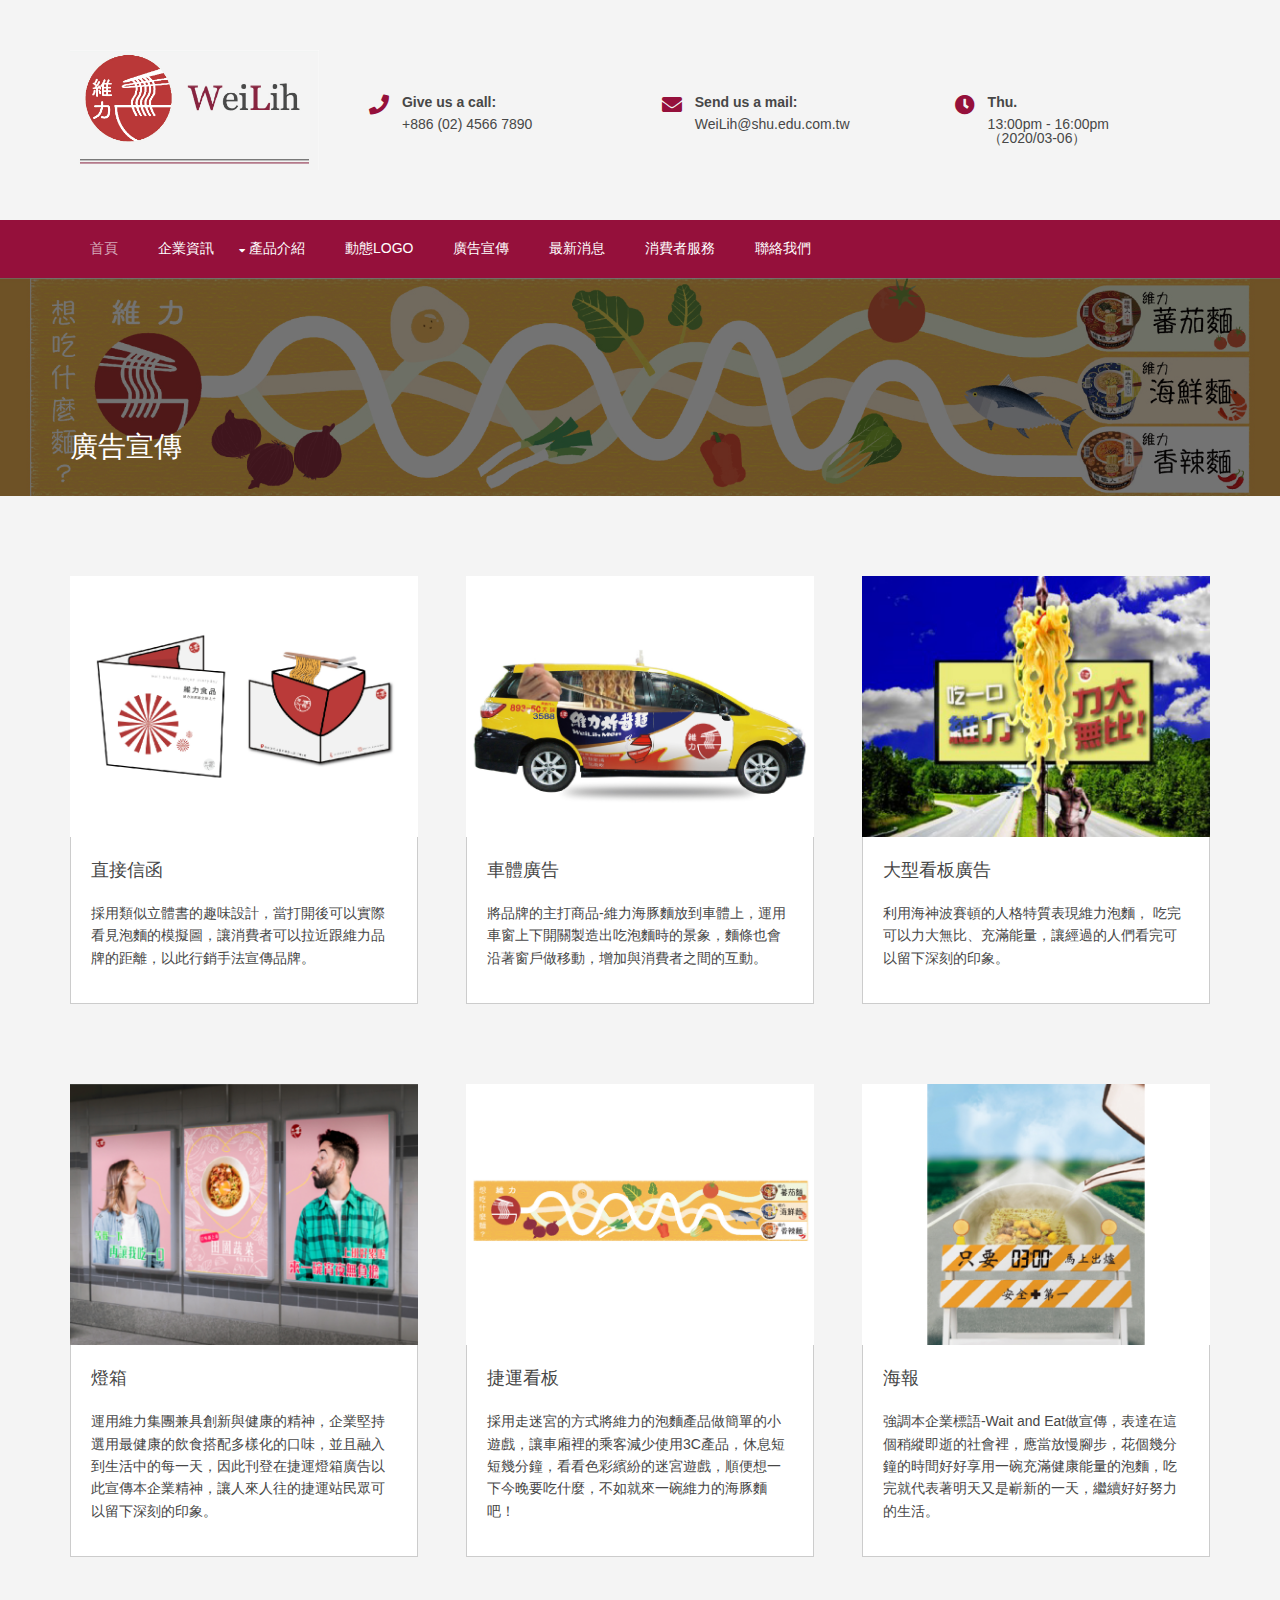
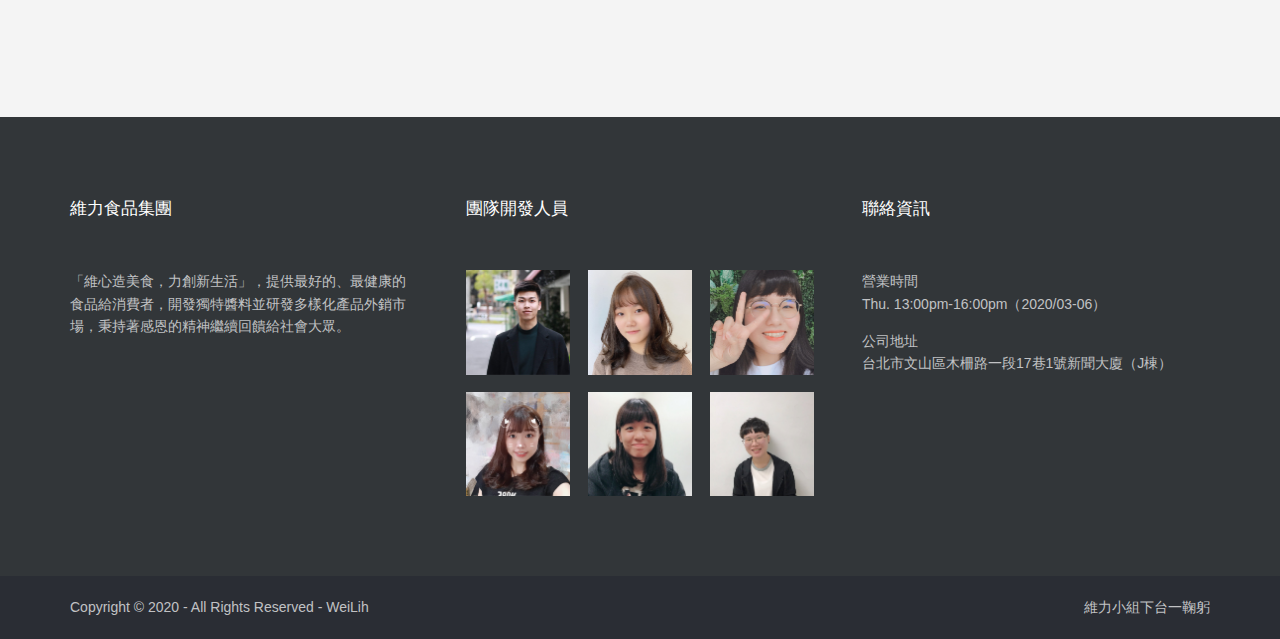
<file: pages/ad.html>
<!DOCTYPE html>
<!--
Template Name: Wavefire
Author: <a href="https://www.os-templates.com/">OS Templates</a>
Author URI: https://www.os-templates.com/
Copyright: OS-Templates.com
Licence: Free to use under our free template licence terms
Licence URI: https://www.os-templates.com/template-terms
-->
<html lang="">
<!-- To declare your language - read more here: https://www.w3.org/International/questions/qa-html-language-declarations -->
<head>
<title>WeiLih | 廣告宣傳</title>
<meta charset="utf-8">
<meta name="viewport" content="width=device-width, initial-scale=1.0, maximum-scale=1.0, user-scalable=no">
<link href="../layout/styles/layout.css" rel="stylesheet" type="text/css" media="all">
</head>
<body id="top">
<!-- ################################################################################################ -->
<!-- ################################################################################################ -->
<!-- ################################################################################################ -->
<div class="wrapper row0">
  <header id="header" class="hoc clear"> 
    <!-- ################################################################################################ -->
    <div id="logo" class="one_quarter first">
      <a href="../index.html#"><img style="float: left;" src="../images/demo/logo2.jpg"" alt="logo"></a>
    </div>
    <div class="three_quarter">
      <ul class="nospace clear"><br/><br/>
        <li class="one_third first">
          <div class="block clear"><a href="../index.html#"><i class="fas fa-phone"></i></a> <span><strong>Give us a call:</strong> +886 (02) 4566 7890</span></div>
        </li>
        <li class="one_third">
          <div class="block clear"><a href="../index.html#"><i class="fas fa-envelope"></i></a> <span><strong>Send us a mail:</strong> WeiLih@shu.edu.com.tw</span></div>
        </li>
        <li class="one_third">
          <div class="block clear"><a href="../index.html#"><i class="fas fa-clock"></i></a> <span><strong> Thu.</strong> 13:00pm - 16:00pm​<br/>（2020/03-06）</span></div>
        </li>
      </ul>
    </div>
    <!-- ################################################################################################ -->
  </header>
</div>
<!-- ################################################################################################ -->
<!-- ################################################################################################ -->
<!-- ################################################################################################ -->
<div class="wrapper row1">
  <section class="hoc clear"> 
    <!-- ################################################################################################ -->
    <nav id="mainav">
      <ul class="clear">
        <li class="active"><a href="../index.html#">首頁</a></li>
        <li><a href="../index.html#">企業資訊</a>
        <li><a class="drop" href="#">產品介紹</a>
          <ul>
            <li><a href="#">鬼麵</a></li>
            <li><a href="#">炸醬麵</a></li>
            <li><a href="#">鴛鴦麵</a></li>
            <li><a href="#">海豚麵</a></li>
            <li><a href="#">田園蔬菜麵</a></li>
            <li><a href="#">大白鯊魚麵</a></li>
            <li><a href="#">海神三叉麵</a></li>
          </ul>
        </li>
        <li><a href="logo.html">動態LOGO</a></li>
        <li><a href="ad.html">廣告宣傳</a></li>
        <li><a href="../index.html#">最新消息</a></li>
        <li><a href="../index.html#">消費者服務</a></li>
        <li><a href="../index.html#">聯絡我們</a></li>
      </ul>
    </nav>
    <!-- ################################################################################################ -->
    <!-- ################################################################################################ -->
  </section>
</div>
<!-- ################################################################################################ -->
<!-- ################################################################################################ -->
<!-- ################################################################################################ -->
<div class="wrapper bgded overlay" style="background-image:url('../images/demo/backgrounds/top5.jpg');">
  <div id="breadcrumb" class="hoc clear"> 
    <!-- ################################################################################################ -->
    <h6 class="heading">廣告宣傳</h6>
    <!-- ################################################################################################ -->
  </div>
</div>
<!-- ################################################################################################ -->
<!-- ################################################################################################ -->
<!-- ################################################################################################ -->
<div class="wrapper row2">
  <section class="hoc container clear"> 
    <!-- ################################################################################################ -->
    <div id="latest" class="group">
      <article class="one_third first"><img src="../images/demo/middle2-1.jpg" alt="">
        <div class="excerpt">
          <h6 class="heading">直接信函</h6>
          <p>採用類似立體書的趣味設計，當打開後可以實際看見泡麵的模擬圖，讓消費者可以拉近跟維力品牌的距離，以此行銷手法宣傳品牌。</p>
        </div>
      </article>
      <article class="one_third"><img src="../images/demo/middle2-2.jpg" alt="">
        <div class="excerpt">
          <h6 class="heading">車體廣告</h6>
          <p>將品牌的主打商品-維力海豚麵放到車體上，運用車窗上下開關製造出吃泡麵時的景象，麵條也會沿著窗戶做移動，增加與消費者之間的互動。</p>
        </div>
      </article>
      <article class="one_third"><img src="../images/demo/middle2-3.jpg" alt="">
        <div class="excerpt">
          <h6 class="heading">大型看板廣告</h6>
          <p>利用海神波賽頓的人格特質表現維力泡麵， 吃完可以力大無比、充滿能量，讓經過的人們看完可以留下深刻的印象。</p>
        </div>
      </article>
      </div>
      <div id="latest" class="group">
      <article class="one_third first"><img src="../images/demo/middle2-4.jpg" alt="">
        <div class="excerpt">
          <h6 class="heading">燈箱</h6>
          <p>運用維力集團兼具創新與健康的精神，企業堅持選用最健康的飲食搭配多樣化的口味，並且融入到生活中的每一天，因此刊登在捷運燈箱廣告以此宣傳本企業精神，讓人來人往的捷運站民眾可以留下深刻的印象。</p>
        </div>
      </article>
      <article class="one_third"><img src="../images/demo/middle2-5.jpg" alt="">
        <div class="excerpt">
          <h6 class="heading">捷運看板</h6>
          <p>採用走迷宮的方式將維力的泡麵產品做簡單的小遊戲，讓車廂裡的乘客減少使用3C產品，休息短短幾分鐘，看看色彩繽紛的迷宮遊戲，順便想一下今晚要吃什麼，不如就來一碗維力的海豚麵吧！</p>
        </div>
      </article>
      <article class="one_third"><img src="../images/demo/middle2-6.jpg" alt="">
        <div class="excerpt">
          <h6 class="heading">海報</h6>
          <p>強調本企業標語-Wait and Eat做宣傳，表達在這個稍縱即逝的社會裡，應當放慢腳步，花個幾分鐘的時間好好享用一碗充滿健康能量的泡麵，吃完就代表著明天又是嶄新的一天，繼續好好努力的生活。</p>
        </div>
      </article>
    </div>
    <!-- ################################################################################################ -->
  </section>
</div>
<!-- ################################################################################################ -->
<!-- ################################################################################################ -->
<!-- ################################################################################################ -->
<div class="wrapper row4">
  <footer id="footer" class="hoc clear"> 
    <!-- ################################################################################################ -->
    <div class="one_third first">
      <h6 class="heading">維力食品集團</h6>
      <p>「維心造美食，力創新生活」，提供最好的、最健康的食品給消費者，開發獨特醬料並研發多樣化產品外銷市場，秉持著感恩的精神繼續回饋給社會大眾。</p>
    </div>
    <div class="one_third">
      <h6 class="heading">團隊開發人員</h6>
      <ul class="nospace clear latestimg">
        <li><img src="../images/demo/member01.jpg" alt="009"></li>
        <li><img src="../images/demo/member02.jpg" alt="037"></li>
        <li><img src="../images/demo/member03.jpg" alt="047"></li>
        <li><img src="../images/demo/member04.jpg" alt="059"></li>
        <li><img src="../images/demo/member05.jpg" alt="083"></li>
        <li><img src="../images/demo/member06.jpg" alt="271"></li>
      </ul>
    </div>
    <div class="one_third">
      <h6 class="heading">聯絡資訊</h6>
      <p class="nospace btmspace-15">營業時間</br>
Thu. 13:00pm-16:00pm（2020/03-06）</p>
<p class="nospace btmspace-15">公司地址</br>
  台北市文山區木柵路一段17巷1號新聞大廈（J棟）</p>
    </div>
    <!-- ################################################################################################ -->
  </footer>
</div>
<!-- ################################################################################################ -->
<!-- ################################################################################################ -->
<!-- ################################################################################################ -->
<div class="wrapper row5">
  <div id="copyright" class="hoc clear"> 
    <!-- ################################################################################################ -->
    <p class="fl_left">Copyright &copy; 2020 - All Rights Reserved - <a href="#">WeiLih</a></p>
    <p class="fl_right">維力小組<a target="_blank" href="https://www.os-templates.com/" title="Free Website Templates">下台一鞠躬</a></p>
    <!-- ################################################################################################ -->
  </div>
</div>
<!-- ################################################################################################ -->
<!-- ################################################################################################ -->
<!-- ################################################################################################ -->
<a id="backtotop" href="#top"><i class="fas fa-chevron-up"></i></a>
<!-- JAVASCRIPTS -->
<script src="../layout/scripts/jquery.min.js"></script>
<script src="../layout/scripts/jquery.backtotop.js"></script>
<script src="../layout/scripts/jquery.mobilemenu.js"></script>
</body>
</html>
</file>
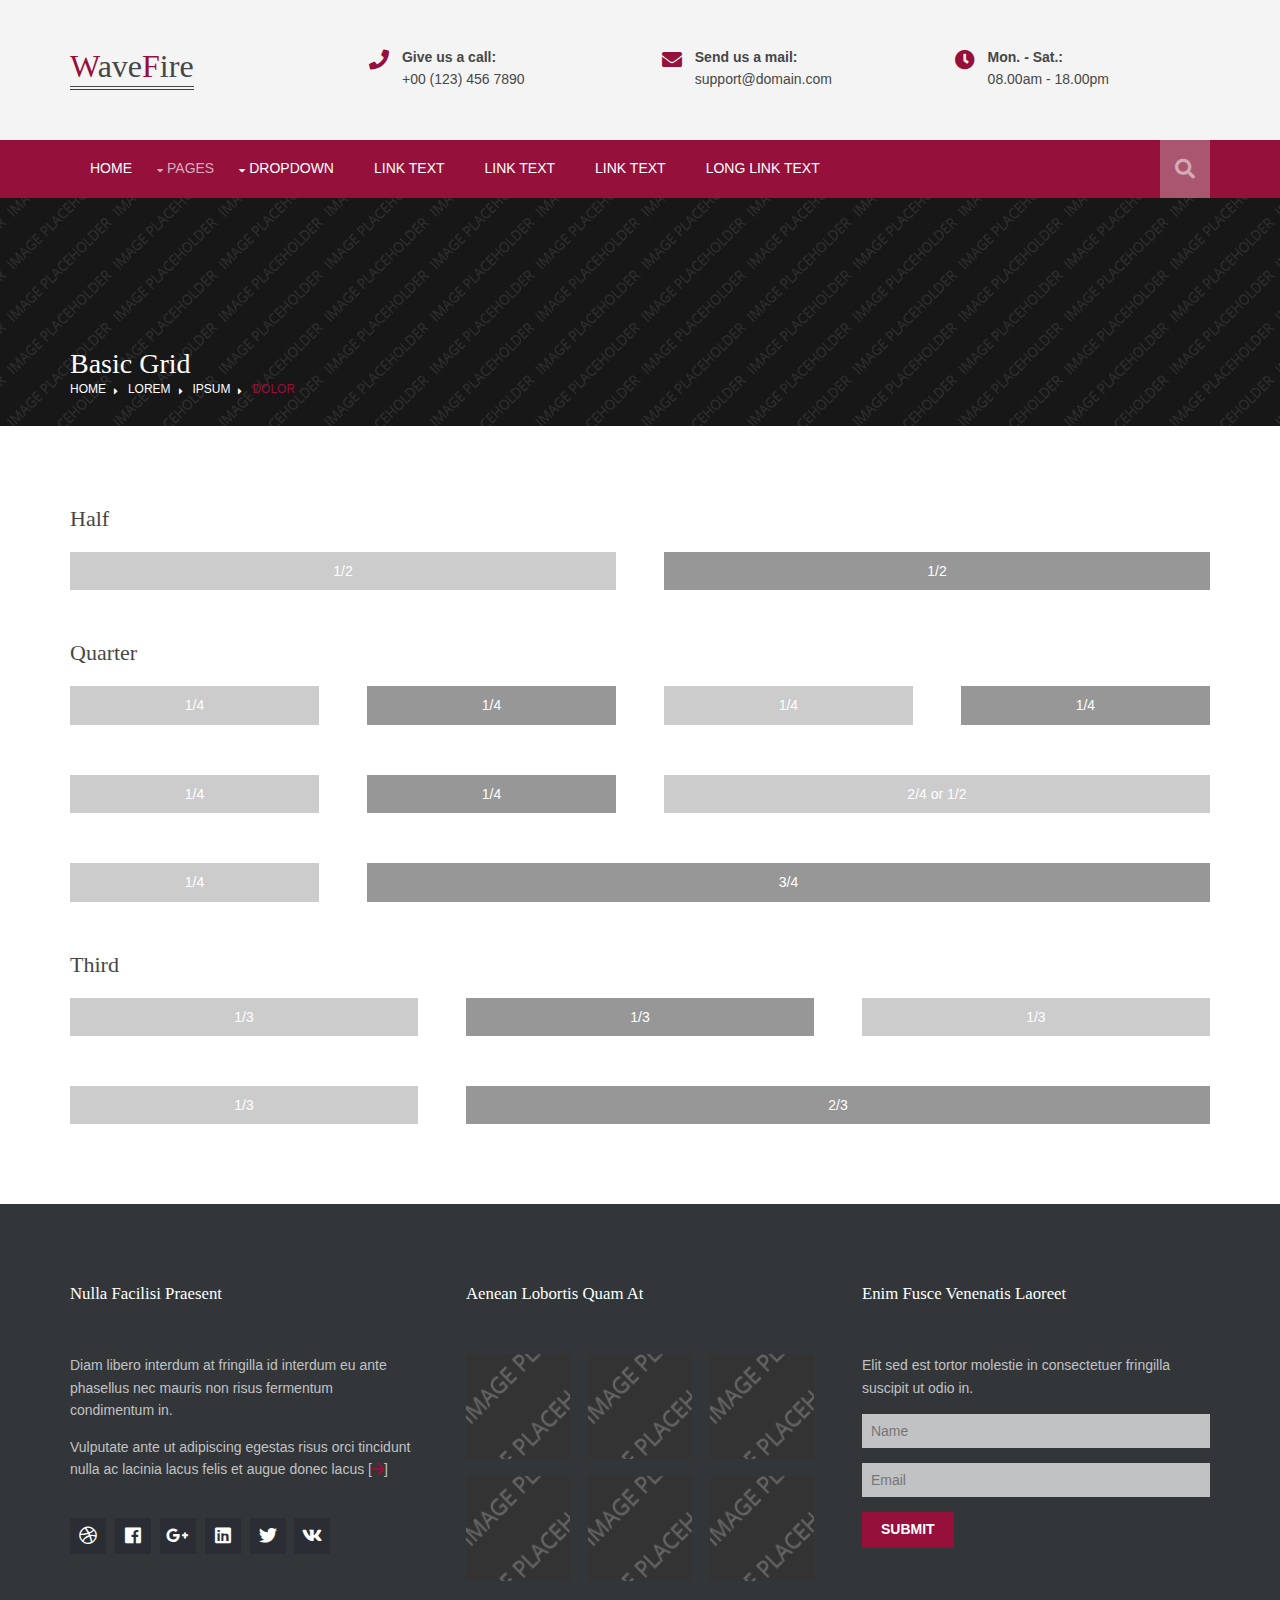
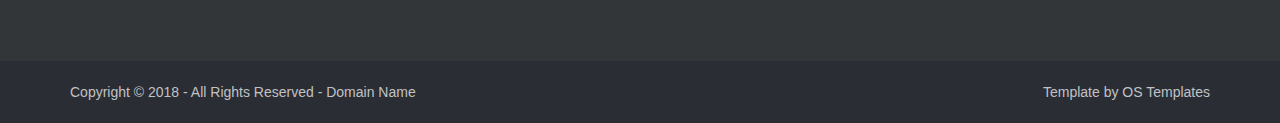
<file: pages/basic-grid.html>
<!DOCTYPE html>
<!--
Template Name: Wavefire
Author: <a href="https://www.os-templates.com/">OS Templates</a>
Author URI: https://www.os-templates.com/
Copyright: OS-Templates.com
Licence: Free to use under our free template licence terms
Licence URI: https://www.os-templates.com/template-terms
-->
<html lang="">
<!-- To declare your language - read more here: https://www.w3.org/International/questions/qa-html-language-declarations -->
<head>
<title>Wavefire | Pages | Basic Grid</title>
<meta charset="utf-8">
<meta name="viewport" content="width=device-width, initial-scale=1.0, maximum-scale=1.0, user-scalable=no">
<link href="../layout/styles/layout.css" rel="stylesheet" type="text/css" media="all">
<style type="text/css">
/* DEMO ONLY */
.container .demo{text-align:center;}
.container .demo div{padding:8px 0;}
.container .demo div:nth-child(odd){color:#FFFFFF; background:#CCCCCC;}
.container .demo div:nth-child(even){color:#FFFFFF; background:#979797;}
@media screen and (max-width:900px){.container .demo div{margin-bottom:0;}}
/* DEMO ONLY */
</style>
</head>
<body id="top">
<!-- ################################################################################################ -->
<!-- ################################################################################################ -->
<!-- ################################################################################################ -->
<div class="wrapper row0">
  <header id="header" class="hoc clear"> 
    <!-- ################################################################################################ -->
    <div id="logo" class="one_quarter first">
      <h1><a href="../index.html"><span>w</span>ave<span>f</span>ire</a></h1>
    </div>
    <div class="three_quarter">
      <ul class="nospace clear">
        <li class="one_third first">
          <div class="block clear"><a href="#"><i class="fas fa-phone"></i></a> <span><strong>Give us a call:</strong> +00 (123) 456 7890</span></div>
        </li>
        <li class="one_third">
          <div class="block clear"><a href="#"><i class="fas fa-envelope"></i></a> <span><strong>Send us a mail:</strong> support@domain.com</span></div>
        </li>
        <li class="one_third">
          <div class="block clear"><a href="#"><i class="fas fa-clock"></i></a> <span><strong> Mon. - Sat.:</strong> 08.00am - 18.00pm</span></div>
        </li>
      </ul>
    </div>
    <!-- ################################################################################################ -->
  </header>
</div>
<!-- ################################################################################################ -->
<!-- ################################################################################################ -->
<!-- ################################################################################################ -->
<div class="wrapper row1">
  <section class="hoc clear"> 
    <!-- ################################################################################################ -->
    <nav id="mainav">
      <ul class="clear">
        <li><a href="../index.html">Home</a></li>
        <li class="active"><a class="drop" href="#">Pages</a>
          <ul>
            <li><a href="gallery.html">Gallery</a></li>
            <li><a href="full-width.html">Full Width</a></li>
            <li><a href="sidebar-left.html">Sidebar Left</a></li>
            <li><a href="sidebar-right.html">Sidebar Right</a></li>
            <li class="active"><a href="basic-grid.html">Basic Grid</a></li>
            <li><a href="font-icons.html">Font Icons</a></li>
          </ul>
        </li>
        <li><a class="drop" href="#">Dropdown</a>
          <ul>
            <li><a href="#">Level 2</a></li>
            <li><a class="drop" href="#">Level 2 + Drop</a>
              <ul>
                <li><a href="#">Level 3</a></li>
                <li><a href="#">Level 3</a></li>
                <li><a href="#">Level 3</a></li>
              </ul>
            </li>
            <li><a href="#">Level 2</a></li>
          </ul>
        </li>
        <li><a href="#">Link Text</a></li>
        <li><a href="#">Link Text</a></li>
        <li><a href="#">Link Text</a></li>
        <li><a href="#">Long Link Text</a></li>
      </ul>
    </nav>
    <!-- ################################################################################################ -->
    <div id="searchform">
      <div>
        <form action="#" method="post">
          <fieldset>
            <legend>Quick Search:</legend>
            <input type="text" placeholder="Enter search term&hellip;">
            <button type="submit"><i class="fas fa-search"></i></button>
          </fieldset>
        </form>
      </div>
    </div>
    <!-- ################################################################################################ -->
  </section>
</div>
<!-- ################################################################################################ -->
<!-- ################################################################################################ -->
<!-- ################################################################################################ -->
<div class="wrapper bgded overlay" style="background-image:url('../images/demo/backgrounds/01.png');">
  <div id="breadcrumb" class="hoc clear"> 
    <!-- ################################################################################################ -->
    <h6 class="heading">Basic Grid</h6>
    <ul>
      <li><a href="#">Home</a></li>
      <li><a href="#">Lorem</a></li>
      <li><a href="#">Ipsum</a></li>
      <li><a href="#">Dolor</a></li>
    </ul>
    <!-- ################################################################################################ -->
  </div>
</div>
<!-- ################################################################################################ -->
<!-- ################################################################################################ -->
<!-- ################################################################################################ -->
<div class="wrapper row3">
  <main class="hoc container clear"> 
    <!-- main body -->
    <!-- ################################################################################################ -->
    <div class="content"> 
      <!-- ################################################################################################ -->
      <h2>Half</h2>
      <!-- ################################################################################################ -->
      <div class="group btmspace-50 demo">
        <div class="one_half first">1/2</div>
        <div class="one_half">1/2</div>
      </div>
      <!-- ################################################################################################ -->
      <h2>Quarter</h2>
      <!-- ################################################################################################ -->
      <div class="group btmspace-50 demo">
        <div class="one_quarter first">1/4</div>
        <div class="one_quarter">1/4</div>
        <div class="one_quarter">1/4</div>
        <div class="one_quarter">1/4</div>
      </div>
      <div class="group btmspace-50 demo">
        <div class="one_quarter first">1/4</div>
        <div class="one_quarter">1/4</div>
        <div class="two_quarter">2/4 or 1/2</div>
      </div>
      <div class="group btmspace-50 demo">
        <div class="one_quarter first">1/4</div>
        <div class="three_quarter">3/4</div>
      </div>
      <!-- ################################################################################################ -->
      <h2>Third</h2>
      <!-- ################################################################################################ -->
      <div class="group btmspace-50 demo">
        <div class="one_third first">1/3</div>
        <div class="one_third">1/3</div>
        <div class="one_third">1/3</div>
      </div>
      <div class="group demo">
        <div class="one_third first">1/3</div>
        <div class="two_third">2/3</div>
      </div>
      <!-- ################################################################################################ -->
    </div>
    <!-- ################################################################################################ -->
    <!-- / main body -->
    <div class="clear"></div>
  </main>
</div>
<!-- ################################################################################################ -->
<!-- ################################################################################################ -->
<!-- ################################################################################################ -->
<div class="wrapper row4">
  <footer id="footer" class="hoc clear"> 
    <!-- ################################################################################################ -->
    <div class="one_third first">
      <h6 class="heading">Nulla facilisi praesent</h6>
      <p>Diam libero interdum at fringilla id interdum eu ante phasellus nec mauris non risus fermentum condimentum in.</p>
      <p class="btmspace-30">Vulputate ante ut adipiscing egestas risus orci tincidunt nulla ac lacinia lacus felis et augue donec lacus [<a href="#"><i class="fas fa-arrow-right"></i></a>]</p>
      <ul class="faico clear">
        <li><a class="faicon-dribble" href="#"><i class="fab fa-dribbble"></i></a></li>
        <li><a class="faicon-facebook" href="#"><i class="fab fa-facebook"></i></a></li>
        <li><a class="faicon-google-plus" href="#"><i class="fab fa-google-plus-g"></i></a></li>
        <li><a class="faicon-linkedin" href="#"><i class="fab fa-linkedin"></i></a></li>
        <li><a class="faicon-twitter" href="#"><i class="fab fa-twitter"></i></a></li>
        <li><a class="faicon-vk" href="#"><i class="fab fa-vk"></i></a></li>
      </ul>
    </div>
    <div class="one_third">
      <h6 class="heading">Aenean lobortis quam at</h6>
      <ul class="nospace clear latestimg">
        <li><a href="#"><img src="../images/demo/100x100.png" alt=""></a></li>
        <li><a href="#"><img src="../images/demo/100x100.png" alt=""></a></li>
        <li><a href="#"><img src="../images/demo/100x100.png" alt=""></a></li>
        <li><a href="#"><img src="../images/demo/100x100.png" alt=""></a></li>
        <li><a href="#"><img src="../images/demo/100x100.png" alt=""></a></li>
        <li><a href="#"><img src="../images/demo/100x100.png" alt=""></a></li>
      </ul>
    </div>
    <div class="one_third">
      <h6 class="heading">Enim fusce venenatis laoreet</h6>
      <p class="nospace btmspace-15">Elit sed est tortor molestie in consectetuer fringilla suscipit ut odio in.</p>
      <form method="post" action="#">
        <fieldset>
          <legend>Newsletter:</legend>
          <input class="btmspace-15" type="text" value="" placeholder="Name">
          <input class="btmspace-15" type="text" value="" placeholder="Email">
          <button type="submit" value="submit">Submit</button>
        </fieldset>
      </form>
    </div>
    <!-- ################################################################################################ -->
  </footer>
</div>
<!-- ################################################################################################ -->
<!-- ################################################################################################ -->
<!-- ################################################################################################ -->
<div class="wrapper row5">
  <div id="copyright" class="hoc clear"> 
    <!-- ################################################################################################ -->
    <p class="fl_left">Copyright &copy; 2018 - All Rights Reserved - <a href="#">Domain Name</a></p>
    <p class="fl_right">Template by <a target="_blank" href="https://www.os-templates.com/" title="Free Website Templates">OS Templates</a></p>
    <!-- ################################################################################################ -->
  </div>
</div>
<!-- ################################################################################################ -->
<!-- ################################################################################################ -->
<!-- ################################################################################################ -->
<a id="backtotop" href="#top"><i class="fas fa-chevron-up"></i></a>
<!-- JAVASCRIPTS -->
<script src="../layout/scripts/jquery.min.js"></script>
<script src="../layout/scripts/jquery.backtotop.js"></script>
<script src="../layout/scripts/jquery.mobilemenu.js"></script>
</body>
</html>
</file>
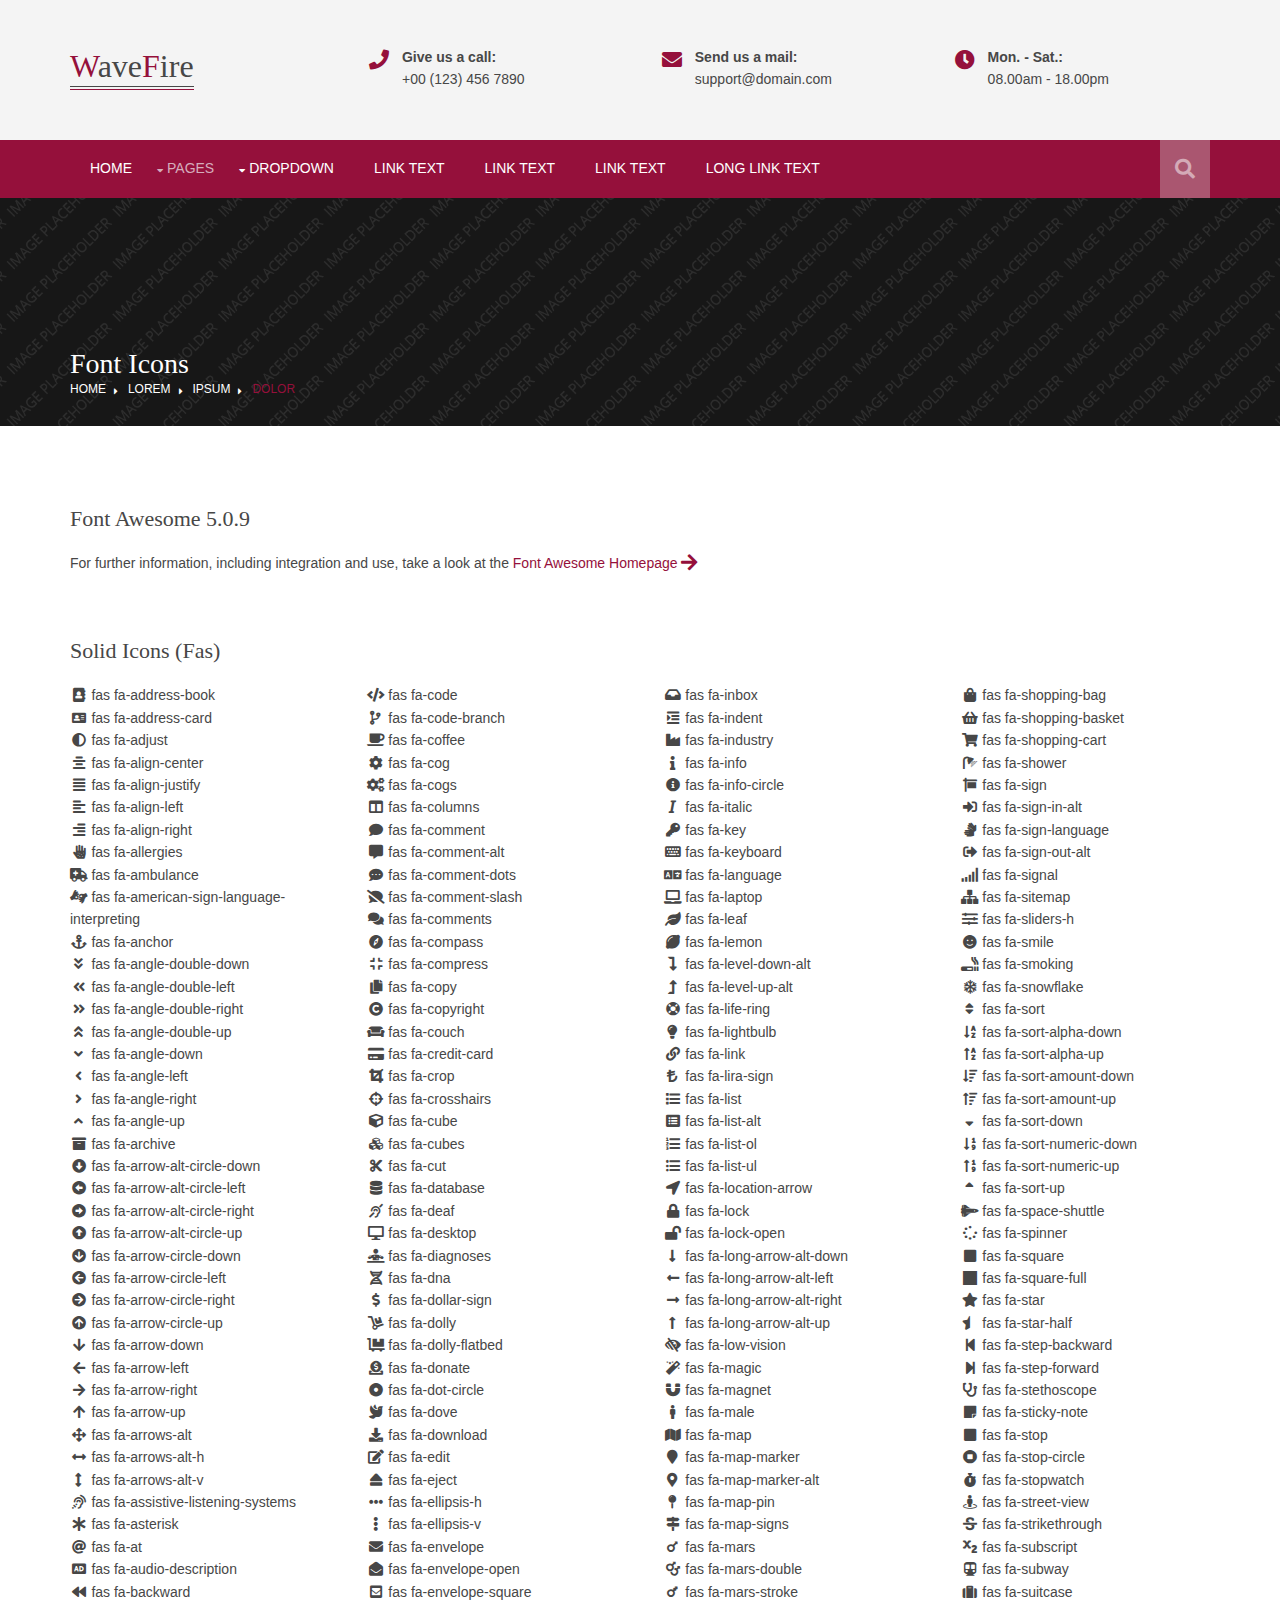
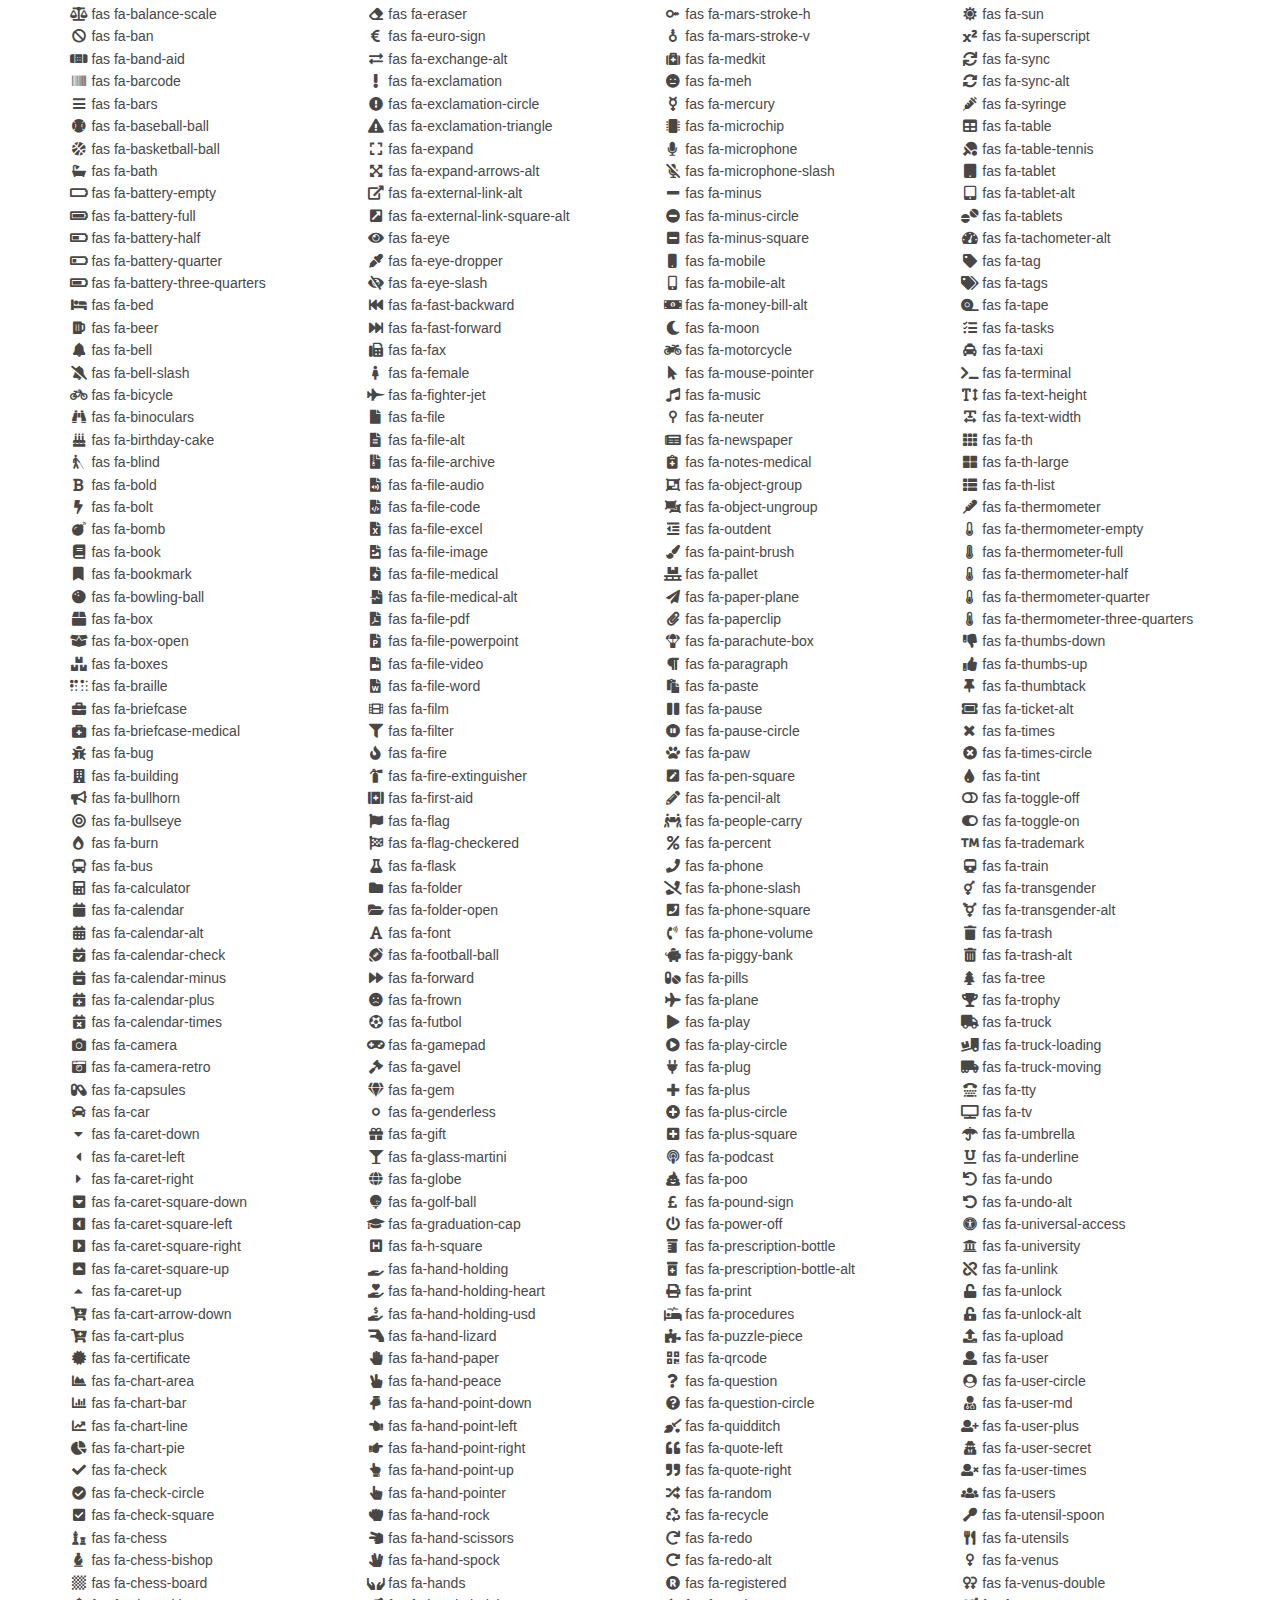
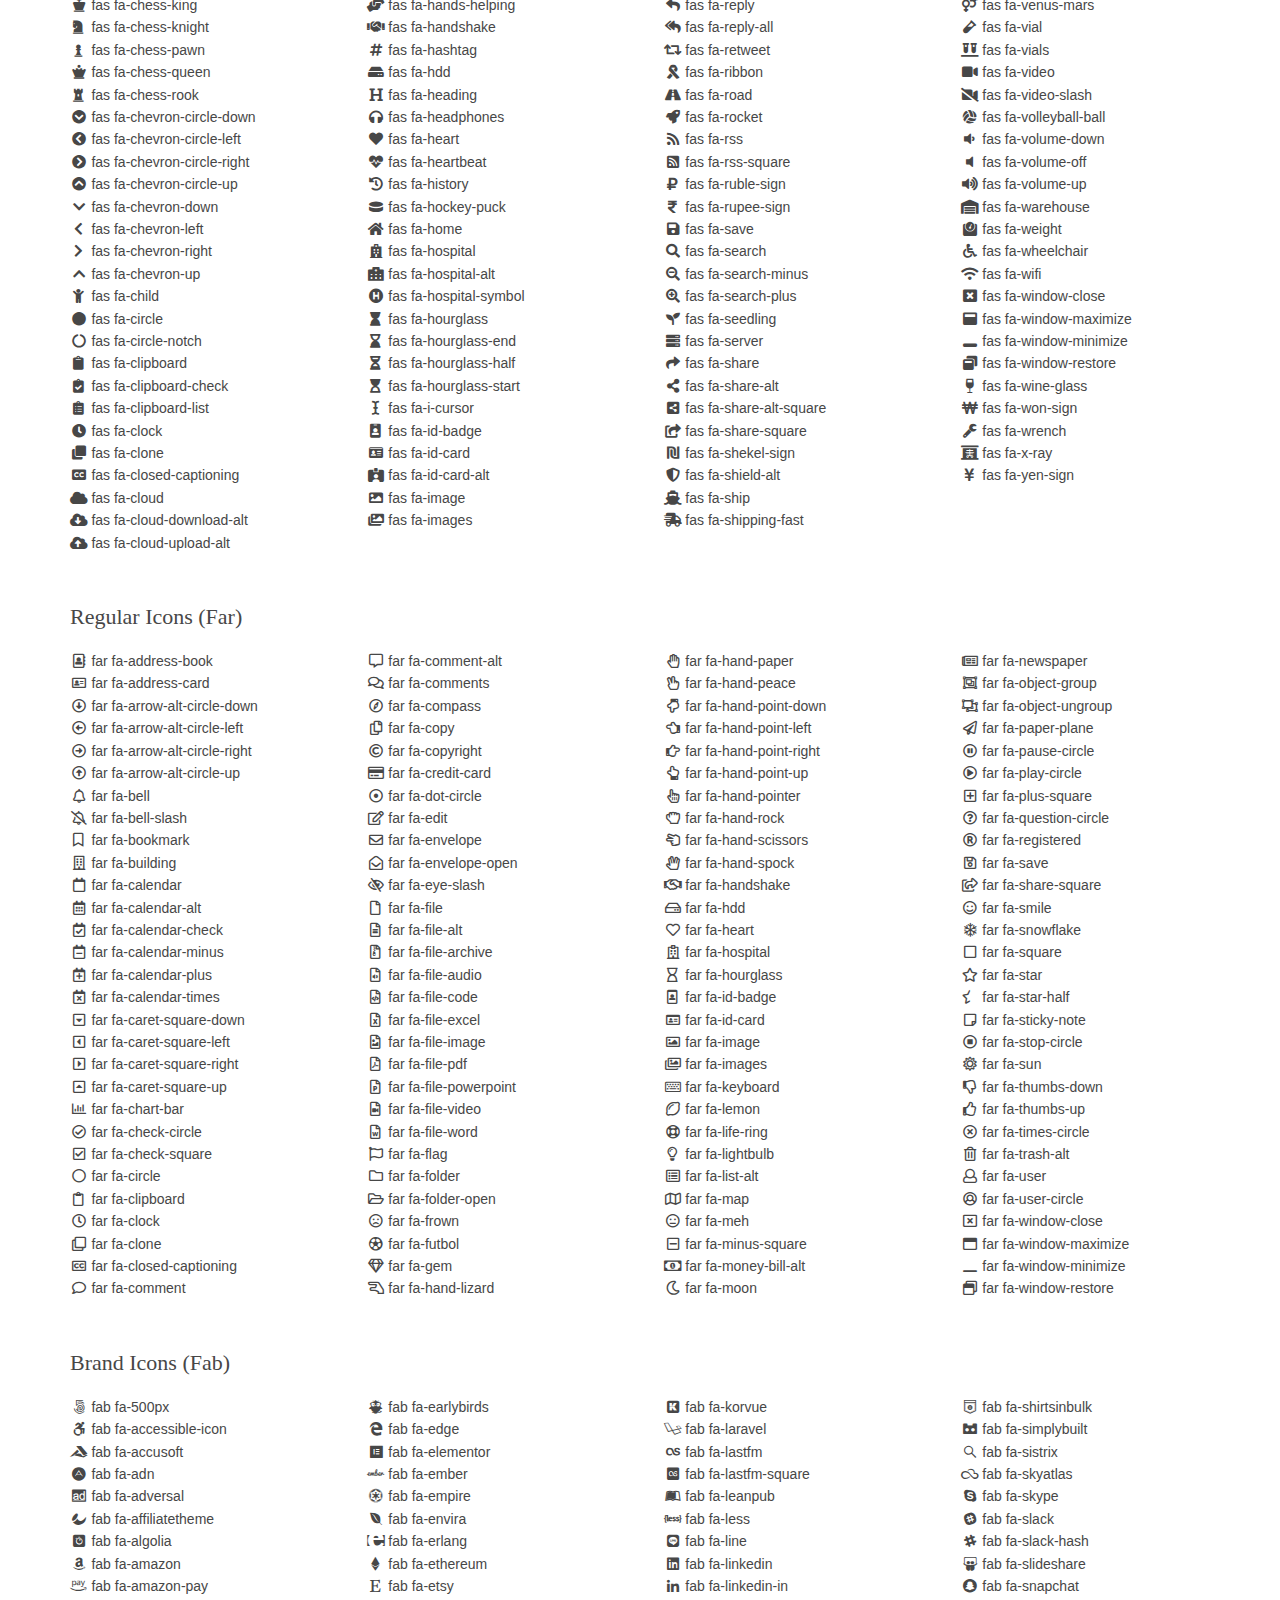
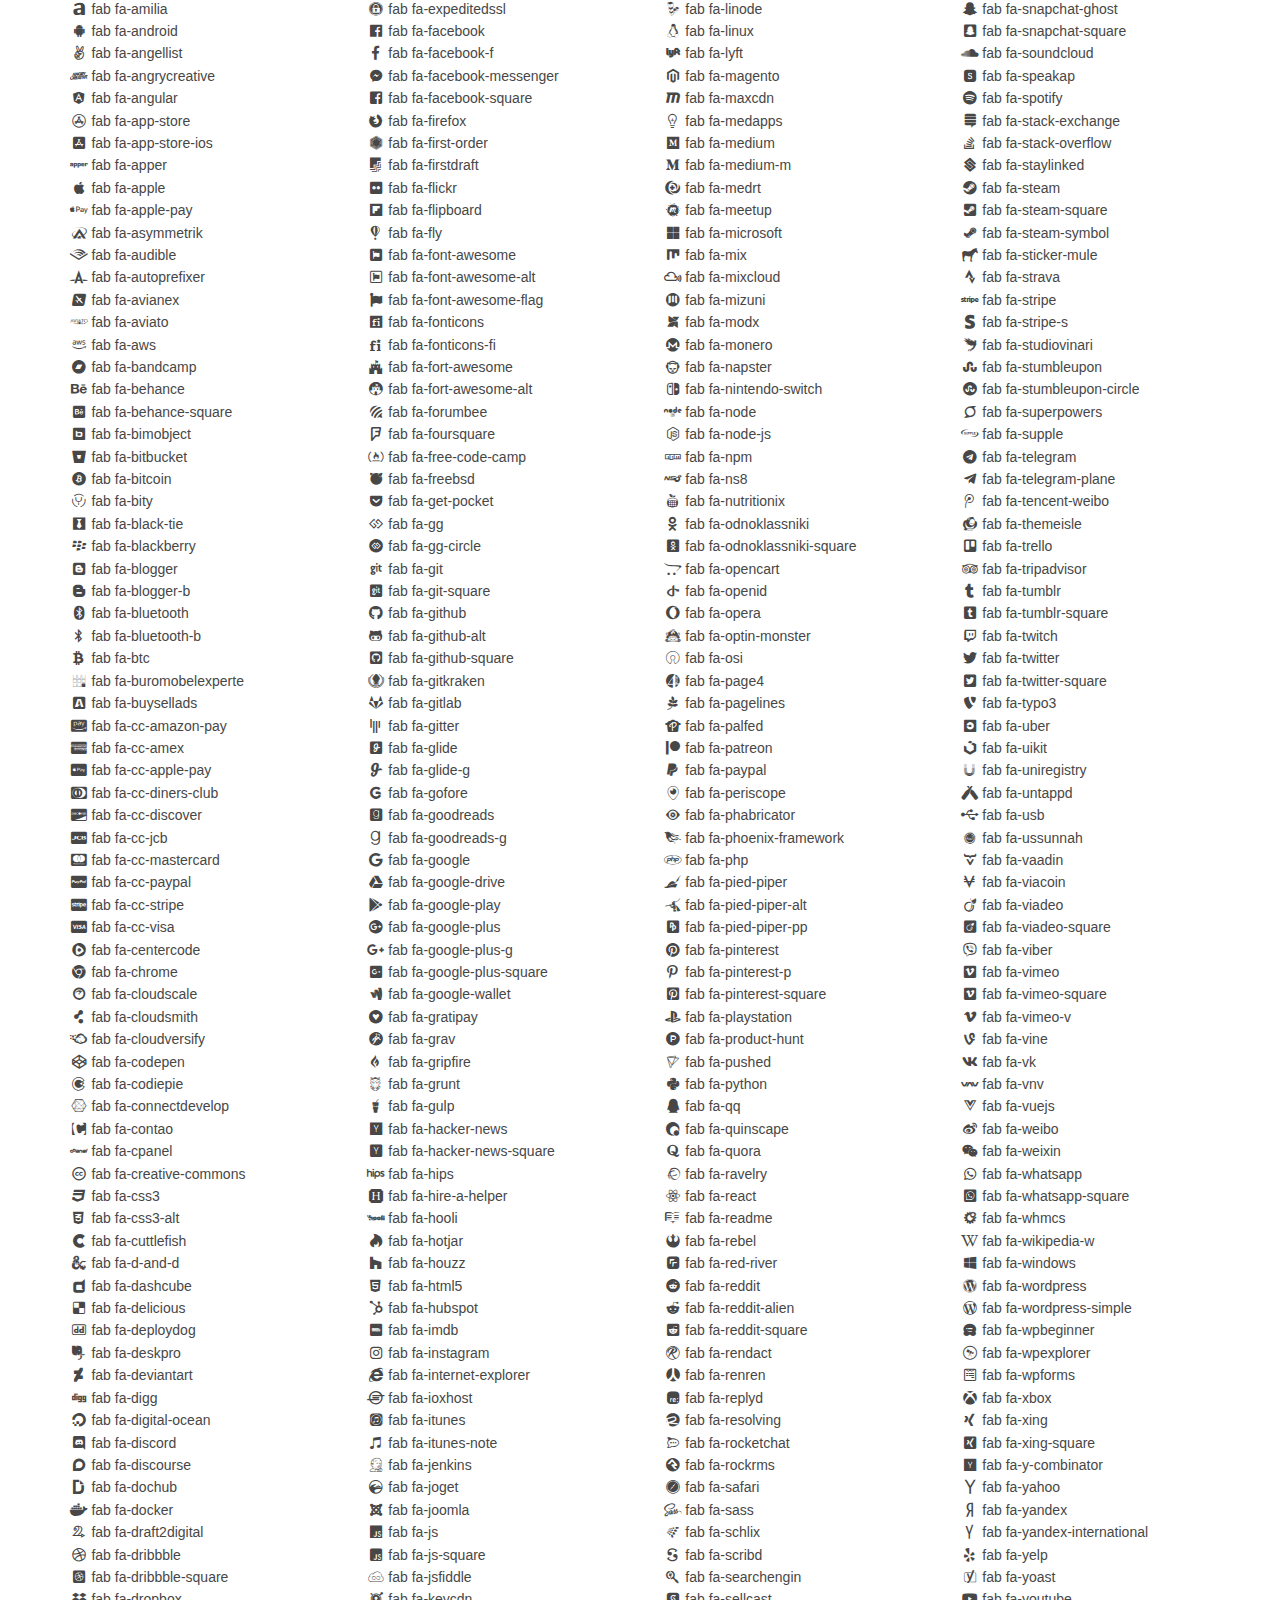
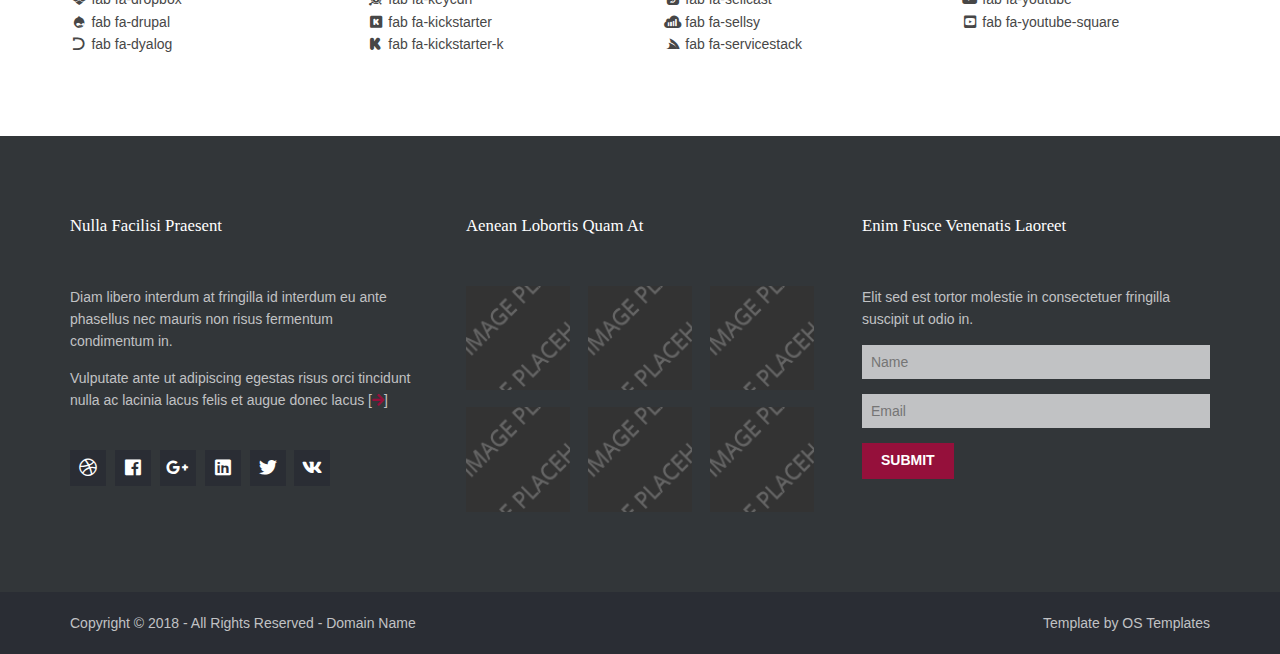
<file: pages/font-icons.html>
<!DOCTYPE html>
<!--
Template Name: Wavefire
Author: <a href="https://www.os-templates.com/">OS Templates</a>
Author URI: https://www.os-templates.com/
Copyright: OS-Templates.com
Licence: Free to use under our free template licence terms
Licence URI: https://www.os-templates.com/template-terms
-->
<html lang="">
<!-- To declare your language - read more here: https://www.w3.org/International/questions/qa-html-language-declarations -->
<head>
<title>Wavefire | Pages | Font Icons</title>
<meta charset="utf-8">
<meta name="viewport" content="width=device-width, initial-scale=1.0, maximum-scale=1.0, user-scalable=no">
<link href="../layout/styles/layout.css" rel="stylesheet" type="text/css" media="all">
</head>
<body id="top">
<!-- ################################################################################################ -->
<!-- ################################################################################################ -->
<!-- ################################################################################################ -->
<div class="wrapper row0">
  <header id="header" class="hoc clear"> 
    <!-- ################################################################################################ -->
    <div id="logo" class="one_quarter first">
      <h1><a href="../index.html"><span>w</span>ave<span>f</span>ire</a></h1>
    </div>
    <div class="three_quarter">
      <ul class="nospace clear">
        <li class="one_third first">
          <div class="block clear"><a href="#"><i class="fas fa-phone"></i></a> <span><strong>Give us a call:</strong> +00 (123) 456 7890</span></div>
        </li>
        <li class="one_third">
          <div class="block clear"><a href="#"><i class="fas fa-envelope"></i></a> <span><strong>Send us a mail:</strong> support@domain.com</span></div>
        </li>
        <li class="one_third">
          <div class="block clear"><a href="#"><i class="fas fa-clock"></i></a> <span><strong> Mon. - Sat.:</strong> 08.00am - 18.00pm</span></div>
        </li>
      </ul>
    </div>
    <!-- ################################################################################################ -->
  </header>
</div>
<!-- ################################################################################################ -->
<!-- ################################################################################################ -->
<!-- ################################################################################################ -->
<div class="wrapper row1">
  <section class="hoc clear"> 
    <!-- ################################################################################################ -->
    <nav id="mainav">
      <ul class="clear">
        <li><a href="../index.html">Home</a></li>
        <li class="active"><a class="drop" href="#">Pages</a>
          <ul>
            <li><a href="gallery.html">Gallery</a></li>
            <li><a href="full-width.html">Full Width</a></li>
            <li><a href="sidebar-left.html">Sidebar Left</a></li>
            <li><a href="sidebar-right.html">Sidebar Right</a></li>
            <li><a href="basic-grid.html">Basic Grid</a></li>
            <li class="active"><a href="font-icons.html">Font Icons</a></li>
          </ul>
        </li>
        <li><a class="drop" href="#">Dropdown</a>
          <ul>
            <li><a href="#">Level 2</a></li>
            <li><a class="drop" href="#">Level 2 + Drop</a>
              <ul>
                <li><a href="#">Level 3</a></li>
                <li><a href="#">Level 3</a></li>
                <li><a href="#">Level 3</a></li>
              </ul>
            </li>
            <li><a href="#">Level 2</a></li>
          </ul>
        </li>
        <li><a href="#">Link Text</a></li>
        <li><a href="#">Link Text</a></li>
        <li><a href="#">Link Text</a></li>
        <li><a href="#">Long Link Text</a></li>
      </ul>
    </nav>
    <!-- ################################################################################################ -->
    <div id="searchform">
      <div>
        <form action="#" method="post">
          <fieldset>
            <legend>Quick Search:</legend>
            <input type="text" placeholder="Enter search term&hellip;">
            <button type="submit"><i class="fas fa-search"></i></button>
          </fieldset>
        </form>
      </div>
    </div>
    <!-- ################################################################################################ -->
  </section>
</div>
<!-- ################################################################################################ -->
<!-- ################################################################################################ -->
<!-- ################################################################################################ -->
<div class="wrapper bgded overlay" style="background-image:url('../images/demo/backgrounds/01.png');">
  <div id="breadcrumb" class="hoc clear"> 
    <!-- ################################################################################################ -->
    <h6 class="heading">Font Icons</h6>
    <ul>
      <li><a href="#">Home</a></li>
      <li><a href="#">Lorem</a></li>
      <li><a href="#">Ipsum</a></li>
      <li><a href="#">Dolor</a></li>
    </ul>
    <!-- ################################################################################################ -->
  </div>
</div>
<!-- ################################################################################################ -->
<!-- ################################################################################################ -->
<!-- ################################################################################################ -->
<div class="wrapper row3">
  <main class="hoc container clear"> 
    <!-- main body -->
    <!-- ################################################################################################ -->
    <div class="content"> 
      <!-- ################################################################################################ -->
      <div class="clear btmspace-50">
        <h2>Font Awesome 5.0.9</h2>
        <p class="clear">For further information, including integration and use, take a look at the <a target="_blank" rel="nofollow noopener" href="https://fontawesome.com/">Font Awesome Homepage <i class="fas fa-arrow-right fa-lg"></i></a></p>
      </div>
      <!-- ################################################################################################ -->
      <!-- ################################################################################################ -->
      <!-- ################################################################################################ -->
      <div class="clear btmspace-50">
        <h2>Solid Icons (fas)</h2>
        <div class="one_quarter first">
          <ul class="nospace">
            <li><i class="fa-address-book fa-fw fas"></i> fas fa-address-book</li>
            <li><i class="fa-address-card fa-fw fas"></i> fas fa-address-card</li>
            <li><i class="fa-adjust fa-fw fas"></i> fas fa-adjust</li>
            <li><i class="fa-align-center fa-fw fas"></i> fas fa-align-center</li>
            <li><i class="fa-align-justify fa-fw fas"></i> fas fa-align-justify</li>
            <li><i class="fa-align-left fa-fw fas"></i> fas fa-align-left</li>
            <li><i class="fa-align-right fa-fw fas"></i> fas fa-align-right</li>
            <li><i class="fa-allergies fa-fw fas"></i> fas fa-allergies</li>
            <li><i class="fa-ambulance fa-fw fas"></i> fas fa-ambulance</li>
            <li><i class="fa-american-sign-language-interpreting fa-fw fas"></i> fas fa-american-sign-language-interpreting</li>
            <li><i class="fa-anchor fa-fw fas"></i> fas fa-anchor</li>
            <li><i class="fa-angle-double-down fa-fw fas"></i> fas fa-angle-double-down</li>
            <li><i class="fa-angle-double-left fa-fw fas"></i> fas fa-angle-double-left</li>
            <li><i class="fa-angle-double-right fa-fw fas"></i> fas fa-angle-double-right</li>
            <li><i class="fa-angle-double-up fa-fw fas"></i> fas fa-angle-double-up</li>
            <li><i class="fa-angle-down fa-fw fas"></i> fas fa-angle-down</li>
            <li><i class="fa-angle-left fa-fw fas"></i> fas fa-angle-left</li>
            <li><i class="fa-angle-right fa-fw fas"></i> fas fa-angle-right</li>
            <li><i class="fa-angle-up fa-fw fas"></i> fas fa-angle-up</li>
            <li><i class="fa-archive fa-fw fas"></i> fas fa-archive</li>
            <li><i class="fa-arrow-alt-circle-down fa-fw fas"></i> fas fa-arrow-alt-circle-down</li>
            <li><i class="fa-arrow-alt-circle-left fa-fw fas"></i> fas fa-arrow-alt-circle-left</li>
            <li><i class="fa-arrow-alt-circle-right fa-fw fas"></i> fas fa-arrow-alt-circle-right</li>
            <li><i class="fa-arrow-alt-circle-up fa-fw fas"></i> fas fa-arrow-alt-circle-up</li>
            <li><i class="fa-arrow-circle-down fa-fw fas"></i> fas fa-arrow-circle-down</li>
            <li><i class="fa-arrow-circle-left fa-fw fas"></i> fas fa-arrow-circle-left</li>
            <li><i class="fa-arrow-circle-right fa-fw fas"></i> fas fa-arrow-circle-right</li>
            <li><i class="fa-arrow-circle-up fa-fw fas"></i> fas fa-arrow-circle-up</li>
            <li><i class="fa-arrow-down fa-fw fas"></i> fas fa-arrow-down</li>
            <li><i class="fa-arrow-left fa-fw fas"></i> fas fa-arrow-left</li>
            <li><i class="fa-arrow-right fa-fw fas"></i> fas fa-arrow-right</li>
            <li><i class="fa-arrow-up fa-fw fas"></i> fas fa-arrow-up</li>
            <li><i class="fa-arrows-alt fa-fw fas"></i> fas fa-arrows-alt</li>
            <li><i class="fa-arrows-alt-h fa-fw fas"></i> fas fa-arrows-alt-h</li>
            <li><i class="fa-arrows-alt-v fa-fw fas"></i> fas fa-arrows-alt-v</li>
            <li><i class="fa-assistive-listening-systems fa-fw fas"></i> fas fa-assistive-listening-systems</li>
            <li><i class="fa-asterisk fa-fw fas"></i> fas fa-asterisk</li>
            <li><i class="fa-at fa-fw fas"></i> fas fa-at</li>
            <li><i class="fa-audio-description fa-fw fas"></i> fas fa-audio-description</li>
            <li><i class="fa-backward fa-fw fas"></i> fas fa-backward</li>
            <li><i class="fa-balance-scale fa-fw fas"></i> fas fa-balance-scale</li>
            <li><i class="fa-ban fa-fw fas"></i> fas fa-ban</li>
            <li><i class="fa-band-aid fa-fw fas"></i> fas fa-band-aid</li>
            <li><i class="fa-barcode fa-fw fas"></i> fas fa-barcode</li>
            <li><i class="fa-bars fa-fw fas"></i> fas fa-bars</li>
            <li><i class="fa-baseball-ball fa-fw fas"></i> fas fa-baseball-ball</li>
            <li><i class="fa-basketball-ball fa-fw fas"></i> fas fa-basketball-ball</li>
            <li><i class="fa-bath fa-fw fas"></i> fas fa-bath</li>
            <li><i class="fa-battery-empty fa-fw fas"></i> fas fa-battery-empty</li>
            <li><i class="fa-battery-full fa-fw fas"></i> fas fa-battery-full</li>
            <li><i class="fa-battery-half fa-fw fas"></i> fas fa-battery-half</li>
            <li><i class="fa-battery-quarter fa-fw fas"></i> fas fa-battery-quarter</li>
            <li><i class="fa-battery-three-quarters fa-fw fas"></i> fas fa-battery-three-quarters</li>
            <li><i class="fa-bed fa-fw fas"></i> fas fa-bed</li>
            <li><i class="fa-beer fa-fw fas"></i> fas fa-beer</li>
            <li><i class="fa-bell fa-fw fas"></i> fas fa-bell</li>
            <li><i class="fa-bell-slash fa-fw fas"></i> fas fa-bell-slash</li>
            <li><i class="fa-bicycle fa-fw fas"></i> fas fa-bicycle</li>
            <li><i class="fa-binoculars fa-fw fas"></i> fas fa-binoculars</li>
            <li><i class="fa-birthday-cake fa-fw fas"></i> fas fa-birthday-cake</li>
            <li><i class="fa-blind fa-fw fas"></i> fas fa-blind</li>
            <li><i class="fa-bold fa-fw fas"></i> fas fa-bold</li>
            <li><i class="fa-bolt fa-fw fas"></i> fas fa-bolt</li>
            <li><i class="fa-bomb fa-fw fas"></i> fas fa-bomb</li>
            <li><i class="fa-book fa-fw fas"></i> fas fa-book</li>
            <li><i class="fa-bookmark fa-fw fas"></i> fas fa-bookmark</li>
            <li><i class="fa-bowling-ball fa-fw fas"></i> fas fa-bowling-ball</li>
            <li><i class="fa-box fa-fw fas"></i> fas fa-box</li>
            <li><i class="fa-box-open fa-fw fas"></i> fas fa-box-open</li>
            <li><i class="fa-boxes fa-fw fas"></i> fas fa-boxes</li>
            <li><i class="fa-braille fa-fw fas"></i> fas fa-braille</li>
            <li><i class="fa-briefcase fa-fw fas"></i> fas fa-briefcase</li>
            <li><i class="fa-briefcase-medical fa-fw fas"></i> fas fa-briefcase-medical</li>
            <li><i class="fa-bug fa-fw fas"></i> fas fa-bug</li>
            <li><i class="fa-building fa-fw fas"></i> fas fa-building</li>
            <li><i class="fa-bullhorn fa-fw fas"></i> fas fa-bullhorn</li>
            <li><i class="fa-bullseye fa-fw fas"></i> fas fa-bullseye</li>
            <li><i class="fa-burn fa-fw fas"></i> fas fa-burn</li>
            <li><i class="fa-bus fa-fw fas"></i> fas fa-bus</li>
            <li><i class="fa-calculator fa-fw fas"></i> fas fa-calculator</li>
            <li><i class="fa-calendar fa-fw fas"></i> fas fa-calendar</li>
            <li><i class="fa-calendar-alt fa-fw fas"></i> fas fa-calendar-alt</li>
            <li><i class="fa-calendar-check fa-fw fas"></i> fas fa-calendar-check</li>
            <li><i class="fa-calendar-minus fa-fw fas"></i> fas fa-calendar-minus</li>
            <li><i class="fa-calendar-plus fa-fw fas"></i> fas fa-calendar-plus</li>
            <li><i class="fa-calendar-times fa-fw fas"></i> fas fa-calendar-times</li>
            <li><i class="fa-camera fa-fw fas"></i> fas fa-camera</li>
            <li><i class="fa-camera-retro fa-fw fas"></i> fas fa-camera-retro</li>
            <li><i class="fa-capsules fa-fw fas"></i> fas fa-capsules</li>
            <li><i class="fa-car fa-fw fas"></i> fas fa-car</li>
            <li><i class="fa-caret-down fa-fw fas"></i> fas fa-caret-down</li>
            <li><i class="fa-caret-left fa-fw fas"></i> fas fa-caret-left</li>
            <li><i class="fa-caret-right fa-fw fas"></i> fas fa-caret-right</li>
            <li><i class="fa-caret-square-down fa-fw fas"></i> fas fa-caret-square-down</li>
            <li><i class="fa-caret-square-left fa-fw fas"></i> fas fa-caret-square-left</li>
            <li><i class="fa-caret-square-right fa-fw fas"></i> fas fa-caret-square-right</li>
            <li><i class="fa-caret-square-up fa-fw fas"></i> fas fa-caret-square-up</li>
            <li><i class="fa-caret-up fa-fw fas"></i> fas fa-caret-up</li>
            <li><i class="fa-cart-arrow-down fa-fw fas"></i> fas fa-cart-arrow-down</li>
            <li><i class="fa-cart-plus fa-fw fas"></i> fas fa-cart-plus</li>
            <li><i class="fa-certificate fa-fw fas"></i> fas fa-certificate</li>
            <li><i class="fa-chart-area fa-fw fas"></i> fas fa-chart-area</li>
            <li><i class="fa-chart-bar fa-fw fas"></i> fas fa-chart-bar</li>
            <li><i class="fa-chart-line fa-fw fas"></i> fas fa-chart-line</li>
            <li><i class="fa-chart-pie fa-fw fas"></i> fas fa-chart-pie</li>
            <li><i class="fa-check fa-fw fas"></i> fas fa-check</li>
            <li><i class="fa-check-circle fa-fw fas"></i> fas fa-check-circle</li>
            <li><i class="fa-check-square fa-fw fas"></i> fas fa-check-square</li>
            <li><i class="fa-chess fa-fw fas"></i> fas fa-chess</li>
            <li><i class="fa-chess-bishop fa-fw fas"></i> fas fa-chess-bishop</li>
            <li><i class="fa-chess-board fa-fw fas"></i> fas fa-chess-board</li>
            <li><i class="fa-chess-king fa-fw fas"></i> fas fa-chess-king</li>
            <li><i class="fa-chess-knight fa-fw fas"></i> fas fa-chess-knight</li>
            <li><i class="fa-chess-pawn fa-fw fas"></i> fas fa-chess-pawn</li>
            <li><i class="fa-chess-queen fa-fw fas"></i> fas fa-chess-queen</li>
            <li><i class="fa-chess-rook fa-fw fas"></i> fas fa-chess-rook</li>
            <li><i class="fa-chevron-circle-down fa-fw fas"></i> fas fa-chevron-circle-down</li>
            <li><i class="fa-chevron-circle-left fa-fw fas"></i> fas fa-chevron-circle-left</li>
            <li><i class="fa-chevron-circle-right fa-fw fas"></i> fas fa-chevron-circle-right</li>
            <li><i class="fa-chevron-circle-up fa-fw fas"></i> fas fa-chevron-circle-up</li>
            <li><i class="fa-chevron-down fa-fw fas"></i> fas fa-chevron-down</li>
            <li><i class="fa-chevron-left fa-fw fas"></i> fas fa-chevron-left</li>
            <li><i class="fa-chevron-right fa-fw fas"></i> fas fa-chevron-right</li>
            <li><i class="fa-chevron-up fa-fw fas"></i> fas fa-chevron-up</li>
            <li><i class="fa-child fa-fw fas"></i> fas fa-child</li>
            <li><i class="fa-circle fa-fw fas"></i> fas fa-circle</li>
            <li><i class="fa-circle-notch fa-fw fas"></i> fas fa-circle-notch</li>
            <li><i class="fa-clipboard fa-fw fas"></i> fas fa-clipboard</li>
            <li><i class="fa-clipboard-check fa-fw fas"></i> fas fa-clipboard-check</li>
            <li><i class="fa-clipboard-list fa-fw fas"></i> fas fa-clipboard-list</li>
            <li><i class="fa-clock fa-fw fas"></i> fas fa-clock</li>
            <li><i class="fa-clone fa-fw fas"></i> fas fa-clone</li>
            <li><i class="fa-closed-captioning fa-fw fas"></i> fas fa-closed-captioning</li>
            <li><i class="fa-cloud fa-fw fas"></i> fas fa-cloud</li>
            <li><i class="fa-cloud-download-alt fa-fw fas"></i> fas fa-cloud-download-alt</li>
            <li><i class="fa-cloud-upload-alt fa-fw fas"></i> fas fa-cloud-upload-alt</li>
          </ul>
        </div>
        <div class="one_quarter">
          <ul class="nospace">
            <li><i class="fa-code fa-fw fas"></i> fas fa-code</li>
            <li><i class="fa-code-branch fa-fw fas"></i> fas fa-code-branch</li>
            <li><i class="fa-coffee fa-fw fas"></i> fas fa-coffee</li>
            <li><i class="fa-cog fa-fw fas"></i> fas fa-cog</li>
            <li><i class="fa-cogs fa-fw fas"></i> fas fa-cogs</li>
            <li><i class="fa-columns fa-fw fas"></i> fas fa-columns</li>
            <li><i class="fa-comment fa-fw fas"></i> fas fa-comment</li>
            <li><i class="fa-comment-alt fa-fw fas"></i> fas fa-comment-alt</li>
            <li><i class="fa-comment-dots fa-fw fas"></i> fas fa-comment-dots</li>
            <li><i class="fa-comment-slash fa-fw fas"></i> fas fa-comment-slash</li>
            <li><i class="fa-comments fa-fw fas"></i> fas fa-comments</li>
            <li><i class="fa-compass fa-fw fas"></i> fas fa-compass</li>
            <li><i class="fa-compress fa-fw fas"></i> fas fa-compress</li>
            <li><i class="fa-copy fa-fw fas"></i> fas fa-copy</li>
            <li><i class="fa-copyright fa-fw fas"></i> fas fa-copyright</li>
            <li><i class="fa-couch fa-fw fas"></i> fas fa-couch</li>
            <li><i class="fa-credit-card fa-fw fas"></i> fas fa-credit-card</li>
            <li><i class="fa-crop fa-fw fas"></i> fas fa-crop</li>
            <li><i class="fa-crosshairs fa-fw fas"></i> fas fa-crosshairs</li>
            <li><i class="fa-cube fa-fw fas"></i> fas fa-cube</li>
            <li><i class="fa-cubes fa-fw fas"></i> fas fa-cubes</li>
            <li><i class="fa-cut fa-fw fas"></i> fas fa-cut</li>
            <li><i class="fa-database fa-fw fas"></i> fas fa-database</li>
            <li><i class="fa-deaf fa-fw fas"></i> fas fa-deaf</li>
            <li><i class="fa-desktop fa-fw fas"></i> fas fa-desktop</li>
            <li><i class="fa-diagnoses fa-fw fas"></i> fas fa-diagnoses</li>
            <li><i class="fa-dna fa-fw fas"></i> fas fa-dna</li>
            <li><i class="fa-dollar-sign fa-fw fas"></i> fas fa-dollar-sign</li>
            <li><i class="fa-dolly fa-fw fas"></i> fas fa-dolly</li>
            <li><i class="fa-dolly-flatbed fa-fw fas"></i> fas fa-dolly-flatbed</li>
            <li><i class="fa-donate fa-fw fas"></i> fas fa-donate</li>
            <li><i class="fa-dot-circle fa-fw fas"></i> fas fa-dot-circle</li>
            <li><i class="fa-dove fa-fw fas"></i> fas fa-dove</li>
            <li><i class="fa-download fa-fw fas"></i> fas fa-download</li>
            <li><i class="fa-edit fa-fw fas"></i> fas fa-edit</li>
            <li><i class="fa-eject fa-fw fas"></i> fas fa-eject</li>
            <li><i class="fa-ellipsis-h fa-fw fas"></i> fas fa-ellipsis-h</li>
            <li><i class="fa-ellipsis-v fa-fw fas"></i> fas fa-ellipsis-v</li>
            <li><i class="fa-envelope fa-fw fas"></i> fas fa-envelope</li>
            <li><i class="fa-envelope-open fa-fw fas"></i> fas fa-envelope-open</li>
            <li><i class="fa-envelope-square fa-fw fas"></i> fas fa-envelope-square</li>
            <li><i class="fa-eraser fa-fw fas"></i> fas fa-eraser</li>
            <li><i class="fa-euro-sign fa-fw fas"></i> fas fa-euro-sign</li>
            <li><i class="fa-exchange-alt fa-fw fas"></i> fas fa-exchange-alt</li>
            <li><i class="fa-exclamation fa-fw fas"></i> fas fa-exclamation</li>
            <li><i class="fa-exclamation-circle fa-fw fas"></i> fas fa-exclamation-circle</li>
            <li><i class="fa-exclamation-triangle fa-fw fas"></i> fas fa-exclamation-triangle</li>
            <li><i class="fa-expand fa-fw fas"></i> fas fa-expand</li>
            <li><i class="fa-expand-arrows-alt fa-fw fas"></i> fas fa-expand-arrows-alt</li>
            <li><i class="fa-external-link-alt fa-fw fas"></i> fas fa-external-link-alt</li>
            <li><i class="fa-external-link-square-alt fa-fw fas"></i> fas fa-external-link-square-alt</li>
            <li><i class="fa-eye fa-fw fas"></i> fas fa-eye</li>
            <li><i class="fa-eye-dropper fa-fw fas"></i> fas fa-eye-dropper</li>
            <li><i class="fa-eye-slash fa-fw fas"></i> fas fa-eye-slash</li>
            <li><i class="fa-fast-backward fa-fw fas"></i> fas fa-fast-backward</li>
            <li><i class="fa-fast-forward fa-fw fas"></i> fas fa-fast-forward</li>
            <li><i class="fa-fax fa-fw fas"></i> fas fa-fax</li>
            <li><i class="fa-female fa-fw fas"></i> fas fa-female</li>
            <li><i class="fa-fighter-jet fa-fw fas"></i> fas fa-fighter-jet</li>
            <li><i class="fa-file fa-fw fas"></i> fas fa-file</li>
            <li><i class="fa-file-alt fa-fw fas"></i> fas fa-file-alt</li>
            <li><i class="fa-file-archive fa-fw fas"></i> fas fa-file-archive</li>
            <li><i class="fa-file-audio fa-fw fas"></i> fas fa-file-audio</li>
            <li><i class="fa-file-code fa-fw fas"></i> fas fa-file-code</li>
            <li><i class="fa-file-excel fa-fw fas"></i> fas fa-file-excel</li>
            <li><i class="fa-file-image fa-fw fas"></i> fas fa-file-image</li>
            <li><i class="fa-file-medical fa-fw fas"></i> fas fa-file-medical</li>
            <li><i class="fa-file-medical-alt fa-fw fas"></i> fas fa-file-medical-alt</li>
            <li><i class="fa-file-pdf fa-fw fas"></i> fas fa-file-pdf</li>
            <li><i class="fa-file-powerpoint fa-fw fas"></i> fas fa-file-powerpoint</li>
            <li><i class="fa-file-video fa-fw fas"></i> fas fa-file-video</li>
            <li><i class="fa-file-word fa-fw fas"></i> fas fa-file-word</li>
            <li><i class="fa-film fa-fw fas"></i> fas fa-film</li>
            <li><i class="fa-filter fa-fw fas"></i> fas fa-filter</li>
            <li><i class="fa-fire fa-fw fas"></i> fas fa-fire</li>
            <li><i class="fa-fire-extinguisher fa-fw fas"></i> fas fa-fire-extinguisher</li>
            <li><i class="fa-first-aid fa-fw fas"></i> fas fa-first-aid</li>
            <li><i class="fa-flag fa-fw fas"></i> fas fa-flag</li>
            <li><i class="fa-flag-checkered fa-fw fas"></i> fas fa-flag-checkered</li>
            <li><i class="fa-flask fa-fw fas"></i> fas fa-flask</li>
            <li><i class="fa-folder fa-fw fas"></i> fas fa-folder</li>
            <li><i class="fa-folder-open fa-fw fas"></i> fas fa-folder-open</li>
            <li><i class="fa-font fa-fw fas"></i> fas fa-font</li>
            <li><i class="fa-football-ball fa-fw fas"></i> fas fa-football-ball</li>
            <li><i class="fa-forward fa-fw fas"></i> fas fa-forward</li>
            <li><i class="fa-frown fa-fw fas"></i> fas fa-frown</li>
            <li><i class="fa-futbol fa-fw fas"></i> fas fa-futbol</li>
            <li><i class="fa-gamepad fa-fw fas"></i> fas fa-gamepad</li>
            <li><i class="fa-gavel fa-fw fas"></i> fas fa-gavel</li>
            <li><i class="fa-gem fa-fw fas"></i> fas fa-gem</li>
            <li><i class="fa-genderless fa-fw fas"></i> fas fa-genderless</li>
            <li><i class="fa-gift fa-fw fas"></i> fas fa-gift</li>
            <li><i class="fa-glass-martini fa-fw fas"></i> fas fa-glass-martini</li>
            <li><i class="fa-globe fa-fw fas"></i> fas fa-globe</li>
            <li><i class="fa-golf-ball fa-fw fas"></i> fas fa-golf-ball</li>
            <li><i class="fa-graduation-cap fa-fw fas"></i> fas fa-graduation-cap</li>
            <li><i class="fa-h-square fa-fw fas"></i> fas fa-h-square</li>
            <li><i class="fa-hand-holding fa-fw fas"></i> fas fa-hand-holding</li>
            <li><i class="fa-hand-holding-heart fa-fw fas"></i> fas fa-hand-holding-heart</li>
            <li><i class="fa-hand-holding-usd fa-fw fas"></i> fas fa-hand-holding-usd</li>
            <li><i class="fa-hand-lizard fa-fw fas"></i> fas fa-hand-lizard</li>
            <li><i class="fa-hand-paper fa-fw fas"></i> fas fa-hand-paper</li>
            <li><i class="fa-hand-peace fa-fw fas"></i> fas fa-hand-peace</li>
            <li><i class="fa-hand-point-down fa-fw fas"></i> fas fa-hand-point-down</li>
            <li><i class="fa-hand-point-left fa-fw fas"></i> fas fa-hand-point-left</li>
            <li><i class="fa-hand-point-right fa-fw fas"></i> fas fa-hand-point-right</li>
            <li><i class="fa-hand-point-up fa-fw fas"></i> fas fa-hand-point-up</li>
            <li><i class="fa-hand-pointer fa-fw fas"></i> fas fa-hand-pointer</li>
            <li><i class="fa-hand-rock fa-fw fas"></i> fas fa-hand-rock</li>
            <li><i class="fa-hand-scissors fa-fw fas"></i> fas fa-hand-scissors</li>
            <li><i class="fa-hand-spock fa-fw fas"></i> fas fa-hand-spock</li>
            <li><i class="fa-hands fa-fw fas"></i> fas fa-hands</li>
            <li><i class="fa-hands-helping fa-fw fas"></i> fas fa-hands-helping</li>
            <li><i class="fa-handshake fa-fw fas"></i> fas fa-handshake</li>
            <li><i class="fa-hashtag fa-fw fas"></i> fas fa-hashtag</li>
            <li><i class="fa-hdd fa-fw fas"></i> fas fa-hdd</li>
            <li><i class="fa-heading fa-fw fas"></i> fas fa-heading</li>
            <li><i class="fa-headphones fa-fw fas"></i> fas fa-headphones</li>
            <li><i class="fa-heart fa-fw fas"></i> fas fa-heart</li>
            <li><i class="fa-heartbeat fa-fw fas"></i> fas fa-heartbeat</li>
            <li><i class="fa-history fa-fw fas"></i> fas fa-history</li>
            <li><i class="fa-hockey-puck fa-fw fas"></i> fas fa-hockey-puck</li>
            <li><i class="fa-home fa-fw fas"></i> fas fa-home</li>
            <li><i class="fa-hospital fa-fw fas"></i> fas fa-hospital</li>
            <li><i class="fa-hospital-alt fa-fw fas"></i> fas fa-hospital-alt</li>
            <li><i class="fa-hospital-symbol fa-fw fas"></i> fas fa-hospital-symbol</li>
            <li><i class="fa-hourglass fa-fw fas"></i> fas fa-hourglass</li>
            <li><i class="fa-hourglass-end fa-fw fas"></i> fas fa-hourglass-end</li>
            <li><i class="fa-hourglass-half fa-fw fas"></i> fas fa-hourglass-half</li>
            <li><i class="fa-hourglass-start fa-fw fas"></i> fas fa-hourglass-start</li>
            <li><i class="fa-i-cursor fa-fw fas"></i> fas fa-i-cursor</li>
            <li><i class="fa-id-badge fa-fw fas"></i> fas fa-id-badge</li>
            <li><i class="fa-id-card fa-fw fas"></i> fas fa-id-card</li>
            <li><i class="fa-id-card-alt fa-fw fas"></i> fas fa-id-card-alt</li>
            <li><i class="fa-image fa-fw fas"></i> fas fa-image</li>
            <li><i class="fa-images fa-fw fas"></i> fas fa-images</li>
          </ul>
        </div>
        <div class="one_quarter">
          <ul class="nospace">
            <li><i class="fa-inbox fa-fw fas"></i> fas fa-inbox</li>
            <li><i class="fa-indent fa-fw fas"></i> fas fa-indent</li>
            <li><i class="fa-industry fa-fw fas"></i> fas fa-industry</li>
            <li><i class="fa-info fa-fw fas"></i> fas fa-info</li>
            <li><i class="fa-info-circle fa-fw fas"></i> fas fa-info-circle</li>
            <li><i class="fa-italic fa-fw fas"></i> fas fa-italic</li>
            <li><i class="fa-key fa-fw fas"></i> fas fa-key</li>
            <li><i class="fa-keyboard fa-fw fas"></i> fas fa-keyboard</li>
            <li><i class="fa-language fa-fw fas"></i> fas fa-language</li>
            <li><i class="fa-laptop fa-fw fas"></i> fas fa-laptop</li>
            <li><i class="fa-leaf fa-fw fas"></i> fas fa-leaf</li>
            <li><i class="fa-lemon fa-fw fas"></i> fas fa-lemon</li>
            <li><i class="fa-level-down-alt fa-fw fas"></i> fas fa-level-down-alt</li>
            <li><i class="fa-level-up-alt fa-fw fas"></i> fas fa-level-up-alt</li>
            <li><i class="fa-life-ring fa-fw fas"></i> fas fa-life-ring</li>
            <li><i class="fa-lightbulb fa-fw fas"></i> fas fa-lightbulb</li>
            <li><i class="fa-link fa-fw fas"></i> fas fa-link</li>
            <li><i class="fa-lira-sign fa-fw fas"></i> fas fa-lira-sign</li>
            <li><i class="fa-list fa-fw fas"></i> fas fa-list</li>
            <li><i class="fa-list-alt fa-fw fas"></i> fas fa-list-alt</li>
            <li><i class="fa-list-ol fa-fw fas"></i> fas fa-list-ol</li>
            <li><i class="fa-list-ul fa-fw fas"></i> fas fa-list-ul</li>
            <li><i class="fa-location-arrow fa-fw fas"></i> fas fa-location-arrow</li>
            <li><i class="fa-lock fa-fw fas"></i> fas fa-lock</li>
            <li><i class="fa-lock-open fa-fw fas"></i> fas fa-lock-open</li>
            <li><i class="fa-long-arrow-alt-down fa-fw fas"></i> fas fa-long-arrow-alt-down</li>
            <li><i class="fa-long-arrow-alt-left fa-fw fas"></i> fas fa-long-arrow-alt-left</li>
            <li><i class="fa-long-arrow-alt-right fa-fw fas"></i> fas fa-long-arrow-alt-right</li>
            <li><i class="fa-long-arrow-alt-up fa-fw fas"></i> fas fa-long-arrow-alt-up</li>
            <li><i class="fa-low-vision fa-fw fas"></i> fas fa-low-vision</li>
            <li><i class="fa-magic fa-fw fas"></i> fas fa-magic</li>
            <li><i class="fa-magnet fa-fw fas"></i> fas fa-magnet</li>
            <li><i class="fa-male fa-fw fas"></i> fas fa-male</li>
            <li><i class="fa-map fa-fw fas"></i> fas fa-map</li>
            <li><i class="fa-map-marker fa-fw fas"></i> fas fa-map-marker</li>
            <li><i class="fa-map-marker-alt fa-fw fas"></i> fas fa-map-marker-alt</li>
            <li><i class="fa-map-pin fa-fw fas"></i> fas fa-map-pin</li>
            <li><i class="fa-map-signs fa-fw fas"></i> fas fa-map-signs</li>
            <li><i class="fa-mars fa-fw fas"></i> fas fa-mars</li>
            <li><i class="fa-mars-double fa-fw fas"></i> fas fa-mars-double</li>
            <li><i class="fa-mars-stroke fa-fw fas"></i> fas fa-mars-stroke</li>
            <li><i class="fa-mars-stroke-h fa-fw fas"></i> fas fa-mars-stroke-h</li>
            <li><i class="fa-mars-stroke-v fa-fw fas"></i> fas fa-mars-stroke-v</li>
            <li><i class="fa-medkit fa-fw fas"></i> fas fa-medkit</li>
            <li><i class="fa-meh fa-fw fas"></i> fas fa-meh</li>
            <li><i class="fa-mercury fa-fw fas"></i> fas fa-mercury</li>
            <li><i class="fa-microchip fa-fw fas"></i> fas fa-microchip</li>
            <li><i class="fa-microphone fa-fw fas"></i> fas fa-microphone</li>
            <li><i class="fa-microphone-slash fa-fw fas"></i> fas fa-microphone-slash</li>
            <li><i class="fa-minus fa-fw fas"></i> fas fa-minus</li>
            <li><i class="fa-minus-circle fa-fw fas"></i> fas fa-minus-circle</li>
            <li><i class="fa-minus-square fa-fw fas"></i> fas fa-minus-square</li>
            <li><i class="fa-mobile fa-fw fas"></i> fas fa-mobile</li>
            <li><i class="fa-mobile-alt fa-fw fas"></i> fas fa-mobile-alt</li>
            <li><i class="fa-money-bill-alt fa-fw fas"></i> fas fa-money-bill-alt</li>
            <li><i class="fa-moon fa-fw fas"></i> fas fa-moon</li>
            <li><i class="fa-motorcycle fa-fw fas"></i> fas fa-motorcycle</li>
            <li><i class="fa-mouse-pointer fa-fw fas"></i> fas fa-mouse-pointer</li>
            <li><i class="fa-music fa-fw fas"></i> fas fa-music</li>
            <li><i class="fa-neuter fa-fw fas"></i> fas fa-neuter</li>
            <li><i class="fa-newspaper fa-fw fas"></i> fas fa-newspaper</li>
            <li><i class="fa-notes-medical fa-fw fas"></i> fas fa-notes-medical</li>
            <li><i class="fa-object-group fa-fw fas"></i> fas fa-object-group</li>
            <li><i class="fa-object-ungroup fa-fw fas"></i> fas fa-object-ungroup</li>
            <li><i class="fa-outdent fa-fw fas"></i> fas fa-outdent</li>
            <li><i class="fa-paint-brush fa-fw fas"></i> fas fa-paint-brush</li>
            <li><i class="fa-pallet fa-fw fas"></i> fas fa-pallet</li>
            <li><i class="fa-paper-plane fa-fw fas"></i> fas fa-paper-plane</li>
            <li><i class="fa-paperclip fa-fw fas"></i> fas fa-paperclip</li>
            <li><i class="fa-parachute-box fa-fw fas"></i> fas fa-parachute-box</li>
            <li><i class="fa-paragraph fa-fw fas"></i> fas fa-paragraph</li>
            <li><i class="fa-paste fa-fw fas"></i> fas fa-paste</li>
            <li><i class="fa-pause fa-fw fas"></i> fas fa-pause</li>
            <li><i class="fa-pause-circle fa-fw fas"></i> fas fa-pause-circle</li>
            <li><i class="fa-paw fa-fw fas"></i> fas fa-paw</li>
            <li><i class="fa-pen-square fa-fw fas"></i> fas fa-pen-square</li>
            <li><i class="fa-pencil-alt fa-fw fas"></i> fas fa-pencil-alt</li>
            <li><i class="fa-people-carry fa-fw fas"></i> fas fa-people-carry</li>
            <li><i class="fa-percent fa-fw fas"></i> fas fa-percent</li>
            <li><i class="fa-phone fa-fw fas"></i> fas fa-phone</li>
            <li><i class="fa-phone-slash fa-fw fas"></i> fas fa-phone-slash</li>
            <li><i class="fa-phone-square fa-fw fas"></i> fas fa-phone-square</li>
            <li><i class="fa-phone-volume fa-fw fas"></i> fas fa-phone-volume</li>
            <li><i class="fa-piggy-bank fa-fw fas"></i> fas fa-piggy-bank</li>
            <li><i class="fa-pills fa-fw fas"></i> fas fa-pills</li>
            <li><i class="fa-plane fa-fw fas"></i> fas fa-plane</li>
            <li><i class="fa-play fa-fw fas"></i> fas fa-play</li>
            <li><i class="fa-play-circle fa-fw fas"></i> fas fa-play-circle</li>
            <li><i class="fa-plug fa-fw fas"></i> fas fa-plug</li>
            <li><i class="fa-plus fa-fw fas"></i> fas fa-plus</li>
            <li><i class="fa-plus-circle fa-fw fas"></i> fas fa-plus-circle</li>
            <li><i class="fa-plus-square fa-fw fas"></i> fas fa-plus-square</li>
            <li><i class="fa-podcast fa-fw fas"></i> fas fa-podcast</li>
            <li><i class="fa-poo fa-fw fas"></i> fas fa-poo</li>
            <li><i class="fa-pound-sign fa-fw fas"></i> fas fa-pound-sign</li>
            <li><i class="fa-power-off fa-fw fas"></i> fas fa-power-off</li>
            <li><i class="fa-prescription-bottle fa-fw fas"></i> fas fa-prescription-bottle</li>
            <li><i class="fa-prescription-bottle-alt fa-fw fas"></i> fas fa-prescription-bottle-alt</li>
            <li><i class="fa-print fa-fw fas"></i> fas fa-print</li>
            <li><i class="fa-procedures fa-fw fas"></i> fas fa-procedures</li>
            <li><i class="fa-puzzle-piece fa-fw fas"></i> fas fa-puzzle-piece</li>
            <li><i class="fa-qrcode fa-fw fas"></i> fas fa-qrcode</li>
            <li><i class="fa-question fa-fw fas"></i> fas fa-question</li>
            <li><i class="fa-question-circle fa-fw fas"></i> fas fa-question-circle</li>
            <li><i class="fa-quidditch fa-fw fas"></i> fas fa-quidditch</li>
            <li><i class="fa-quote-left fa-fw fas"></i> fas fa-quote-left</li>
            <li><i class="fa-quote-right fa-fw fas"></i> fas fa-quote-right</li>
            <li><i class="fa-random fa-fw fas"></i> fas fa-random</li>
            <li><i class="fa-recycle fa-fw fas"></i> fas fa-recycle</li>
            <li><i class="fa-redo fa-fw fas"></i> fas fa-redo</li>
            <li><i class="fa-redo-alt fa-fw fas"></i> fas fa-redo-alt</li>
            <li><i class="fa-registered fa-fw fas"></i> fas fa-registered</li>
            <li><i class="fa-reply fa-fw fas"></i> fas fa-reply</li>
            <li><i class="fa-reply-all fa-fw fas"></i> fas fa-reply-all</li>
            <li><i class="fa-retweet fa-fw fas"></i> fas fa-retweet</li>
            <li><i class="fa-ribbon fa-fw fas"></i> fas fa-ribbon</li>
            <li><i class="fa-road fa-fw fas"></i> fas fa-road</li>
            <li><i class="fa-rocket fa-fw fas"></i> fas fa-rocket</li>
            <li><i class="fa-rss fa-fw fas"></i> fas fa-rss</li>
            <li><i class="fa-rss-square fa-fw fas"></i> fas fa-rss-square</li>
            <li><i class="fa-ruble-sign fa-fw fas"></i> fas fa-ruble-sign</li>
            <li><i class="fa-rupee-sign fa-fw fas"></i> fas fa-rupee-sign</li>
            <li><i class="fa-save fa-fw fas"></i> fas fa-save</li>
            <li><i class="fa-search fa-fw fas"></i> fas fa-search</li>
            <li><i class="fa-search-minus fa-fw fas"></i> fas fa-search-minus</li>
            <li><i class="fa-search-plus fa-fw fas"></i> fas fa-search-plus</li>
            <li><i class="fa-seedling fa-fw fas"></i> fas fa-seedling</li>
            <li><i class="fa-server fa-fw fas"></i> fas fa-server</li>
            <li><i class="fa-share fa-fw fas"></i> fas fa-share</li>
            <li><i class="fa-share-alt fa-fw fas"></i> fas fa-share-alt</li>
            <li><i class="fa-share-alt-square fa-fw fas"></i> fas fa-share-alt-square</li>
            <li><i class="fa-share-square fa-fw fas"></i> fas fa-share-square</li>
            <li><i class="fa-shekel-sign fa-fw fas"></i> fas fa-shekel-sign</li>
            <li><i class="fa-shield-alt fa-fw fas"></i> fas fa-shield-alt</li>
            <li><i class="fa-ship fa-fw fas"></i> fas fa-ship</li>
            <li><i class="fa-shipping-fast fa-fw fas"></i> fas fa-shipping-fast</li>
          </ul>
        </div>
        <div class="one_quarter">
          <ul class="nospace">
            <li><i class="fa-shopping-bag fa-fw fas"></i> fas fa-shopping-bag</li>
            <li><i class="fa-shopping-basket fa-fw fas"></i> fas fa-shopping-basket</li>
            <li><i class="fa-shopping-cart fa-fw fas"></i> fas fa-shopping-cart</li>
            <li><i class="fa-shower fa-fw fas"></i> fas fa-shower</li>
            <li><i class="fa-sign fa-fw fas"></i> fas fa-sign</li>
            <li><i class="fa-sign-in-alt fa-fw fas"></i> fas fa-sign-in-alt</li>
            <li><i class="fa-sign-language fa-fw fas"></i> fas fa-sign-language</li>
            <li><i class="fa-sign-out-alt fa-fw fas"></i> fas fa-sign-out-alt</li>
            <li><i class="fa-signal fa-fw fas"></i> fas fa-signal</li>
            <li><i class="fa-sitemap fa-fw fas"></i> fas fa-sitemap</li>
            <li><i class="fa-sliders-h fa-fw fas"></i> fas fa-sliders-h</li>
            <li><i class="fa-smile fa-fw fas"></i> fas fa-smile</li>
            <li><i class="fa-smoking fa-fw fas"></i> fas fa-smoking</li>
            <li><i class="fa-snowflake fa-fw fas"></i> fas fa-snowflake</li>
            <li><i class="fa-sort fa-fw fas"></i> fas fa-sort</li>
            <li><i class="fa-sort-alpha-down fa-fw fas"></i> fas fa-sort-alpha-down</li>
            <li><i class="fa-sort-alpha-up fa-fw fas"></i> fas fa-sort-alpha-up</li>
            <li><i class="fa-sort-amount-down fa-fw fas"></i> fas fa-sort-amount-down</li>
            <li><i class="fa-sort-amount-up fa-fw fas"></i> fas fa-sort-amount-up</li>
            <li><i class="fa-sort-down fa-fw fas"></i> fas fa-sort-down</li>
            <li><i class="fa-sort-numeric-down fa-fw fas"></i> fas fa-sort-numeric-down</li>
            <li><i class="fa-sort-numeric-up fa-fw fas"></i> fas fa-sort-numeric-up</li>
            <li><i class="fa-sort-up fa-fw fas"></i> fas fa-sort-up</li>
            <li><i class="fa-space-shuttle fa-fw fas"></i> fas fa-space-shuttle</li>
            <li><i class="fa-spinner fa-fw fas"></i> fas fa-spinner</li>
            <li><i class="fa-square fa-fw fas"></i> fas fa-square</li>
            <li><i class="fa-square-full fa-fw fas"></i> fas fa-square-full</li>
            <li><i class="fa-star fa-fw fas"></i> fas fa-star</li>
            <li><i class="fa-star-half fa-fw fas"></i> fas fa-star-half</li>
            <li><i class="fa-step-backward fa-fw fas"></i> fas fa-step-backward</li>
            <li><i class="fa-step-forward fa-fw fas"></i> fas fa-step-forward</li>
            <li><i class="fa-stethoscope fa-fw fas"></i> fas fa-stethoscope</li>
            <li><i class="fa-sticky-note fa-fw fas"></i> fas fa-sticky-note</li>
            <li><i class="fa-stop fa-fw fas"></i> fas fa-stop</li>
            <li><i class="fa-stop-circle fa-fw fas"></i> fas fa-stop-circle</li>
            <li><i class="fa-stopwatch fa-fw fas"></i> fas fa-stopwatch</li>
            <li><i class="fa-street-view fa-fw fas"></i> fas fa-street-view</li>
            <li><i class="fa-strikethrough fa-fw fas"></i> fas fa-strikethrough</li>
            <li><i class="fa-subscript fa-fw fas"></i> fas fa-subscript</li>
            <li><i class="fa-subway fa-fw fas"></i> fas fa-subway</li>
            <li><i class="fa-suitcase fa-fw fas"></i> fas fa-suitcase</li>
            <li><i class="fa-sun fa-fw fas"></i> fas fa-sun</li>
            <li><i class="fa-superscript fa-fw fas"></i> fas fa-superscript</li>
            <li><i class="fa-sync fa-fw fas"></i> fas fa-sync</li>
            <li><i class="fa-sync-alt fa-fw fas"></i> fas fa-sync-alt</li>
            <li><i class="fa-syringe fa-fw fas"></i> fas fa-syringe</li>
            <li><i class="fa-table fa-fw fas"></i> fas fa-table</li>
            <li><i class="fa-table-tennis fa-fw fas"></i> fas fa-table-tennis</li>
            <li><i class="fa-tablet fa-fw fas"></i> fas fa-tablet</li>
            <li><i class="fa-tablet-alt fa-fw fas"></i> fas fa-tablet-alt</li>
            <li><i class="fa-tablets fa-fw fas"></i> fas fa-tablets</li>
            <li><i class="fa-tachometer-alt fa-fw fas"></i> fas fa-tachometer-alt</li>
            <li><i class="fa-tag fa-fw fas"></i> fas fa-tag</li>
            <li><i class="fa-tags fa-fw fas"></i> fas fa-tags</li>
            <li><i class="fa-tape fa-fw fas"></i> fas fa-tape</li>
            <li><i class="fa-tasks fa-fw fas"></i> fas fa-tasks</li>
            <li><i class="fa-taxi fa-fw fas"></i> fas fa-taxi</li>
            <li><i class="fa-terminal fa-fw fas"></i> fas fa-terminal</li>
            <li><i class="fa-text-height fa-fw fas"></i> fas fa-text-height</li>
            <li><i class="fa-text-width fa-fw fas"></i> fas fa-text-width</li>
            <li><i class="fa-th fa-fw fas"></i> fas fa-th</li>
            <li><i class="fa-th-large fa-fw fas"></i> fas fa-th-large</li>
            <li><i class="fa-th-list fa-fw fas"></i> fas fa-th-list</li>
            <li><i class="fa-thermometer fa-fw fas"></i> fas fa-thermometer</li>
            <li><i class="fa-thermometer-empty fa-fw fas"></i> fas fa-thermometer-empty</li>
            <li><i class="fa-thermometer-full fa-fw fas"></i> fas fa-thermometer-full</li>
            <li><i class="fa-thermometer-half fa-fw fas"></i> fas fa-thermometer-half</li>
            <li><i class="fa-thermometer-quarter fa-fw fas"></i> fas fa-thermometer-quarter</li>
            <li><i class="fa-thermometer-three-quarters fa-fw fas"></i> fas fa-thermometer-three-quarters</li>
            <li><i class="fa-thumbs-down fa-fw fas"></i> fas fa-thumbs-down</li>
            <li><i class="fa-thumbs-up fa-fw fas"></i> fas fa-thumbs-up</li>
            <li><i class="fa-thumbtack fa-fw fas"></i> fas fa-thumbtack</li>
            <li><i class="fa-ticket-alt fa-fw fas"></i> fas fa-ticket-alt</li>
            <li><i class="fa-times fa-fw fas"></i> fas fa-times</li>
            <li><i class="fa-times-circle fa-fw fas"></i> fas fa-times-circle</li>
            <li><i class="fa-tint fa-fw fas"></i> fas fa-tint</li>
            <li><i class="fa-toggle-off fa-fw fas"></i> fas fa-toggle-off</li>
            <li><i class="fa-toggle-on fa-fw fas"></i> fas fa-toggle-on</li>
            <li><i class="fa-trademark fa-fw fas"></i> fas fa-trademark</li>
            <li><i class="fa-train fa-fw fas"></i> fas fa-train</li>
            <li><i class="fa-transgender fa-fw fas"></i> fas fa-transgender</li>
            <li><i class="fa-transgender-alt fa-fw fas"></i> fas fa-transgender-alt</li>
            <li><i class="fa-trash fa-fw fas"></i> fas fa-trash</li>
            <li><i class="fa-trash-alt fa-fw fas"></i> fas fa-trash-alt</li>
            <li><i class="fa-tree fa-fw fas"></i> fas fa-tree</li>
            <li><i class="fa-trophy fa-fw fas"></i> fas fa-trophy</li>
            <li><i class="fa-truck fa-fw fas"></i> fas fa-truck</li>
            <li><i class="fa-truck-loading fa-fw fas"></i> fas fa-truck-loading</li>
            <li><i class="fa-truck-moving fa-fw fas"></i> fas fa-truck-moving</li>
            <li><i class="fa-tty fa-fw fas"></i> fas fa-tty</li>
            <li><i class="fa-tv fa-fw fas"></i> fas fa-tv</li>
            <li><i class="fa-umbrella fa-fw fas"></i> fas fa-umbrella</li>
            <li><i class="fa-underline fa-fw fas"></i> fas fa-underline</li>
            <li><i class="fa-undo fa-fw fas"></i> fas fa-undo</li>
            <li><i class="fa-undo-alt fa-fw fas"></i> fas fa-undo-alt</li>
            <li><i class="fa-universal-access fa-fw fas"></i> fas fa-universal-access</li>
            <li><i class="fa-university fa-fw fas"></i> fas fa-university</li>
            <li><i class="fa-unlink fa-fw fas"></i> fas fa-unlink</li>
            <li><i class="fa-unlock fa-fw fas"></i> fas fa-unlock</li>
            <li><i class="fa-unlock-alt fa-fw fas"></i> fas fa-unlock-alt</li>
            <li><i class="fa-upload fa-fw fas"></i> fas fa-upload</li>
            <li><i class="fa-user fa-fw fas"></i> fas fa-user</li>
            <li><i class="fa-user-circle fa-fw fas"></i> fas fa-user-circle</li>
            <li><i class="fa-user-md fa-fw fas"></i> fas fa-user-md</li>
            <li><i class="fa-user-plus fa-fw fas"></i> fas fa-user-plus</li>
            <li><i class="fa-user-secret fa-fw fas"></i> fas fa-user-secret</li>
            <li><i class="fa-user-times fa-fw fas"></i> fas fa-user-times</li>
            <li><i class="fa-users fa-fw fas"></i> fas fa-users</li>
            <li><i class="fa-utensil-spoon fa-fw fas"></i> fas fa-utensil-spoon</li>
            <li><i class="fa-utensils fa-fw fas"></i> fas fa-utensils</li>
            <li><i class="fa-venus fa-fw fas"></i> fas fa-venus</li>
            <li><i class="fa-venus-double fa-fw fas"></i> fas fa-venus-double</li>
            <li><i class="fa-venus-mars fa-fw fas"></i> fas fa-venus-mars</li>
            <li><i class="fa-vial fa-fw fas"></i> fas fa-vial</li>
            <li><i class="fa-vials fa-fw fas"></i> fas fa-vials</li>
            <li><i class="fa-video fa-fw fas"></i> fas fa-video</li>
            <li><i class="fa-video-slash fa-fw fas"></i> fas fa-video-slash</li>
            <li><i class="fa-volleyball-ball fa-fw fas"></i> fas fa-volleyball-ball</li>
            <li><i class="fa-volume-down fa-fw fas"></i> fas fa-volume-down</li>
            <li><i class="fa-volume-off fa-fw fas"></i> fas fa-volume-off</li>
            <li><i class="fa-volume-up fa-fw fas"></i> fas fa-volume-up</li>
            <li><i class="fa-warehouse fa-fw fas"></i> fas fa-warehouse</li>
            <li><i class="fa-weight fa-fw fas"></i> fas fa-weight</li>
            <li><i class="fa-wheelchair fa-fw fas"></i> fas fa-wheelchair</li>
            <li><i class="fa-wifi fa-fw fas"></i> fas fa-wifi</li>
            <li><i class="fa-window-close fa-fw fas"></i> fas fa-window-close</li>
            <li><i class="fa-window-maximize fa-fw fas"></i> fas fa-window-maximize</li>
            <li><i class="fa-window-minimize fa-fw fas"></i> fas fa-window-minimize</li>
            <li><i class="fa-window-restore fa-fw fas"></i> fas fa-window-restore</li>
            <li><i class="fa-wine-glass fa-fw fas"></i> fas fa-wine-glass</li>
            <li><i class="fa-won-sign fa-fw fas"></i> fas fa-won-sign</li>
            <li><i class="fa-wrench fa-fw fas"></i> fas fa-wrench</li>
            <li><i class="fa-x-ray fa-fw fas"></i> fas fa-x-ray</li>
            <li><i class="fa-yen-sign fa-fw fas"></i> fas fa-yen-sign</li>
          </ul>
        </div>
      </div>
      <div class="clear btmspace-50">
        <h2>Regular Icons (far)</h2>
        <div class="one_quarter first">
          <ul class="nospace">
            <li><i class="fa-address-book fa-fw far"></i> far fa-address-book</li>
            <li><i class="fa-address-card fa-fw far"></i> far fa-address-card</li>
            <li><i class="fa-arrow-alt-circle-down fa-fw far"></i> far fa-arrow-alt-circle-down</li>
            <li><i class="fa-arrow-alt-circle-left fa-fw far"></i> far fa-arrow-alt-circle-left</li>
            <li><i class="fa-arrow-alt-circle-right fa-fw far"></i> far fa-arrow-alt-circle-right</li>
            <li><i class="fa-arrow-alt-circle-up fa-fw far"></i> far fa-arrow-alt-circle-up</li>
            <li><i class="fa-bell fa-fw far"></i> far fa-bell</li>
            <li><i class="fa-bell-slash fa-fw far"></i> far fa-bell-slash</li>
            <li><i class="fa-bookmark fa-fw far"></i> far fa-bookmark</li>
            <li><i class="fa-building fa-fw far"></i> far fa-building</li>
            <li><i class="fa-calendar fa-fw far"></i> far fa-calendar</li>
            <li><i class="fa-calendar-alt fa-fw far"></i> far fa-calendar-alt</li>
            <li><i class="fa-calendar-check fa-fw far"></i> far fa-calendar-check</li>
            <li><i class="fa-calendar-minus fa-fw far"></i> far fa-calendar-minus</li>
            <li><i class="fa-calendar-plus fa-fw far"></i> far fa-calendar-plus</li>
            <li><i class="fa-calendar-times fa-fw far"></i> far fa-calendar-times</li>
            <li><i class="fa-caret-square-down fa-fw far"></i> far fa-caret-square-down</li>
            <li><i class="fa-caret-square-left fa-fw far"></i> far fa-caret-square-left</li>
            <li><i class="fa-caret-square-right fa-fw far"></i> far fa-caret-square-right</li>
            <li><i class="fa-caret-square-up fa-fw far"></i> far fa-caret-square-up</li>
            <li><i class="fa-chart-bar fa-fw far"></i> far fa-chart-bar</li>
            <li><i class="fa-check-circle fa-fw far"></i> far fa-check-circle</li>
            <li><i class="fa-check-square fa-fw far"></i> far fa-check-square</li>
            <li><i class="fa-circle fa-fw far"></i> far fa-circle</li>
            <li><i class="fa-clipboard fa-fw far"></i> far fa-clipboard</li>
            <li><i class="fa-clock fa-fw far"></i> far fa-clock</li>
            <li><i class="fa-clone fa-fw far"></i> far fa-clone</li>
            <li><i class="fa-closed-captioning fa-fw far"></i> far fa-closed-captioning</li>
            <li><i class="fa-comment fa-fw far"></i> far fa-comment</li>
          </ul>
        </div>
        <div class="one_quarter">
          <ul class="nospace">
            <li><i class="fa-comment-alt fa-fw far"></i> far fa-comment-alt</li>
            <li><i class="fa-comments fa-fw far"></i> far fa-comments</li>
            <li><i class="fa-compass fa-fw far"></i> far fa-compass</li>
            <li><i class="fa-copy fa-fw far"></i> far fa-copy</li>
            <li><i class="fa-copyright fa-fw far"></i> far fa-copyright</li>
            <li><i class="fa-credit-card fa-fw far"></i> far fa-credit-card</li>
            <li><i class="fa-dot-circle fa-fw far"></i> far fa-dot-circle</li>
            <li><i class="fa-edit fa-fw far"></i> far fa-edit</li>
            <li><i class="fa-envelope fa-fw far"></i> far fa-envelope</li>
            <li><i class="fa-envelope-open fa-fw far"></i> far fa-envelope-open</li>
            <li><i class="fa-eye-slash fa-fw far"></i> far fa-eye-slash</li>
            <li><i class="fa-file fa-fw far"></i> far fa-file</li>
            <li><i class="fa-file-alt fa-fw far"></i> far fa-file-alt</li>
            <li><i class="fa-file-archive fa-fw far"></i> far fa-file-archive</li>
            <li><i class="fa-file-audio fa-fw far"></i> far fa-file-audio</li>
            <li><i class="fa-file-code fa-fw far"></i> far fa-file-code</li>
            <li><i class="fa-file-excel fa-fw far"></i> far fa-file-excel</li>
            <li><i class="fa-file-image fa-fw far"></i> far fa-file-image</li>
            <li><i class="fa-file-pdf fa-fw far"></i> far fa-file-pdf</li>
            <li><i class="fa-file-powerpoint fa-fw far"></i> far fa-file-powerpoint</li>
            <li><i class="fa-file-video fa-fw far"></i> far fa-file-video</li>
            <li><i class="fa-file-word fa-fw far"></i> far fa-file-word</li>
            <li><i class="fa-flag fa-fw far"></i> far fa-flag</li>
            <li><i class="fa-folder fa-fw far"></i> far fa-folder</li>
            <li><i class="fa-folder-open fa-fw far"></i> far fa-folder-open</li>
            <li><i class="fa-frown fa-fw far"></i> far fa-frown</li>
            <li><i class="fa-futbol fa-fw far"></i> far fa-futbol</li>
            <li><i class="fa-gem fa-fw far"></i> far fa-gem</li>
            <li><i class="fa-hand-lizard fa-fw far"></i> far fa-hand-lizard</li>
          </ul>
        </div>
        <div class="one_quarter">
          <ul class="nospace">
            <li><i class="fa-hand-paper fa-fw far"></i> far fa-hand-paper</li>
            <li><i class="fa-hand-peace fa-fw far"></i> far fa-hand-peace</li>
            <li><i class="fa-hand-point-down fa-fw far"></i> far fa-hand-point-down</li>
            <li><i class="fa-hand-point-left fa-fw far"></i> far fa-hand-point-left</li>
            <li><i class="fa-hand-point-right fa-fw far"></i> far fa-hand-point-right</li>
            <li><i class="fa-hand-point-up fa-fw far"></i> far fa-hand-point-up</li>
            <li><i class="fa-hand-pointer fa-fw far"></i> far fa-hand-pointer</li>
            <li><i class="fa-hand-rock fa-fw far"></i> far fa-hand-rock</li>
            <li><i class="fa-hand-scissors fa-fw far"></i> far fa-hand-scissors</li>
            <li><i class="fa-hand-spock fa-fw far"></i> far fa-hand-spock</li>
            <li><i class="fa-handshake fa-fw far"></i> far fa-handshake</li>
            <li><i class="fa-hdd fa-fw far"></i> far fa-hdd</li>
            <li><i class="fa-heart fa-fw far"></i> far fa-heart</li>
            <li><i class="fa-hospital fa-fw far"></i> far fa-hospital</li>
            <li><i class="fa-hourglass fa-fw far"></i> far fa-hourglass</li>
            <li><i class="fa-id-badge fa-fw far"></i> far fa-id-badge</li>
            <li><i class="fa-id-card fa-fw far"></i> far fa-id-card</li>
            <li><i class="fa-image fa-fw far"></i> far fa-image</li>
            <li><i class="fa-images fa-fw far"></i> far fa-images</li>
            <li><i class="fa-keyboard fa-fw far"></i> far fa-keyboard</li>
            <li><i class="fa-lemon fa-fw far"></i> far fa-lemon</li>
            <li><i class="fa-life-ring fa-fw far"></i> far fa-life-ring</li>
            <li><i class="fa-lightbulb fa-fw far"></i> far fa-lightbulb</li>
            <li><i class="fa-list-alt fa-fw far"></i> far fa-list-alt</li>
            <li><i class="fa-map fa-fw far"></i> far fa-map</li>
            <li><i class="fa-meh fa-fw far"></i> far fa-meh</li>
            <li><i class="fa-minus-square fa-fw far"></i> far fa-minus-square</li>
            <li><i class="fa-money-bill-alt fa-fw far"></i> far fa-money-bill-alt</li>
            <li><i class="fa-moon fa-fw far"></i> far fa-moon</li>
          </ul>
        </div>
        <div class="one_quarter">
          <ul class="nospace">
            <li><i class="fa-newspaper fa-fw far"></i> far fa-newspaper</li>
            <li><i class="fa-object-group fa-fw far"></i> far fa-object-group</li>
            <li><i class="fa-object-ungroup fa-fw far"></i> far fa-object-ungroup</li>
            <li><i class="fa-paper-plane fa-fw far"></i> far fa-paper-plane</li>
            <li><i class="fa-pause-circle fa-fw far"></i> far fa-pause-circle</li>
            <li><i class="fa-play-circle fa-fw far"></i> far fa-play-circle</li>
            <li><i class="fa-plus-square fa-fw far"></i> far fa-plus-square</li>
            <li><i class="fa-question-circle fa-fw far"></i> far fa-question-circle</li>
            <li><i class="fa-registered fa-fw far"></i> far fa-registered</li>
            <li><i class="fa-save fa-fw far"></i> far fa-save</li>
            <li><i class="fa-share-square fa-fw far"></i> far fa-share-square</li>
            <li><i class="fa-smile fa-fw far"></i> far fa-smile</li>
            <li><i class="fa-snowflake fa-fw far"></i> far fa-snowflake</li>
            <li><i class="fa-square fa-fw far"></i> far fa-square</li>
            <li><i class="fa-star fa-fw far"></i> far fa-star</li>
            <li><i class="fa-star-half fa-fw far"></i> far fa-star-half</li>
            <li><i class="fa-sticky-note fa-fw far"></i> far fa-sticky-note</li>
            <li><i class="fa-stop-circle fa-fw far"></i> far fa-stop-circle</li>
            <li><i class="fa-sun fa-fw far"></i> far fa-sun</li>
            <li><i class="fa-thumbs-down fa-fw far"></i> far fa-thumbs-down</li>
            <li><i class="fa-thumbs-up fa-fw far"></i> far fa-thumbs-up</li>
            <li><i class="fa-times-circle fa-fw far"></i> far fa-times-circle</li>
            <li><i class="fa-trash-alt fa-fw far"></i> far fa-trash-alt</li>
            <li><i class="fa-user fa-fw far"></i> far fa-user</li>
            <li><i class="fa-user-circle fa-fw far"></i> far fa-user-circle</li>
            <li><i class="fa-window-close fa-fw far"></i> far fa-window-close</li>
            <li><i class="fa-window-maximize fa-fw far"></i> far fa-window-maximize</li>
            <li><i class="fa-window-minimize fa-fw far"></i> far fa-window-minimize</li>
            <li><i class="fa-window-restore fa-fw far"></i> far fa-window-restore</li>
          </ul>
        </div>
      </div>
      <div class="clear">
        <h2>Brand Icons (fab)</h2>
        <div class="one_quarter first">
          <ul class="nospace">
            <li><i class="fa-500px fa-fw fab"></i> fab fa-500px</li>
            <li><i class="fa-accessible-icon fa-fw fab"></i> fab fa-accessible-icon</li>
            <li><i class="fa-accusoft fa-fw fab"></i> fab fa-accusoft</li>
            <li><i class="fa-adn fa-fw fab"></i> fab fa-adn</li>
            <li><i class="fa-adversal fa-fw fab"></i> fab fa-adversal</li>
            <li><i class="fa-affiliatetheme fa-fw fab"></i> fab fa-affiliatetheme</li>
            <li><i class="fa-algolia fa-fw fab"></i> fab fa-algolia</li>
            <li><i class="fa-amazon fa-fw fab"></i> fab fa-amazon</li>
            <li><i class="fa-amazon-pay fa-fw fab"></i> fab fa-amazon-pay</li>
            <li><i class="fa-amilia fa-fw fab"></i> fab fa-amilia</li>
            <li><i class="fa-android fa-fw fab"></i> fab fa-android</li>
            <li><i class="fa-angellist fa-fw fab"></i> fab fa-angellist</li>
            <li><i class="fa-angrycreative fa-fw fab"></i> fab fa-angrycreative</li>
            <li><i class="fa-angular fa-fw fab"></i> fab fa-angular</li>
            <li><i class="fa-app-store fa-fw fab"></i> fab fa-app-store</li>
            <li><i class="fa-app-store-ios fa-fw fab"></i> fab fa-app-store-ios</li>
            <li><i class="fa-apper fa-fw fab"></i> fab fa-apper</li>
            <li><i class="fa-apple fa-fw fab"></i> fab fa-apple</li>
            <li><i class="fa-apple-pay fa-fw fab"></i> fab fa-apple-pay</li>
            <li><i class="fa-asymmetrik fa-fw fab"></i> fab fa-asymmetrik</li>
            <li><i class="fa-audible fa-fw fab"></i> fab fa-audible</li>
            <li><i class="fa-autoprefixer fa-fw fab"></i> fab fa-autoprefixer</li>
            <li><i class="fa-avianex fa-fw fab"></i> fab fa-avianex</li>
            <li><i class="fa-aviato fa-fw fab"></i> fab fa-aviato</li>
            <li><i class="fa-aws fa-fw fab"></i> fab fa-aws</li>
            <li><i class="fa-bandcamp fa-fw fab"></i> fab fa-bandcamp</li>
            <li><i class="fa-behance fa-fw fab"></i> fab fa-behance</li>
            <li><i class="fa-behance-square fa-fw fab"></i> fab fa-behance-square</li>
            <li><i class="fa-bimobject fa-fw fab"></i> fab fa-bimobject</li>
            <li><i class="fa-bitbucket fa-fw fab"></i> fab fa-bitbucket</li>
            <li><i class="fa-bitcoin fa-fw fab"></i> fab fa-bitcoin</li>
            <li><i class="fa-bity fa-fw fab"></i> fab fa-bity</li>
            <li><i class="fa-black-tie fa-fw fab"></i> fab fa-black-tie</li>
            <li><i class="fa-blackberry fa-fw fab"></i> fab fa-blackberry</li>
            <li><i class="fa-blogger fa-fw fab"></i> fab fa-blogger</li>
            <li><i class="fa-blogger-b fa-fw fab"></i> fab fa-blogger-b</li>
            <li><i class="fa-bluetooth fa-fw fab"></i> fab fa-bluetooth</li>
            <li><i class="fa-bluetooth-b fa-fw fab"></i> fab fa-bluetooth-b</li>
            <li><i class="fa-btc fa-fw fab"></i> fab fa-btc</li>
            <li><i class="fa-buromobelexperte fa-fw fab"></i> fab fa-buromobelexperte</li>
            <li><i class="fa-buysellads fa-fw fab"></i> fab fa-buysellads</li>
            <li><i class="fa-cc-amazon-pay fa-fw fab"></i> fab fa-cc-amazon-pay</li>
            <li><i class="fa-cc-amex fa-fw fab"></i> fab fa-cc-amex</li>
            <li><i class="fa-cc-apple-pay fa-fw fab"></i> fab fa-cc-apple-pay</li>
            <li><i class="fa-cc-diners-club fa-fw fab"></i> fab fa-cc-diners-club</li>
            <li><i class="fa-cc-discover fa-fw fab"></i> fab fa-cc-discover</li>
            <li><i class="fa-cc-jcb fa-fw fab"></i> fab fa-cc-jcb</li>
            <li><i class="fa-cc-mastercard fa-fw fab"></i> fab fa-cc-mastercard</li>
            <li><i class="fa-cc-paypal fa-fw fab"></i> fab fa-cc-paypal</li>
            <li><i class="fa-cc-stripe fa-fw fab"></i> fab fa-cc-stripe</li>
            <li><i class="fa-cc-visa fa-fw fab"></i> fab fa-cc-visa</li>
            <li><i class="fa-centercode fa-fw fab"></i> fab fa-centercode</li>
            <li><i class="fa-chrome fa-fw fab"></i> fab fa-chrome</li>
            <li><i class="fa-cloudscale fa-fw fab"></i> fab fa-cloudscale</li>
            <li><i class="fa-cloudsmith fa-fw fab"></i> fab fa-cloudsmith</li>
            <li><i class="fa-cloudversify fa-fw fab"></i> fab fa-cloudversify</li>
            <li><i class="fa-codepen fa-fw fab"></i> fab fa-codepen</li>
            <li><i class="fa-codiepie fa-fw fab"></i> fab fa-codiepie</li>
            <li><i class="fa-connectdevelop fa-fw fab"></i> fab fa-connectdevelop</li>
            <li><i class="fa-contao fa-fw fab"></i> fab fa-contao</li>
            <li><i class="fa-cpanel fa-fw fab"></i> fab fa-cpanel</li>
            <li><i class="fa-creative-commons fa-fw fab"></i> fab fa-creative-commons</li>
            <li><i class="fa-css3 fa-fw fab"></i> fab fa-css3</li>
            <li><i class="fa-css3-alt fa-fw fab"></i> fab fa-css3-alt</li>
            <li><i class="fa-cuttlefish fa-fw fab"></i> fab fa-cuttlefish</li>
            <li><i class="fa-d-and-d fa-fw fab"></i> fab fa-d-and-d</li>
            <li><i class="fa-dashcube fa-fw fab"></i> fab fa-dashcube</li>
            <li><i class="fa-delicious fa-fw fab"></i> fab fa-delicious</li>
            <li><i class="fa-deploydog fa-fw fab"></i> fab fa-deploydog</li>
            <li><i class="fa-deskpro fa-fw fab"></i> fab fa-deskpro</li>
            <li><i class="fa-deviantart fa-fw fab"></i> fab fa-deviantart</li>
            <li><i class="fa-digg fa-fw fab"></i> fab fa-digg</li>
            <li><i class="fa-digital-ocean fa-fw fab"></i> fab fa-digital-ocean</li>
            <li><i class="fa-discord fa-fw fab"></i> fab fa-discord</li>
            <li><i class="fa-discourse fa-fw fab"></i> fab fa-discourse</li>
            <li><i class="fa-dochub fa-fw fab"></i> fab fa-dochub</li>
            <li><i class="fa-docker fa-fw fab"></i> fab fa-docker</li>
            <li><i class="fa-draft2digital fa-fw fab"></i> fab fa-draft2digital</li>
            <li><i class="fa-dribbble fa-fw fab"></i> fab fa-dribbble</li>
            <li><i class="fa-dribbble-square fa-fw fab"></i> fab fa-dribbble-square</li>
            <li><i class="fa-dropbox fa-fw fab"></i> fab fa-dropbox</li>
            <li><i class="fa-drupal fa-fw fab"></i> fab fa-drupal</li>
            <li><i class="fa-dyalog fa-fw fab"></i> fab fa-dyalog</li>
          </ul>
        </div>
        <div class="one_quarter">
          <ul class="nospace">
            <li><i class="fa-earlybirds fa-fw fab"></i> fab fa-earlybirds</li>
            <li><i class="fa-edge fa-fw fab"></i> fab fa-edge</li>
            <li><i class="fa-elementor fa-fw fab"></i> fab fa-elementor</li>
            <li><i class="fa-ember fa-fw fab"></i> fab fa-ember</li>
            <li><i class="fa-empire fa-fw fab"></i> fab fa-empire</li>
            <li><i class="fa-envira fa-fw fab"></i> fab fa-envira</li>
            <li><i class="fa-erlang fa-fw fab"></i> fab fa-erlang</li>
            <li><i class="fa-ethereum fa-fw fab"></i> fab fa-ethereum</li>
            <li><i class="fa-etsy fa-fw fab"></i> fab fa-etsy</li>
            <li><i class="fa-expeditedssl fa-fw fab"></i> fab fa-expeditedssl</li>
            <li><i class="fa-facebook fa-fw fab"></i> fab fa-facebook</li>
            <li><i class="fa-facebook-f fa-fw fab"></i> fab fa-facebook-f</li>
            <li><i class="fa-facebook-messenger fa-fw fab"></i> fab fa-facebook-messenger</li>
            <li><i class="fa-facebook-square fa-fw fab"></i> fab fa-facebook-square</li>
            <li><i class="fa-firefox fa-fw fab"></i> fab fa-firefox</li>
            <li><i class="fa-first-order fa-fw fab"></i> fab fa-first-order</li>
            <li><i class="fa-firstdraft fa-fw fab"></i> fab fa-firstdraft</li>
            <li><i class="fa-flickr fa-fw fab"></i> fab fa-flickr</li>
            <li><i class="fa-flipboard fa-fw fab"></i> fab fa-flipboard</li>
            <li><i class="fa-fly fa-fw fab"></i> fab fa-fly</li>
            <li><i class="fa-font-awesome fa-fw fab"></i> fab fa-font-awesome</li>
            <li><i class="fa-font-awesome-alt fa-fw fab"></i> fab fa-font-awesome-alt</li>
            <li><i class="fa-font-awesome-flag fa-fw fab"></i> fab fa-font-awesome-flag</li>
            <li><i class="fa-fonticons fa-fw fab"></i> fab fa-fonticons</li>
            <li><i class="fa-fonticons-fi fa-fw fab"></i> fab fa-fonticons-fi</li>
            <li><i class="fa-fort-awesome fa-fw fab"></i> fab fa-fort-awesome</li>
            <li><i class="fa-fort-awesome-alt fa-fw fab"></i> fab fa-fort-awesome-alt</li>
            <li><i class="fa-forumbee fa-fw fab"></i> fab fa-forumbee</li>
            <li><i class="fa-foursquare fa-fw fab"></i> fab fa-foursquare</li>
            <li><i class="fa-free-code-camp fa-fw fab"></i> fab fa-free-code-camp</li>
            <li><i class="fa-freebsd fa-fw fab"></i> fab fa-freebsd</li>
            <li><i class="fa-get-pocket fa-fw fab"></i> fab fa-get-pocket</li>
            <li><i class="fa-gg fa-fw fab"></i> fab fa-gg</li>
            <li><i class="fa-gg-circle fa-fw fab"></i> fab fa-gg-circle</li>
            <li><i class="fa-git fa-fw fab"></i> fab fa-git</li>
            <li><i class="fa-git-square fa-fw fab"></i> fab fa-git-square</li>
            <li><i class="fa-github fa-fw fab"></i> fab fa-github</li>
            <li><i class="fa-github-alt fa-fw fab"></i> fab fa-github-alt</li>
            <li><i class="fa-github-square fa-fw fab"></i> fab fa-github-square</li>
            <li><i class="fa-gitkraken fa-fw fab"></i> fab fa-gitkraken</li>
            <li><i class="fa-gitlab fa-fw fab"></i> fab fa-gitlab</li>
            <li><i class="fa-gitter fa-fw fab"></i> fab fa-gitter</li>
            <li><i class="fa-glide fa-fw fab"></i> fab fa-glide</li>
            <li><i class="fa-glide-g fa-fw fab"></i> fab fa-glide-g</li>
            <li><i class="fa-gofore fa-fw fab"></i> fab fa-gofore</li>
            <li><i class="fa-goodreads fa-fw fab"></i> fab fa-goodreads</li>
            <li><i class="fa-goodreads-g fa-fw fab"></i> fab fa-goodreads-g</li>
            <li><i class="fa-google fa-fw fab"></i> fab fa-google</li>
            <li><i class="fa-google-drive fa-fw fab"></i> fab fa-google-drive</li>
            <li><i class="fa-google-play fa-fw fab"></i> fab fa-google-play</li>
            <li><i class="fa-google-plus fa-fw fab"></i> fab fa-google-plus</li>
            <li><i class="fa-google-plus-g fa-fw fab"></i> fab fa-google-plus-g</li>
            <li><i class="fa-google-plus-square fa-fw fab"></i> fab fa-google-plus-square</li>
            <li><i class="fa-google-wallet fa-fw fab"></i> fab fa-google-wallet</li>
            <li><i class="fa-gratipay fa-fw fab"></i> fab fa-gratipay</li>
            <li><i class="fa-grav fa-fw fab"></i> fab fa-grav</li>
            <li><i class="fa-gripfire fa-fw fab"></i> fab fa-gripfire</li>
            <li><i class="fa-grunt fa-fw fab"></i> fab fa-grunt</li>
            <li><i class="fa-gulp fa-fw fab"></i> fab fa-gulp</li>
            <li><i class="fa-hacker-news fa-fw fab"></i> fab fa-hacker-news</li>
            <li><i class="fa-hacker-news-square fa-fw fab"></i> fab fa-hacker-news-square</li>
            <li><i class="fa-hips fa-fw fab"></i> fab fa-hips</li>
            <li><i class="fa-hire-a-helper fa-fw fab"></i> fab fa-hire-a-helper</li>
            <li><i class="fa-hooli fa-fw fab"></i> fab fa-hooli</li>
            <li><i class="fa-hotjar fa-fw fab"></i> fab fa-hotjar</li>
            <li><i class="fa-houzz fa-fw fab"></i> fab fa-houzz</li>
            <li><i class="fa-html5 fa-fw fab"></i> fab fa-html5</li>
            <li><i class="fa-hubspot fa-fw fab"></i> fab fa-hubspot</li>
            <li><i class="fa-imdb fa-fw fab"></i> fab fa-imdb</li>
            <li><i class="fa-instagram fa-fw fab"></i> fab fa-instagram</li>
            <li><i class="fa-internet-explorer fa-fw fab"></i> fab fa-internet-explorer</li>
            <li><i class="fa-ioxhost fa-fw fab"></i> fab fa-ioxhost</li>
            <li><i class="fa-itunes fa-fw fab"></i> fab fa-itunes</li>
            <li><i class="fa-itunes-note fa-fw fab"></i> fab fa-itunes-note</li>
            <li><i class="fa-jenkins fa-fw fab"></i> fab fa-jenkins</li>
            <li><i class="fa-joget fa-fw fab"></i> fab fa-joget</li>
            <li><i class="fa-joomla fa-fw fab"></i> fab fa-joomla</li>
            <li><i class="fa-js fa-fw fab"></i> fab fa-js</li>
            <li><i class="fa-js-square fa-fw fab"></i> fab fa-js-square</li>
            <li><i class="fa-jsfiddle fa-fw fab"></i> fab fa-jsfiddle</li>
            <li><i class="fa-keycdn fa-fw fab"></i> fab fa-keycdn</li>
            <li><i class="fa-kickstarter fa-fw fab"></i> fab fa-kickstarter</li>
            <li><i class="fa-kickstarter-k fa-fw fab"></i> fab fa-kickstarter-k</li>
          </ul>
        </div>
        <div class="one_quarter">
          <ul class="nospace">
            <li><i class="fa-korvue fa-fw fab"></i> fab fa-korvue</li>
            <li><i class="fa-laravel fa-fw fab"></i> fab fa-laravel</li>
            <li><i class="fa-lastfm fa-fw fab"></i> fab fa-lastfm</li>
            <li><i class="fa-lastfm-square fa-fw fab"></i> fab fa-lastfm-square</li>
            <li><i class="fa-leanpub fa-fw fab"></i> fab fa-leanpub</li>
            <li><i class="fa-less fa-fw fab"></i> fab fa-less</li>
            <li><i class="fa-line fa-fw fab"></i> fab fa-line</li>
            <li><i class="fa-linkedin fa-fw fab"></i> fab fa-linkedin</li>
            <li><i class="fa-linkedin-in fa-fw fab"></i> fab fa-linkedin-in</li>
            <li><i class="fa-linode fa-fw fab"></i> fab fa-linode</li>
            <li><i class="fa-linux fa-fw fab"></i> fab fa-linux</li>
            <li><i class="fa-lyft fa-fw fab"></i> fab fa-lyft</li>
            <li><i class="fa-magento fa-fw fab"></i> fab fa-magento</li>
            <li><i class="fa-maxcdn fa-fw fab"></i> fab fa-maxcdn</li>
            <li><i class="fa-medapps fa-fw fab"></i> fab fa-medapps</li>
            <li><i class="fa-medium fa-fw fab"></i> fab fa-medium</li>
            <li><i class="fa-medium-m fa-fw fab"></i> fab fa-medium-m</li>
            <li><i class="fa-medrt fa-fw fab"></i> fab fa-medrt</li>
            <li><i class="fa-meetup fa-fw fab"></i> fab fa-meetup</li>
            <li><i class="fa-microsoft fa-fw fab"></i> fab fa-microsoft</li>
            <li><i class="fa-mix fa-fw fab"></i> fab fa-mix</li>
            <li><i class="fa-mixcloud fa-fw fab"></i> fab fa-mixcloud</li>
            <li><i class="fa-mizuni fa-fw fab"></i> fab fa-mizuni</li>
            <li><i class="fa-modx fa-fw fab"></i> fab fa-modx</li>
            <li><i class="fa-monero fa-fw fab"></i> fab fa-monero</li>
            <li><i class="fa-napster fa-fw fab"></i> fab fa-napster</li>
            <li><i class="fa-nintendo-switch fa-fw fab"></i> fab fa-nintendo-switch</li>
            <li><i class="fa-node fa-fw fab"></i> fab fa-node</li>
            <li><i class="fa-node-js fa-fw fab"></i> fab fa-node-js</li>
            <li><i class="fa-npm fa-fw fab"></i> fab fa-npm</li>
            <li><i class="fa-ns8 fa-fw fab"></i> fab fa-ns8</li>
            <li><i class="fa-nutritionix fa-fw fab"></i> fab fa-nutritionix</li>
            <li><i class="fa-odnoklassniki fa-fw fab"></i> fab fa-odnoklassniki</li>
            <li><i class="fa-odnoklassniki-square fa-fw fab"></i> fab fa-odnoklassniki-square</li>
            <li><i class="fa-opencart fa-fw fab"></i> fab fa-opencart</li>
            <li><i class="fa-openid fa-fw fab"></i> fab fa-openid</li>
            <li><i class="fa-opera fa-fw fab"></i> fab fa-opera</li>
            <li><i class="fa-optin-monster fa-fw fab"></i> fab fa-optin-monster</li>
            <li><i class="fa-osi fa-fw fab"></i> fab fa-osi</li>
            <li><i class="fa-page4 fa-fw fab"></i> fab fa-page4</li>
            <li><i class="fa-pagelines fa-fw fab"></i> fab fa-pagelines</li>
            <li><i class="fa-palfed fa-fw fab"></i> fab fa-palfed</li>
            <li><i class="fa-patreon fa-fw fab"></i> fab fa-patreon</li>
            <li><i class="fa-paypal fa-fw fab"></i> fab fa-paypal</li>
            <li><i class="fa-periscope fa-fw fab"></i> fab fa-periscope</li>
            <li><i class="fa-phabricator fa-fw fab"></i> fab fa-phabricator</li>
            <li><i class="fa-phoenix-framework fa-fw fab"></i> fab fa-phoenix-framework</li>
            <li><i class="fa-php fa-fw fab"></i> fab fa-php</li>
            <li><i class="fa-pied-piper fa-fw fab"></i> fab fa-pied-piper</li>
            <li><i class="fa-pied-piper-alt fa-fw fab"></i> fab fa-pied-piper-alt</li>
            <li><i class="fa-pied-piper-pp fa-fw fab"></i> fab fa-pied-piper-pp</li>
            <li><i class="fa-pinterest fa-fw fab"></i> fab fa-pinterest</li>
            <li><i class="fa-pinterest-p fa-fw fab"></i> fab fa-pinterest-p</li>
            <li><i class="fa-pinterest-square fa-fw fab"></i> fab fa-pinterest-square</li>
            <li><i class="fa-playstation fa-fw fab"></i> fab fa-playstation</li>
            <li><i class="fa-product-hunt fa-fw fab"></i> fab fa-product-hunt</li>
            <li><i class="fa-pushed fa-fw fab"></i> fab fa-pushed</li>
            <li><i class="fa-python fa-fw fab"></i> fab fa-python</li>
            <li><i class="fa-qq fa-fw fab"></i> fab fa-qq</li>
            <li><i class="fa-quinscape fa-fw fab"></i> fab fa-quinscape</li>
            <li><i class="fa-quora fa-fw fab"></i> fab fa-quora</li>
            <li><i class="fa-ravelry fa-fw fab"></i> fab fa-ravelry</li>
            <li><i class="fa-react fa-fw fab"></i> fab fa-react</li>
            <li><i class="fa-readme fa-fw fab"></i> fab fa-readme</li>
            <li><i class="fa-rebel fa-fw fab"></i> fab fa-rebel</li>
            <li><i class="fa-red-river fa-fw fab"></i> fab fa-red-river</li>
            <li><i class="fa-reddit fa-fw fab"></i> fab fa-reddit</li>
            <li><i class="fa-reddit-alien fa-fw fab"></i> fab fa-reddit-alien</li>
            <li><i class="fa-reddit-square fa-fw fab"></i> fab fa-reddit-square</li>
            <li><i class="fa-rendact fa-fw fab"></i> fab fa-rendact</li>
            <li><i class="fa-renren fa-fw fab"></i> fab fa-renren</li>
            <li><i class="fa-replyd fa-fw fab"></i> fab fa-replyd</li>
            <li><i class="fa-resolving fa-fw fab"></i> fab fa-resolving</li>
            <li><i class="fa-rocketchat fa-fw fab"></i> fab fa-rocketchat</li>
            <li><i class="fa-rockrms fa-fw fab"></i> fab fa-rockrms</li>
            <li><i class="fa-safari fa-fw fab"></i> fab fa-safari</li>
            <li><i class="fa-sass fa-fw fab"></i> fab fa-sass</li>
            <li><i class="fa-schlix fa-fw fab"></i> fab fa-schlix</li>
            <li><i class="fa-scribd fa-fw fab"></i> fab fa-scribd</li>
            <li><i class="fa-searchengin fa-fw fab"></i> fab fa-searchengin</li>
            <li><i class="fa-sellcast fa-fw fab"></i> fab fa-sellcast</li>
            <li><i class="fa-sellsy fa-fw fab"></i> fab fa-sellsy</li>
            <li><i class="fa-servicestack fa-fw fab"></i> fab fa-servicestack</li>
          </ul>
        </div>
        <div class="one_quarter">
          <ul class="nospace">
            <li><i class="fa-shirtsinbulk fa-fw fab"></i> fab fa-shirtsinbulk</li>
            <li><i class="fa-simplybuilt fa-fw fab"></i> fab fa-simplybuilt</li>
            <li><i class="fa-sistrix fa-fw fab"></i> fab fa-sistrix</li>
            <li><i class="fa-skyatlas fa-fw fab"></i> fab fa-skyatlas</li>
            <li><i class="fa-skype fa-fw fab"></i> fab fa-skype</li>
            <li><i class="fa-slack fa-fw fab"></i> fab fa-slack</li>
            <li><i class="fa-slack-hash fa-fw fab"></i> fab fa-slack-hash</li>
            <li><i class="fa-slideshare fa-fw fab"></i> fab fa-slideshare</li>
            <li><i class="fa-snapchat fa-fw fab"></i> fab fa-snapchat</li>
            <li><i class="fa-snapchat-ghost fa-fw fab"></i> fab fa-snapchat-ghost</li>
            <li><i class="fa-snapchat-square fa-fw fab"></i> fab fa-snapchat-square</li>
            <li><i class="fa-soundcloud fa-fw fab"></i> fab fa-soundcloud</li>
            <li><i class="fa-speakap fa-fw fab"></i> fab fa-speakap</li>
            <li><i class="fa-spotify fa-fw fab"></i> fab fa-spotify</li>
            <li><i class="fa-stack-exchange fa-fw fab"></i> fab fa-stack-exchange</li>
            <li><i class="fa-stack-overflow fa-fw fab"></i> fab fa-stack-overflow</li>
            <li><i class="fa-staylinked fa-fw fab"></i> fab fa-staylinked</li>
            <li><i class="fa-steam fa-fw fab"></i> fab fa-steam</li>
            <li><i class="fa-steam-square fa-fw fab"></i> fab fa-steam-square</li>
            <li><i class="fa-steam-symbol fa-fw fab"></i> fab fa-steam-symbol</li>
            <li><i class="fa-sticker-mule fa-fw fab"></i> fab fa-sticker-mule</li>
            <li><i class="fa-strava fa-fw fab"></i> fab fa-strava</li>
            <li><i class="fa-stripe fa-fw fab"></i> fab fa-stripe</li>
            <li><i class="fa-stripe-s fa-fw fab"></i> fab fa-stripe-s</li>
            <li><i class="fa-studiovinari fa-fw fab"></i> fab fa-studiovinari</li>
            <li><i class="fa-stumbleupon fa-fw fab"></i> fab fa-stumbleupon</li>
            <li><i class="fa-stumbleupon-circle fa-fw fab"></i> fab fa-stumbleupon-circle</li>
            <li><i class="fa-superpowers fa-fw fab"></i> fab fa-superpowers</li>
            <li><i class="fa-supple fa-fw fab"></i> fab fa-supple</li>
            <li><i class="fa-telegram fa-fw fab"></i> fab fa-telegram</li>
            <li><i class="fa-telegram-plane fa-fw fab"></i> fab fa-telegram-plane</li>
            <li><i class="fa-tencent-weibo fa-fw fab"></i> fab fa-tencent-weibo</li>
            <li><i class="fa-themeisle fa-fw fab"></i> fab fa-themeisle</li>
            <li><i class="fa-trello fa-fw fab"></i> fab fa-trello</li>
            <li><i class="fa-tripadvisor fa-fw fab"></i> fab fa-tripadvisor</li>
            <li><i class="fa-tumblr fa-fw fab"></i> fab fa-tumblr</li>
            <li><i class="fa-tumblr-square fa-fw fab"></i> fab fa-tumblr-square</li>
            <li><i class="fa-twitch fa-fw fab"></i> fab fa-twitch</li>
            <li><i class="fa-twitter fa-fw fab"></i> fab fa-twitter</li>
            <li><i class="fa-twitter-square fa-fw fab"></i> fab fa-twitter-square</li>
            <li><i class="fa-typo3 fa-fw fab"></i> fab fa-typo3</li>
            <li><i class="fa-uber fa-fw fab"></i> fab fa-uber</li>
            <li><i class="fa-uikit fa-fw fab"></i> fab fa-uikit</li>
            <li><i class="fa-uniregistry fa-fw fab"></i> fab fa-uniregistry</li>
            <li><i class="fa-untappd fa-fw fab"></i> fab fa-untappd</li>
            <li><i class="fa-usb fa-fw fab"></i> fab fa-usb</li>
            <li><i class="fa-ussunnah fa-fw fab"></i> fab fa-ussunnah</li>
            <li><i class="fa-vaadin fa-fw fab"></i> fab fa-vaadin</li>
            <li><i class="fa-viacoin fa-fw fab"></i> fab fa-viacoin</li>
            <li><i class="fa-viadeo fa-fw fab"></i> fab fa-viadeo</li>
            <li><i class="fa-viadeo-square fa-fw fab"></i> fab fa-viadeo-square</li>
            <li><i class="fa-viber fa-fw fab"></i> fab fa-viber</li>
            <li><i class="fa-vimeo fa-fw fab"></i> fab fa-vimeo</li>
            <li><i class="fa-vimeo-square fa-fw fab"></i> fab fa-vimeo-square</li>
            <li><i class="fa-vimeo-v fa-fw fab"></i> fab fa-vimeo-v</li>
            <li><i class="fa-vine fa-fw fab"></i> fab fa-vine</li>
            <li><i class="fa-vk fa-fw fab"></i> fab fa-vk</li>
            <li><i class="fa-vnv fa-fw fab"></i> fab fa-vnv</li>
            <li><i class="fa-vuejs fa-fw fab"></i> fab fa-vuejs</li>
            <li><i class="fa-weibo fa-fw fab"></i> fab fa-weibo</li>
            <li><i class="fa-weixin fa-fw fab"></i> fab fa-weixin</li>
            <li><i class="fa-whatsapp fa-fw fab"></i> fab fa-whatsapp</li>
            <li><i class="fa-whatsapp-square fa-fw fab"></i> fab fa-whatsapp-square</li>
            <li><i class="fa-whmcs fa-fw fab"></i> fab fa-whmcs</li>
            <li><i class="fa-wikipedia-w fa-fw fab"></i> fab fa-wikipedia-w</li>
            <li><i class="fa-windows fa-fw fab"></i> fab fa-windows</li>
            <li><i class="fa-wordpress fa-fw fab"></i> fab fa-wordpress</li>
            <li><i class="fa-wordpress-simple fa-fw fab"></i> fab fa-wordpress-simple</li>
            <li><i class="fa-wpbeginner fa-fw fab"></i> fab fa-wpbeginner</li>
            <li><i class="fa-wpexplorer fa-fw fab"></i> fab fa-wpexplorer</li>
            <li><i class="fa-wpforms fa-fw fab"></i> fab fa-wpforms</li>
            <li><i class="fa-xbox fa-fw fab"></i> fab fa-xbox</li>
            <li><i class="fa-xing fa-fw fab"></i> fab fa-xing</li>
            <li><i class="fa-xing-square fa-fw fab"></i> fab fa-xing-square</li>
            <li><i class="fa-y-combinator fa-fw fab"></i> fab fa-y-combinator</li>
            <li><i class="fa-yahoo fa-fw fab"></i> fab fa-yahoo</li>
            <li><i class="fa-yandex fa-fw fab"></i> fab fa-yandex</li>
            <li><i class="fa-yandex-international fa-fw fab"></i> fab fa-yandex-international</li>
            <li><i class="fa-yelp fa-fw fab"></i> fab fa-yelp</li>
            <li><i class="fa-yoast fa-fw fab"></i> fab fa-yoast</li>
            <li><i class="fa-youtube fa-fw fab"></i> fab fa-youtube</li>
            <li><i class="fa-youtube-square fa-fw fab"></i> fab fa-youtube-square</li>
          </ul>
        </div>
      </div>
      <!-- ################################################################################################ -->
    </div>
    <!-- ################################################################################################ -->
    <!-- / main body -->
    <div class="clear"></div>
  </main>
</div>
<!-- ################################################################################################ -->
<!-- ################################################################################################ -->
<!-- ################################################################################################ -->
<div class="wrapper row4">
  <footer id="footer" class="hoc clear"> 
    <!-- ################################################################################################ -->
    <div class="one_third first">
      <h6 class="heading">Nulla facilisi praesent</h6>
      <p>Diam libero interdum at fringilla id interdum eu ante phasellus nec mauris non risus fermentum condimentum in.</p>
      <p class="btmspace-30">Vulputate ante ut adipiscing egestas risus orci tincidunt nulla ac lacinia lacus felis et augue donec lacus [<a href="#"><i class="fas fa-arrow-right"></i></a>]</p>
      <ul class="faico clear">
        <li><a class="faicon-dribble" href="#"><i class="fab fa-dribbble"></i></a></li>
        <li><a class="faicon-facebook" href="#"><i class="fab fa-facebook"></i></a></li>
        <li><a class="faicon-google-plus" href="#"><i class="fab fa-google-plus-g"></i></a></li>
        <li><a class="faicon-linkedin" href="#"><i class="fab fa-linkedin"></i></a></li>
        <li><a class="faicon-twitter" href="#"><i class="fab fa-twitter"></i></a></li>
        <li><a class="faicon-vk" href="#"><i class="fab fa-vk"></i></a></li>
      </ul>
    </div>
    <div class="one_third">
      <h6 class="heading">Aenean lobortis quam at</h6>
      <ul class="nospace clear latestimg">
        <li><a href="#"><img src="../images/demo/100x100.png" alt=""></a></li>
        <li><a href="#"><img src="../images/demo/100x100.png" alt=""></a></li>
        <li><a href="#"><img src="../images/demo/100x100.png" alt=""></a></li>
        <li><a href="#"><img src="../images/demo/100x100.png" alt=""></a></li>
        <li><a href="#"><img src="../images/demo/100x100.png" alt=""></a></li>
        <li><a href="#"><img src="../images/demo/100x100.png" alt=""></a></li>
      </ul>
    </div>
    <div class="one_third">
      <h6 class="heading">Enim fusce venenatis laoreet</h6>
      <p class="nospace btmspace-15">Elit sed est tortor molestie in consectetuer fringilla suscipit ut odio in.</p>
      <form method="post" action="#">
        <fieldset>
          <legend>Newsletter:</legend>
          <input class="btmspace-15" type="text" value="" placeholder="Name">
          <input class="btmspace-15" type="text" value="" placeholder="Email">
          <button type="submit" value="submit">Submit</button>
        </fieldset>
      </form>
    </div>
    <!-- ################################################################################################ -->
  </footer>
</div>
<!-- ################################################################################################ -->
<!-- ################################################################################################ -->
<!-- ################################################################################################ -->
<div class="wrapper row5">
  <div id="copyright" class="hoc clear"> 
    <!-- ################################################################################################ -->
    <p class="fl_left">Copyright &copy; 2018 - All Rights Reserved - <a href="#">Domain Name</a></p>
    <p class="fl_right">Template by <a target="_blank" href="https://www.os-templates.com/" title="Free Website Templates">OS Templates</a></p>
    <!-- ################################################################################################ -->
  </div>
</div>
<!-- ################################################################################################ -->
<!-- ################################################################################################ -->
<!-- ################################################################################################ -->
<a id="backtotop" href="#top"><i class="fas fa-chevron-up"></i></a>
<!-- JAVASCRIPTS -->
<script src="../layout/scripts/jquery.min.js"></script>
<script src="../layout/scripts/jquery.backtotop.js"></script>
<script src="../layout/scripts/jquery.mobilemenu.js"></script>
</body>
</html>
</file>
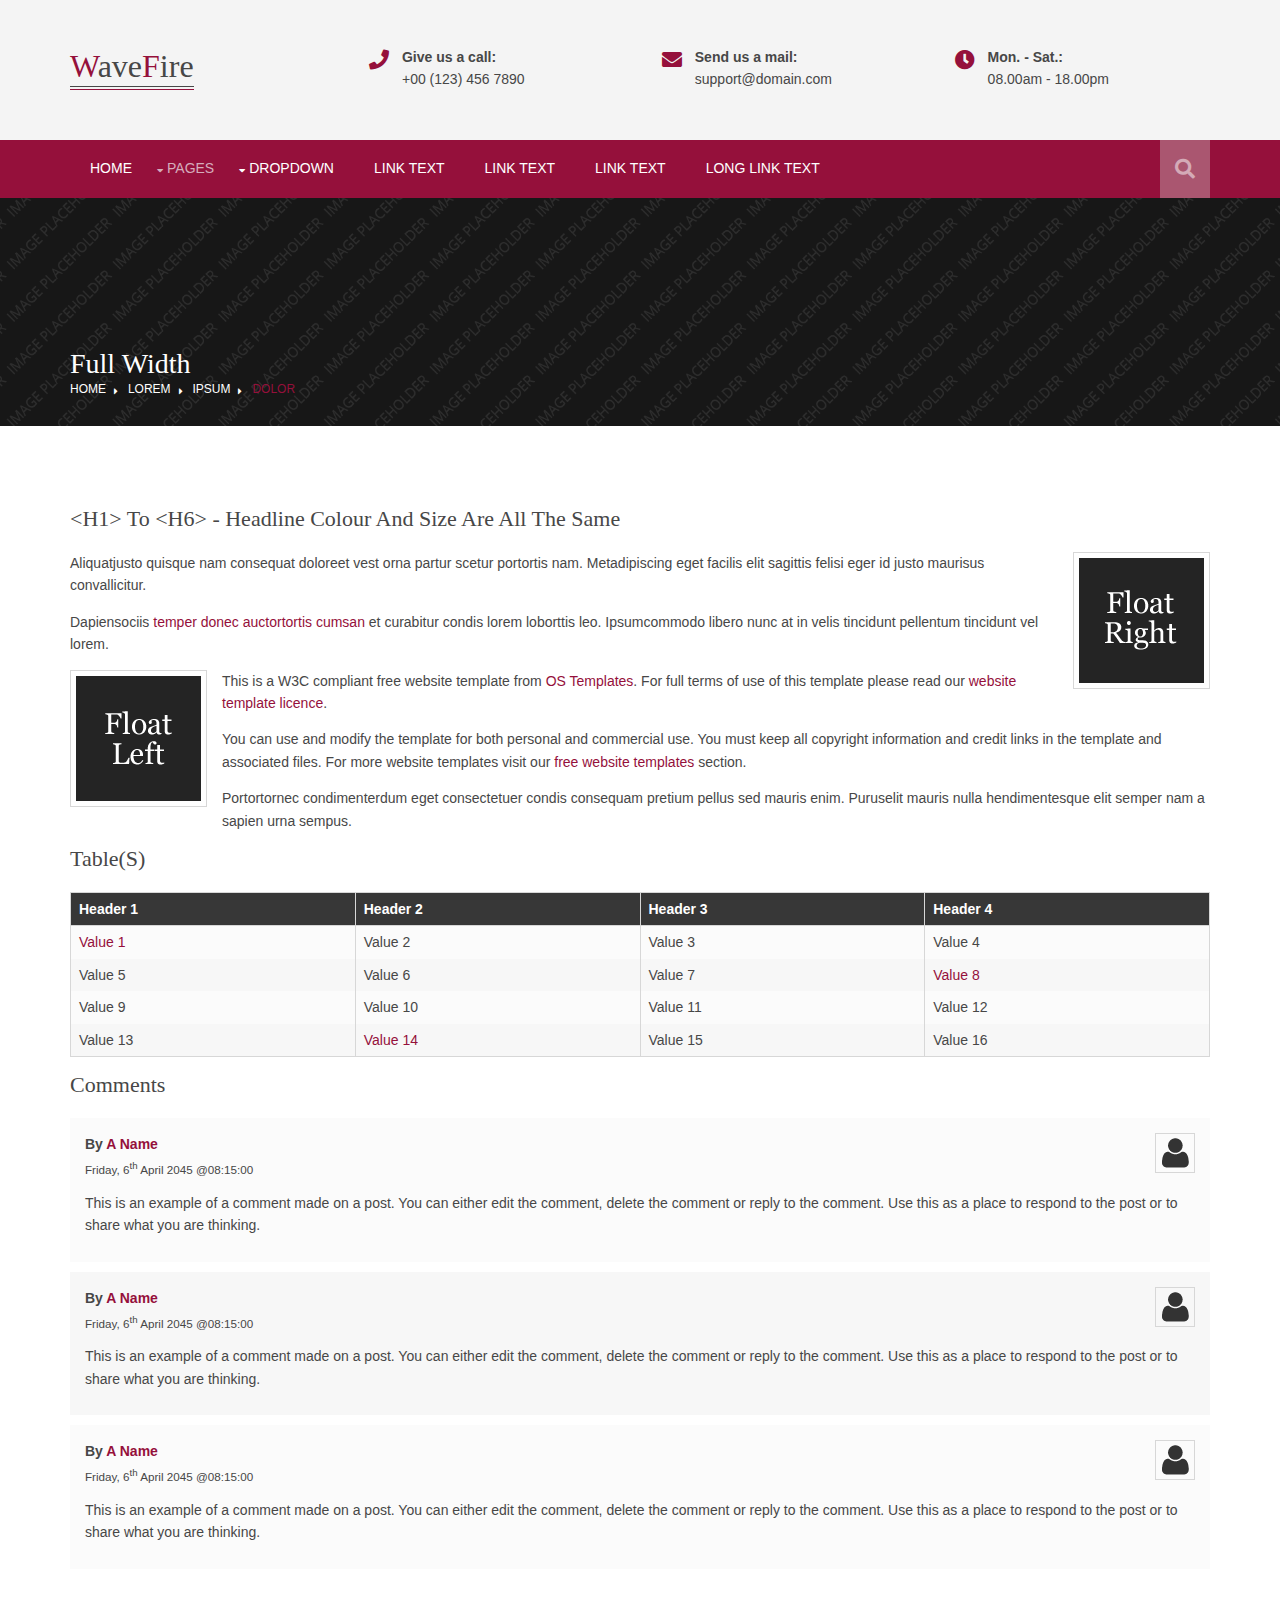
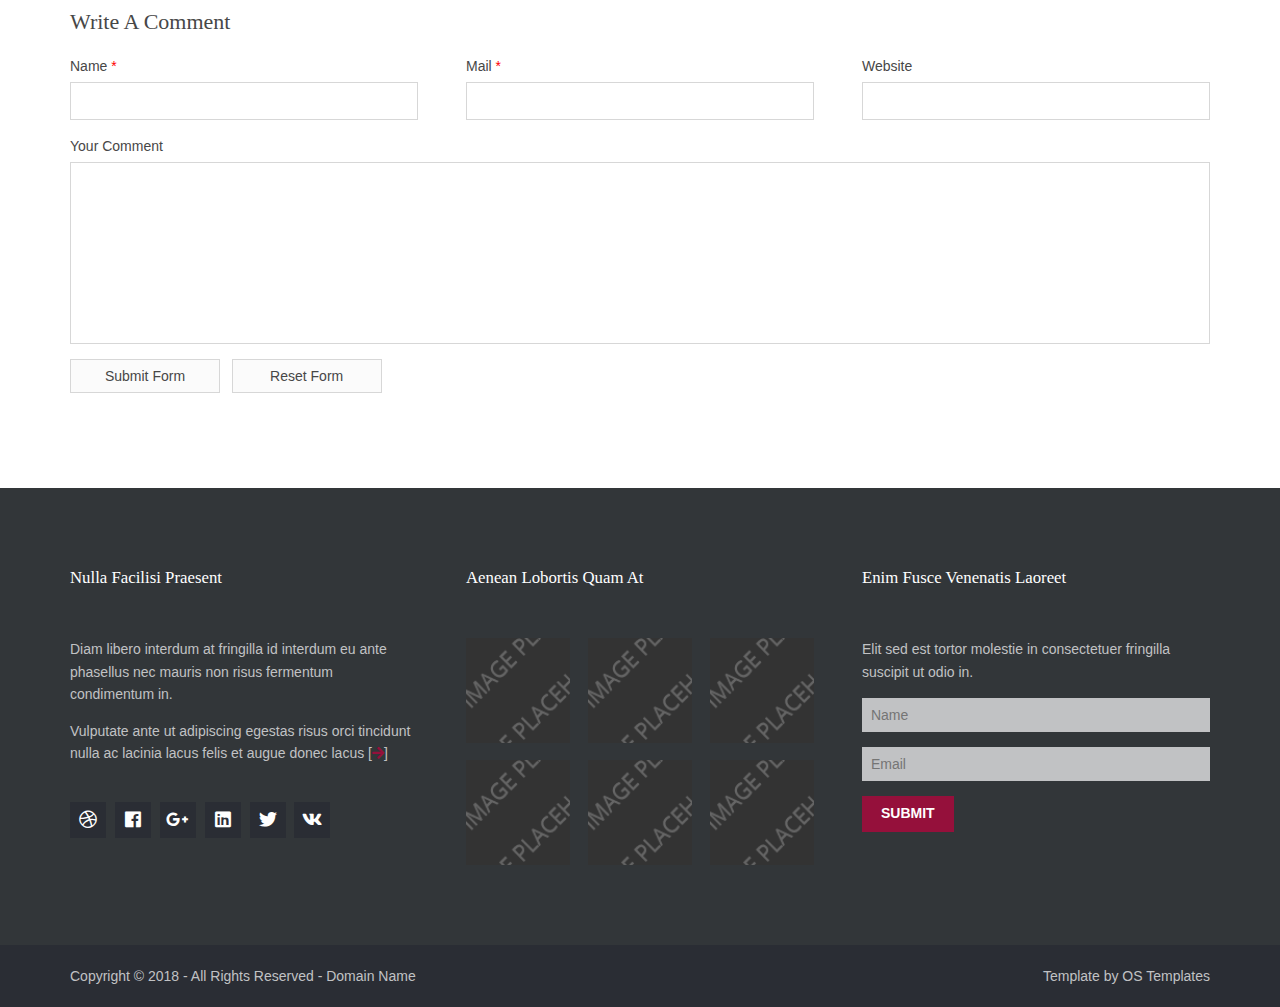
<file: pages/full-width.html>
<!DOCTYPE html>
<!--
Template Name: Wavefire
Author: <a href="https://www.os-templates.com/">OS Templates</a>
Author URI: https://www.os-templates.com/
Copyright: OS-Templates.com
Licence: Free to use under our free template licence terms
Licence URI: https://www.os-templates.com/template-terms
-->
<html lang="">
<!-- To declare your language - read more here: https://www.w3.org/International/questions/qa-html-language-declarations -->
<head>
<title>Wavefire | Pages | Full Width</title>
<meta charset="utf-8">
<meta name="viewport" content="width=device-width, initial-scale=1.0, maximum-scale=1.0, user-scalable=no">
<link href="../layout/styles/layout.css" rel="stylesheet" type="text/css" media="all">
</head>
<body id="top">
<!-- ################################################################################################ -->
<!-- ################################################################################################ -->
<!-- ################################################################################################ -->
<div class="wrapper row0">
  <header id="header" class="hoc clear"> 
    <!-- ################################################################################################ -->
    <div id="logo" class="one_quarter first">
      <h1><a href="../index.html"><span>w</span>ave<span>f</span>ire</a></h1>
    </div>
    <div class="three_quarter">
      <ul class="nospace clear">
        <li class="one_third first">
          <div class="block clear"><a href="#"><i class="fas fa-phone"></i></a> <span><strong>Give us a call:</strong> +00 (123) 456 7890</span></div>
        </li>
        <li class="one_third">
          <div class="block clear"><a href="#"><i class="fas fa-envelope"></i></a> <span><strong>Send us a mail:</strong> support@domain.com</span></div>
        </li>
        <li class="one_third">
          <div class="block clear"><a href="#"><i class="fas fa-clock"></i></a> <span><strong> Mon. - Sat.:</strong> 08.00am - 18.00pm</span></div>
        </li>
      </ul>
    </div>
    <!-- ################################################################################################ -->
  </header>
</div>
<!-- ################################################################################################ -->
<!-- ################################################################################################ -->
<!-- ################################################################################################ -->
<div class="wrapper row1">
  <section class="hoc clear"> 
    <!-- ################################################################################################ -->
    <nav id="mainav">
      <ul class="clear">
        <li><a href="../index.html">Home</a></li>
        <li class="active"><a class="drop" href="#">Pages</a>
          <ul>
            <li><a href="gallery.html">Gallery</a></li>
            <li class="active"><a href="full-width.html">Full Width</a></li>
            <li><a href="sidebar-left.html">Sidebar Left</a></li>
            <li><a href="sidebar-right.html">Sidebar Right</a></li>
            <li><a href="basic-grid.html">Basic Grid</a></li>
            <li><a href="font-icons.html">Font Icons</a></li>
          </ul>
        </li>
        <li><a class="drop" href="#">Dropdown</a>
          <ul>
            <li><a href="#">Level 2</a></li>
            <li><a class="drop" href="#">Level 2 + Drop</a>
              <ul>
                <li><a href="#">Level 3</a></li>
                <li><a href="#">Level 3</a></li>
                <li><a href="#">Level 3</a></li>
              </ul>
            </li>
            <li><a href="#">Level 2</a></li>
          </ul>
        </li>
        <li><a href="#">Link Text</a></li>
        <li><a href="#">Link Text</a></li>
        <li><a href="#">Link Text</a></li>
        <li><a href="#">Long Link Text</a></li>
      </ul>
    </nav>
    <!-- ################################################################################################ -->
    <div id="searchform">
      <div>
        <form action="#" method="post">
          <fieldset>
            <legend>Quick Search:</legend>
            <input type="text" placeholder="Enter search term&hellip;">
            <button type="submit"><i class="fas fa-search"></i></button>
          </fieldset>
        </form>
      </div>
    </div>
    <!-- ################################################################################################ -->
  </section>
</div>
<!-- ################################################################################################ -->
<!-- ################################################################################################ -->
<!-- ################################################################################################ -->
<div class="wrapper bgded overlay" style="background-image:url('../images/demo/backgrounds/01.png');">
  <div id="breadcrumb" class="hoc clear"> 
    <!-- ################################################################################################ -->
    <h6 class="heading">Full Width</h6>
    <ul>
      <li><a href="#">Home</a></li>
      <li><a href="#">Lorem</a></li>
      <li><a href="#">Ipsum</a></li>
      <li><a href="#">Dolor</a></li>
    </ul>
    <!-- ################################################################################################ -->
  </div>
</div>
<!-- ################################################################################################ -->
<!-- ################################################################################################ -->
<!-- ################################################################################################ -->
<div class="wrapper row3">
  <main class="hoc container clear"> 
    <!-- main body -->
    <!-- ################################################################################################ -->
    <div class="content"> 
      <!-- ################################################################################################ -->
      <h1>&lt;h1&gt; to &lt;h6&gt; - Headline Colour and Size Are All The Same</h1>
      <img class="imgr borderedbox inspace-5" src="../images/demo/imgr.gif" alt="">
      <p>Aliquatjusto quisque nam consequat doloreet vest orna partur scetur portortis nam. Metadipiscing eget facilis elit sagittis felisi eger id justo maurisus convallicitur.</p>
      <p>Dapiensociis <a href="#">temper donec auctortortis cumsan</a> et curabitur condis lorem loborttis leo. Ipsumcommodo libero nunc at in velis tincidunt pellentum tincidunt vel lorem.</p>
      <img class="imgl borderedbox inspace-5" src="../images/demo/imgl.gif" alt="">
      <p>This is a W3C compliant free website template from <a href="https://www.os-templates.com/" title="Free Website Templates">OS Templates</a>. For full terms of use of this template please read our <a href="https://www.os-templates.com/template-terms">website template licence</a>.</p>
      <p>You can use and modify the template for both personal and commercial use. You must keep all copyright information and credit links in the template and associated files. For more website templates visit our <a href="https://www.os-templates.com/">free website templates</a> section.</p>
      <p>Portortornec condimenterdum eget consectetuer condis consequam pretium pellus sed mauris enim. Puruselit mauris nulla hendimentesque elit semper nam a sapien urna sempus.</p>
      <h1>Table(s)</h1>
      <div class="scrollable">
        <table>
          <thead>
            <tr>
              <th>Header 1</th>
              <th>Header 2</th>
              <th>Header 3</th>
              <th>Header 4</th>
            </tr>
          </thead>
          <tbody>
            <tr>
              <td><a href="#">Value 1</a></td>
              <td>Value 2</td>
              <td>Value 3</td>
              <td>Value 4</td>
            </tr>
            <tr>
              <td>Value 5</td>
              <td>Value 6</td>
              <td>Value 7</td>
              <td><a href="#">Value 8</a></td>
            </tr>
            <tr>
              <td>Value 9</td>
              <td>Value 10</td>
              <td>Value 11</td>
              <td>Value 12</td>
            </tr>
            <tr>
              <td>Value 13</td>
              <td><a href="#">Value 14</a></td>
              <td>Value 15</td>
              <td>Value 16</td>
            </tr>
          </tbody>
        </table>
      </div>
      <div id="comments">
        <h2>Comments</h2>
        <ul>
          <li>
            <article>
              <header>
                <figure class="avatar"><img src="../images/demo/avatar.png" alt=""></figure>
                <address>
                By <a href="#">A Name</a>
                </address>
                <time datetime="2045-04-06T08:15+00:00">Friday, 6<sup>th</sup> April 2045 @08:15:00</time>
              </header>
              <div class="comcont">
                <p>This is an example of a comment made on a post. You can either edit the comment, delete the comment or reply to the comment. Use this as a place to respond to the post or to share what you are thinking.</p>
              </div>
            </article>
          </li>
          <li>
            <article>
              <header>
                <figure class="avatar"><img src="../images/demo/avatar.png" alt=""></figure>
                <address>
                By <a href="#">A Name</a>
                </address>
                <time datetime="2045-04-06T08:15+00:00">Friday, 6<sup>th</sup> April 2045 @08:15:00</time>
              </header>
              <div class="comcont">
                <p>This is an example of a comment made on a post. You can either edit the comment, delete the comment or reply to the comment. Use this as a place to respond to the post or to share what you are thinking.</p>
              </div>
            </article>
          </li>
          <li>
            <article>
              <header>
                <figure class="avatar"><img src="../images/demo/avatar.png" alt=""></figure>
                <address>
                By <a href="#">A Name</a>
                </address>
                <time datetime="2045-04-06T08:15+00:00">Friday, 6<sup>th</sup> April 2045 @08:15:00</time>
              </header>
              <div class="comcont">
                <p>This is an example of a comment made on a post. You can either edit the comment, delete the comment or reply to the comment. Use this as a place to respond to the post or to share what you are thinking.</p>
              </div>
            </article>
          </li>
        </ul>
        <h2>Write A Comment</h2>
        <form action="#" method="post">
          <div class="one_third first">
            <label for="name">Name <span>*</span></label>
            <input type="text" name="name" id="name" value="" size="22" required>
          </div>
          <div class="one_third">
            <label for="email">Mail <span>*</span></label>
            <input type="email" name="email" id="email" value="" size="22" required>
          </div>
          <div class="one_third">
            <label for="url">Website</label>
            <input type="url" name="url" id="url" value="" size="22">
          </div>
          <div class="block clear">
            <label for="comment">Your Comment</label>
            <textarea name="comment" id="comment" cols="25" rows="10"></textarea>
          </div>
          <div>
            <input type="submit" name="submit" value="Submit Form">
            &nbsp;
            <input type="reset" name="reset" value="Reset Form">
          </div>
        </form>
      </div>
      <!-- ################################################################################################ -->
    </div>
    <!-- ################################################################################################ -->
    <!-- / main body -->
    <div class="clear"></div>
  </main>
</div>
<!-- ################################################################################################ -->
<!-- ################################################################################################ -->
<!-- ################################################################################################ -->
<div class="wrapper row4">
  <footer id="footer" class="hoc clear"> 
    <!-- ################################################################################################ -->
    <div class="one_third first">
      <h6 class="heading">Nulla facilisi praesent</h6>
      <p>Diam libero interdum at fringilla id interdum eu ante phasellus nec mauris non risus fermentum condimentum in.</p>
      <p class="btmspace-30">Vulputate ante ut adipiscing egestas risus orci tincidunt nulla ac lacinia lacus felis et augue donec lacus [<a href="#"><i class="fas fa-arrow-right"></i></a>]</p>
      <ul class="faico clear">
        <li><a class="faicon-dribble" href="#"><i class="fab fa-dribbble"></i></a></li>
        <li><a class="faicon-facebook" href="#"><i class="fab fa-facebook"></i></a></li>
        <li><a class="faicon-google-plus" href="#"><i class="fab fa-google-plus-g"></i></a></li>
        <li><a class="faicon-linkedin" href="#"><i class="fab fa-linkedin"></i></a></li>
        <li><a class="faicon-twitter" href="#"><i class="fab fa-twitter"></i></a></li>
        <li><a class="faicon-vk" href="#"><i class="fab fa-vk"></i></a></li>
      </ul>
    </div>
    <div class="one_third">
      <h6 class="heading">Aenean lobortis quam at</h6>
      <ul class="nospace clear latestimg">
        <li><a href="#"><img src="../images/demo/100x100.png" alt=""></a></li>
        <li><a href="#"><img src="../images/demo/100x100.png" alt=""></a></li>
        <li><a href="#"><img src="../images/demo/100x100.png" alt=""></a></li>
        <li><a href="#"><img src="../images/demo/100x100.png" alt=""></a></li>
        <li><a href="#"><img src="../images/demo/100x100.png" alt=""></a></li>
        <li><a href="#"><img src="../images/demo/100x100.png" alt=""></a></li>
      </ul>
    </div>
    <div class="one_third">
      <h6 class="heading">Enim fusce venenatis laoreet</h6>
      <p class="nospace btmspace-15">Elit sed est tortor molestie in consectetuer fringilla suscipit ut odio in.</p>
      <form method="post" action="#">
        <fieldset>
          <legend>Newsletter:</legend>
          <input class="btmspace-15" type="text" value="" placeholder="Name">
          <input class="btmspace-15" type="text" value="" placeholder="Email">
          <button type="submit" value="submit">Submit</button>
        </fieldset>
      </form>
    </div>
    <!-- ################################################################################################ -->
  </footer>
</div>
<!-- ################################################################################################ -->
<!-- ################################################################################################ -->
<!-- ################################################################################################ -->
<div class="wrapper row5">
  <div id="copyright" class="hoc clear"> 
    <!-- ################################################################################################ -->
    <p class="fl_left">Copyright &copy; 2018 - All Rights Reserved - <a href="#">Domain Name</a></p>
    <p class="fl_right">Template by <a target="_blank" href="https://www.os-templates.com/" title="Free Website Templates">OS Templates</a></p>
    <!-- ################################################################################################ -->
  </div>
</div>
<!-- ################################################################################################ -->
<!-- ################################################################################################ -->
<!-- ################################################################################################ -->
<a id="backtotop" href="#top"><i class="fas fa-chevron-up"></i></a>
<!-- JAVASCRIPTS -->
<script src="../layout/scripts/jquery.min.js"></script>
<script src="../layout/scripts/jquery.backtotop.js"></script>
<script src="../layout/scripts/jquery.mobilemenu.js"></script>
</body>
</html>
</file>
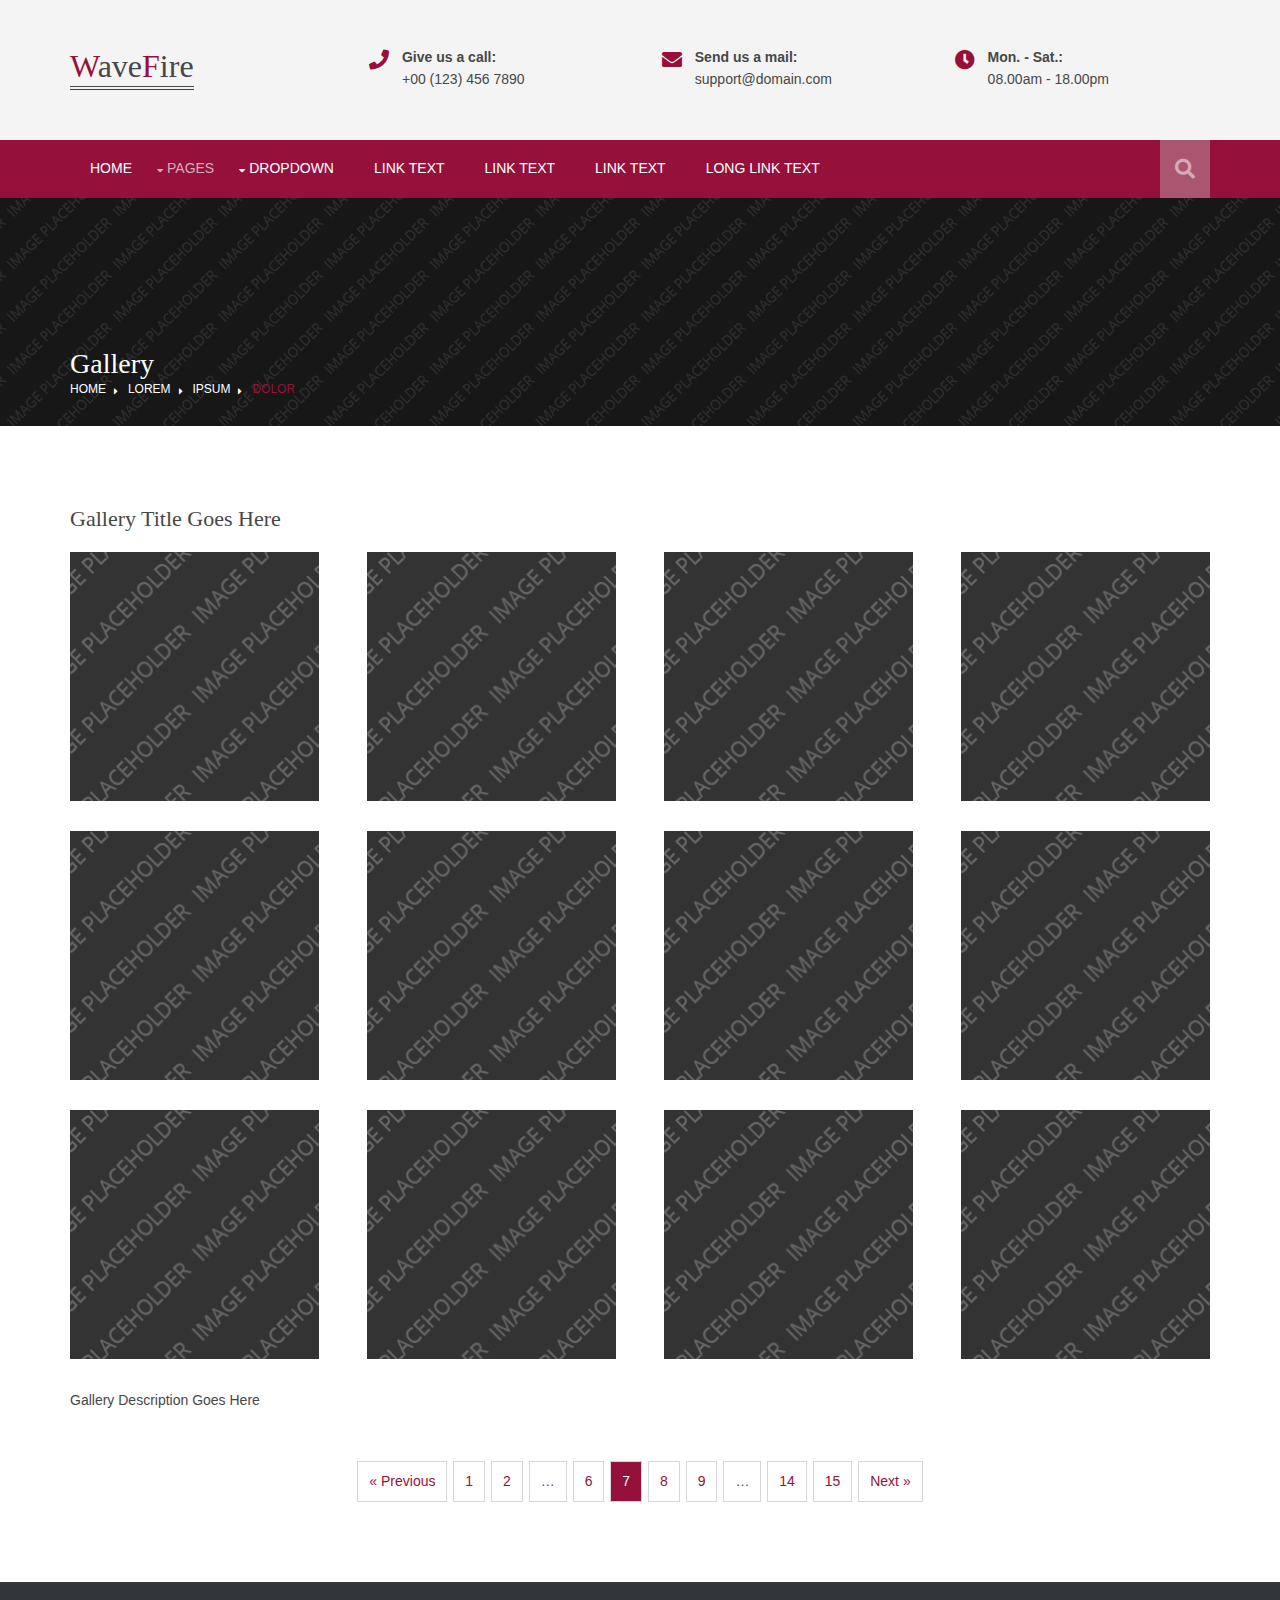
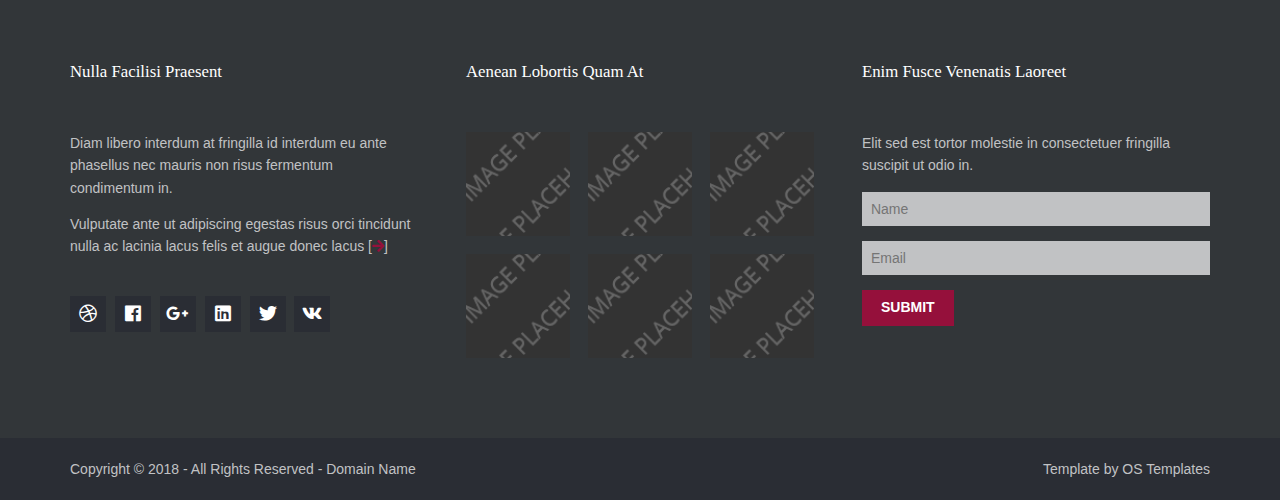
<file: pages/gallery.html>
<!DOCTYPE html>
<!--
Template Name: Wavefire
Author: <a href="https://www.os-templates.com/">OS Templates</a>
Author URI: https://www.os-templates.com/
Copyright: OS-Templates.com
Licence: Free to use under our free template licence terms
Licence URI: https://www.os-templates.com/template-terms
-->
<html lang="">
<!-- To declare your language - read more here: https://www.w3.org/International/questions/qa-html-language-declarations -->
<head>
<title>Wavefire | Pages | Gallery</title>
<meta charset="utf-8">
<meta name="viewport" content="width=device-width, initial-scale=1.0, maximum-scale=1.0, user-scalable=no">
<link href="../layout/styles/layout.css" rel="stylesheet" type="text/css" media="all">
</head>
<body id="top">
<!-- ################################################################################################ -->
<!-- ################################################################################################ -->
<!-- ################################################################################################ -->
<div class="wrapper row0">
  <header id="header" class="hoc clear"> 
    <!-- ################################################################################################ -->
    <div id="logo" class="one_quarter first">
      <h1><a href="../index.html"><span>w</span>ave<span>f</span>ire</a></h1>
    </div>
    <div class="three_quarter">
      <ul class="nospace clear">
        <li class="one_third first">
          <div class="block clear"><a href="#"><i class="fas fa-phone"></i></a> <span><strong>Give us a call:</strong> +00 (123) 456 7890</span></div>
        </li>
        <li class="one_third">
          <div class="block clear"><a href="#"><i class="fas fa-envelope"></i></a> <span><strong>Send us a mail:</strong> support@domain.com</span></div>
        </li>
        <li class="one_third">
          <div class="block clear"><a href="#"><i class="fas fa-clock"></i></a> <span><strong> Mon. - Sat.:</strong> 08.00am - 18.00pm</span></div>
        </li>
      </ul>
    </div>
    <!-- ################################################################################################ -->
  </header>
</div>
<!-- ################################################################################################ -->
<!-- ################################################################################################ -->
<!-- ################################################################################################ -->
<div class="wrapper row1">
  <section class="hoc clear"> 
    <!-- ################################################################################################ -->
    <nav id="mainav">
      <ul class="clear">
        <li><a href="../index.html">Home</a></li>
        <li class="active"><a class="drop" href="#">Pages</a>
          <ul>
            <li class="active"><a href="gallery.html">Gallery</a></li>
            <li><a href="full-width.html">Full Width</a></li>
            <li><a href="sidebar-left.html">Sidebar Left</a></li>
            <li><a href="sidebar-right.html">Sidebar Right</a></li>
            <li><a href="basic-grid.html">Basic Grid</a></li>
            <li><a href="font-icons.html">Font Icons</a></li>
          </ul>
        </li>
        <li><a class="drop" href="#">Dropdown</a>
          <ul>
            <li><a href="#">Level 2</a></li>
            <li><a class="drop" href="#">Level 2 + Drop</a>
              <ul>
                <li><a href="#">Level 3</a></li>
                <li><a href="#">Level 3</a></li>
                <li><a href="#">Level 3</a></li>
              </ul>
            </li>
            <li><a href="#">Level 2</a></li>
          </ul>
        </li>
        <li><a href="#">Link Text</a></li>
        <li><a href="#">Link Text</a></li>
        <li><a href="#">Link Text</a></li>
        <li><a href="#">Long Link Text</a></li>
      </ul>
    </nav>
    <!-- ################################################################################################ -->
    <div id="searchform">
      <div>
        <form action="#" method="post">
          <fieldset>
            <legend>Quick Search:</legend>
            <input type="text" placeholder="Enter search term&hellip;">
            <button type="submit"><i class="fas fa-search"></i></button>
          </fieldset>
        </form>
      </div>
    </div>
    <!-- ################################################################################################ -->
  </section>
</div>
<!-- ################################################################################################ -->
<!-- ################################################################################################ -->
<!-- ################################################################################################ -->
<div class="wrapper bgded overlay" style="background-image:url('../images/demo/backgrounds/01.png');">
  <div id="breadcrumb" class="hoc clear"> 
    <!-- ################################################################################################ -->
    <h6 class="heading">Gallery</h6>
    <ul>
      <li><a href="#">Home</a></li>
      <li><a href="#">Lorem</a></li>
      <li><a href="#">Ipsum</a></li>
      <li><a href="#">Dolor</a></li>
    </ul>
    <!-- ################################################################################################ -->
  </div>
</div>
<!-- ################################################################################################ -->
<!-- ################################################################################################ -->
<!-- ################################################################################################ -->
<div class="wrapper row3">
  <main class="hoc container clear"> 
    <!-- main body -->
    <!-- ################################################################################################ -->
    <div class="content"> 
      <!-- ################################################################################################ -->
      <div id="gallery">
        <figure>
          <header class="heading">Gallery Title Goes Here</header>
          <ul class="nospace clear">
            <li class="one_quarter first"><a href="#"><img src="../images/demo/gallery/01.png" alt=""></a></li>
            <li class="one_quarter"><a href="#"><img src="../images/demo/gallery/01.png" alt=""></a></li>
            <li class="one_quarter"><a href="#"><img src="../images/demo/gallery/01.png" alt=""></a></li>
            <li class="one_quarter"><a href="#"><img src="../images/demo/gallery/01.png" alt=""></a></li>
            <li class="one_quarter first"><a href="#"><img src="../images/demo/gallery/01.png" alt=""></a></li>
            <li class="one_quarter"><a href="#"><img src="../images/demo/gallery/01.png" alt=""></a></li>
            <li class="one_quarter"><a href="#"><img src="../images/demo/gallery/01.png" alt=""></a></li>
            <li class="one_quarter"><a href="#"><img src="../images/demo/gallery/01.png" alt=""></a></li>
            <li class="one_quarter first"><a href="#"><img src="../images/demo/gallery/01.png" alt=""></a></li>
            <li class="one_quarter"><a href="#"><img src="../images/demo/gallery/01.png" alt=""></a></li>
            <li class="one_quarter"><a href="#"><img src="../images/demo/gallery/01.png" alt=""></a></li>
            <li class="one_quarter"><a href="#"><img src="../images/demo/gallery/01.png" alt=""></a></li>
          </ul>
          <figcaption>Gallery Description Goes Here</figcaption>
        </figure>
      </div>
      <!-- ################################################################################################ -->
      <!-- ################################################################################################ -->
      <nav class="pagination">
        <ul>
          <li><a href="#">&laquo; Previous</a></li>
          <li><a href="#">1</a></li>
          <li><a href="#">2</a></li>
          <li><strong>&hellip;</strong></li>
          <li><a href="#">6</a></li>
          <li class="current"><strong>7</strong></li>
          <li><a href="#">8</a></li>
          <li><a href="#">9</a></li>
          <li><strong>&hellip;</strong></li>
          <li><a href="#">14</a></li>
          <li><a href="#">15</a></li>
          <li><a href="#">Next &raquo;</a></li>
        </ul>
      </nav>
      <!-- ################################################################################################ -->
    </div>
    <!-- ################################################################################################ -->
    <!-- / main body -->
    <div class="clear"></div>
  </main>
</div>
<!-- ################################################################################################ -->
<!-- ################################################################################################ -->
<!-- ################################################################################################ -->
<div class="wrapper row4">
  <footer id="footer" class="hoc clear"> 
    <!-- ################################################################################################ -->
    <div class="one_third first">
      <h6 class="heading">Nulla facilisi praesent</h6>
      <p>Diam libero interdum at fringilla id interdum eu ante phasellus nec mauris non risus fermentum condimentum in.</p>
      <p class="btmspace-30">Vulputate ante ut adipiscing egestas risus orci tincidunt nulla ac lacinia lacus felis et augue donec lacus [<a href="#"><i class="fas fa-arrow-right"></i></a>]</p>
      <ul class="faico clear">
        <li><a class="faicon-dribble" href="#"><i class="fab fa-dribbble"></i></a></li>
        <li><a class="faicon-facebook" href="#"><i class="fab fa-facebook"></i></a></li>
        <li><a class="faicon-google-plus" href="#"><i class="fab fa-google-plus-g"></i></a></li>
        <li><a class="faicon-linkedin" href="#"><i class="fab fa-linkedin"></i></a></li>
        <li><a class="faicon-twitter" href="#"><i class="fab fa-twitter"></i></a></li>
        <li><a class="faicon-vk" href="#"><i class="fab fa-vk"></i></a></li>
      </ul>
    </div>
    <div class="one_third">
      <h6 class="heading">Aenean lobortis quam at</h6>
      <ul class="nospace clear latestimg">
        <li><a href="#"><img src="../images/demo/100x100.png" alt=""></a></li>
        <li><a href="#"><img src="../images/demo/100x100.png" alt=""></a></li>
        <li><a href="#"><img src="../images/demo/100x100.png" alt=""></a></li>
        <li><a href="#"><img src="../images/demo/100x100.png" alt=""></a></li>
        <li><a href="#"><img src="../images/demo/100x100.png" alt=""></a></li>
        <li><a href="#"><img src="../images/demo/100x100.png" alt=""></a></li>
      </ul>
    </div>
    <div class="one_third">
      <h6 class="heading">Enim fusce venenatis laoreet</h6>
      <p class="nospace btmspace-15">Elit sed est tortor molestie in consectetuer fringilla suscipit ut odio in.</p>
      <form method="post" action="#">
        <fieldset>
          <legend>Newsletter:</legend>
          <input class="btmspace-15" type="text" value="" placeholder="Name">
          <input class="btmspace-15" type="text" value="" placeholder="Email">
          <button type="submit" value="submit">Submit</button>
        </fieldset>
      </form>
    </div>
    <!-- ################################################################################################ -->
  </footer>
</div>
<!-- ################################################################################################ -->
<!-- ################################################################################################ -->
<!-- ################################################################################################ -->
<div class="wrapper row5">
  <div id="copyright" class="hoc clear"> 
    <!-- ################################################################################################ -->
    <p class="fl_left">Copyright &copy; 2018 - All Rights Reserved - <a href="#">Domain Name</a></p>
    <p class="fl_right">Template by <a target="_blank" href="https://www.os-templates.com/" title="Free Website Templates">OS Templates</a></p>
    <!-- ################################################################################################ -->
  </div>
</div>
<!-- ################################################################################################ -->
<!-- ################################################################################################ -->
<!-- ################################################################################################ -->
<a id="backtotop" href="#top"><i class="fas fa-chevron-up"></i></a>
<!-- JAVASCRIPTS -->
<script src="../layout/scripts/jquery.min.js"></script>
<script src="../layout/scripts/jquery.backtotop.js"></script>
<script src="../layout/scripts/jquery.mobilemenu.js"></script>
</body>
</html>
</file>
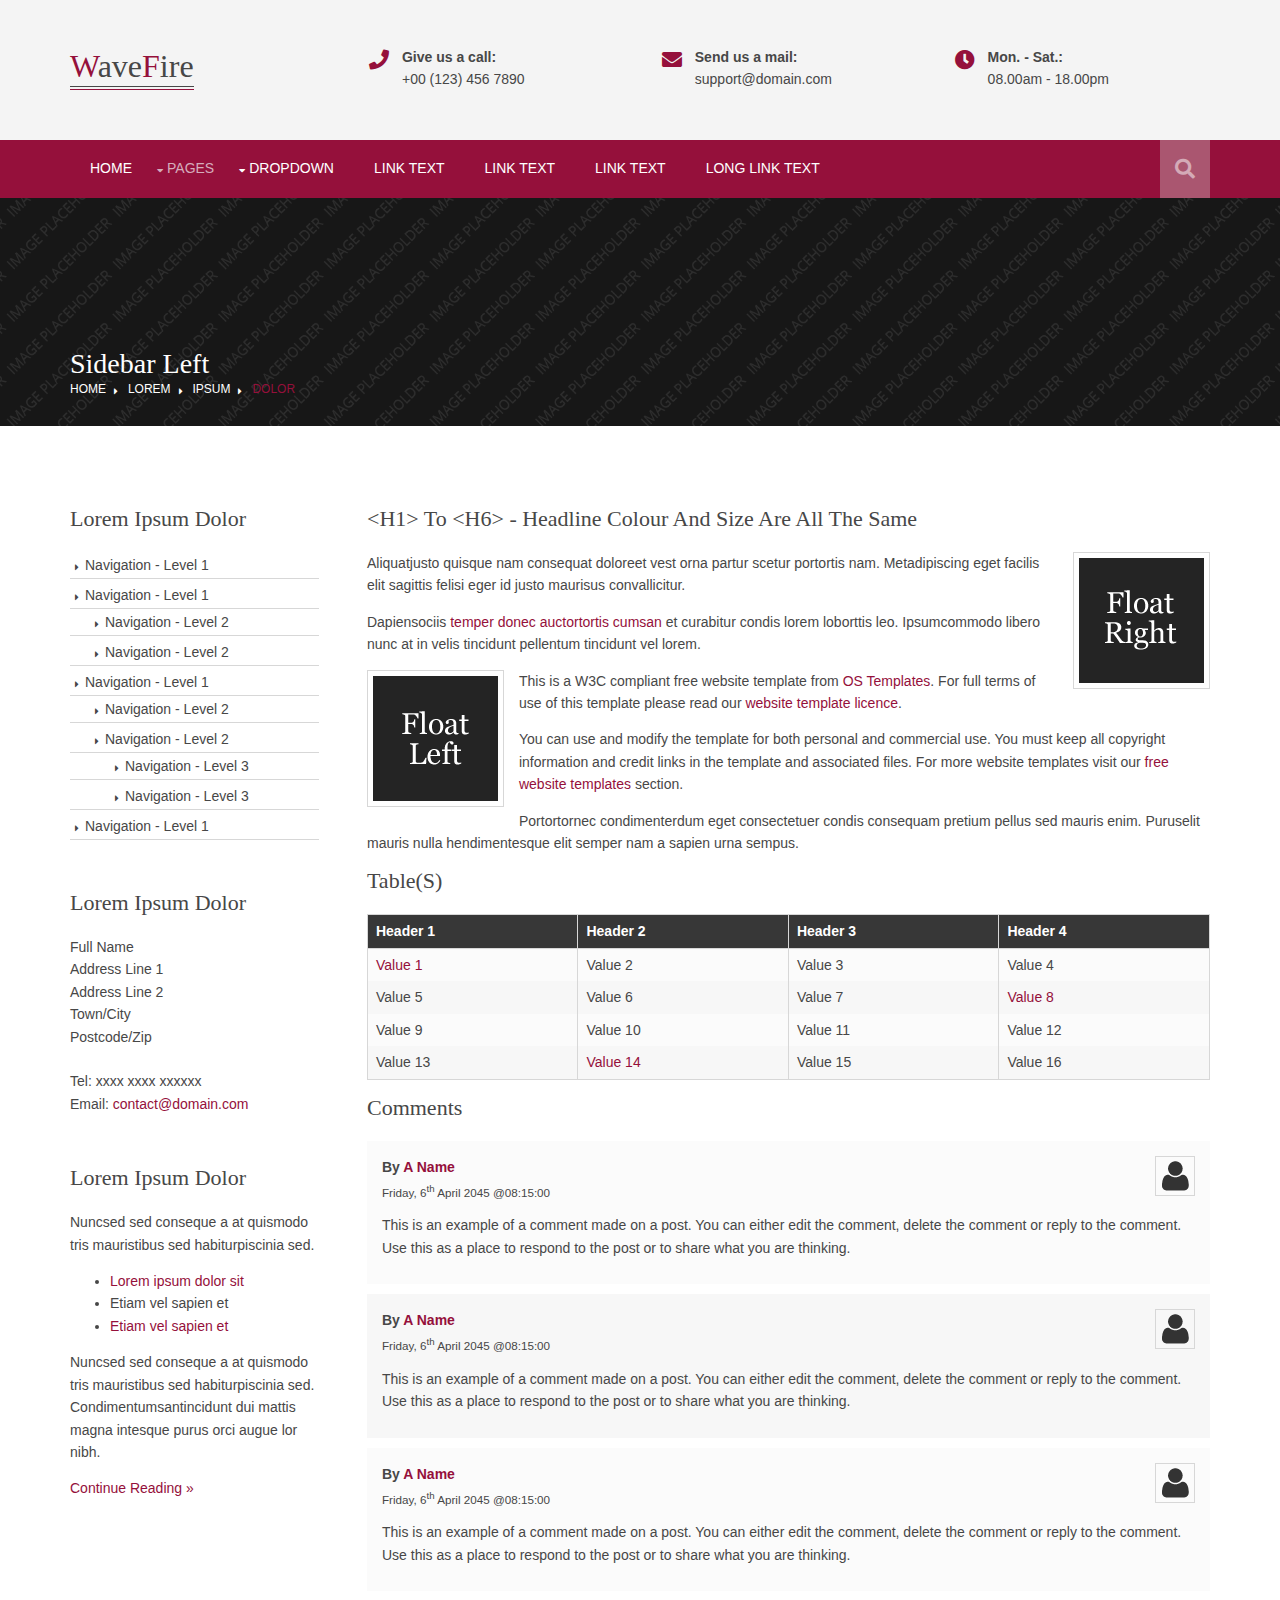
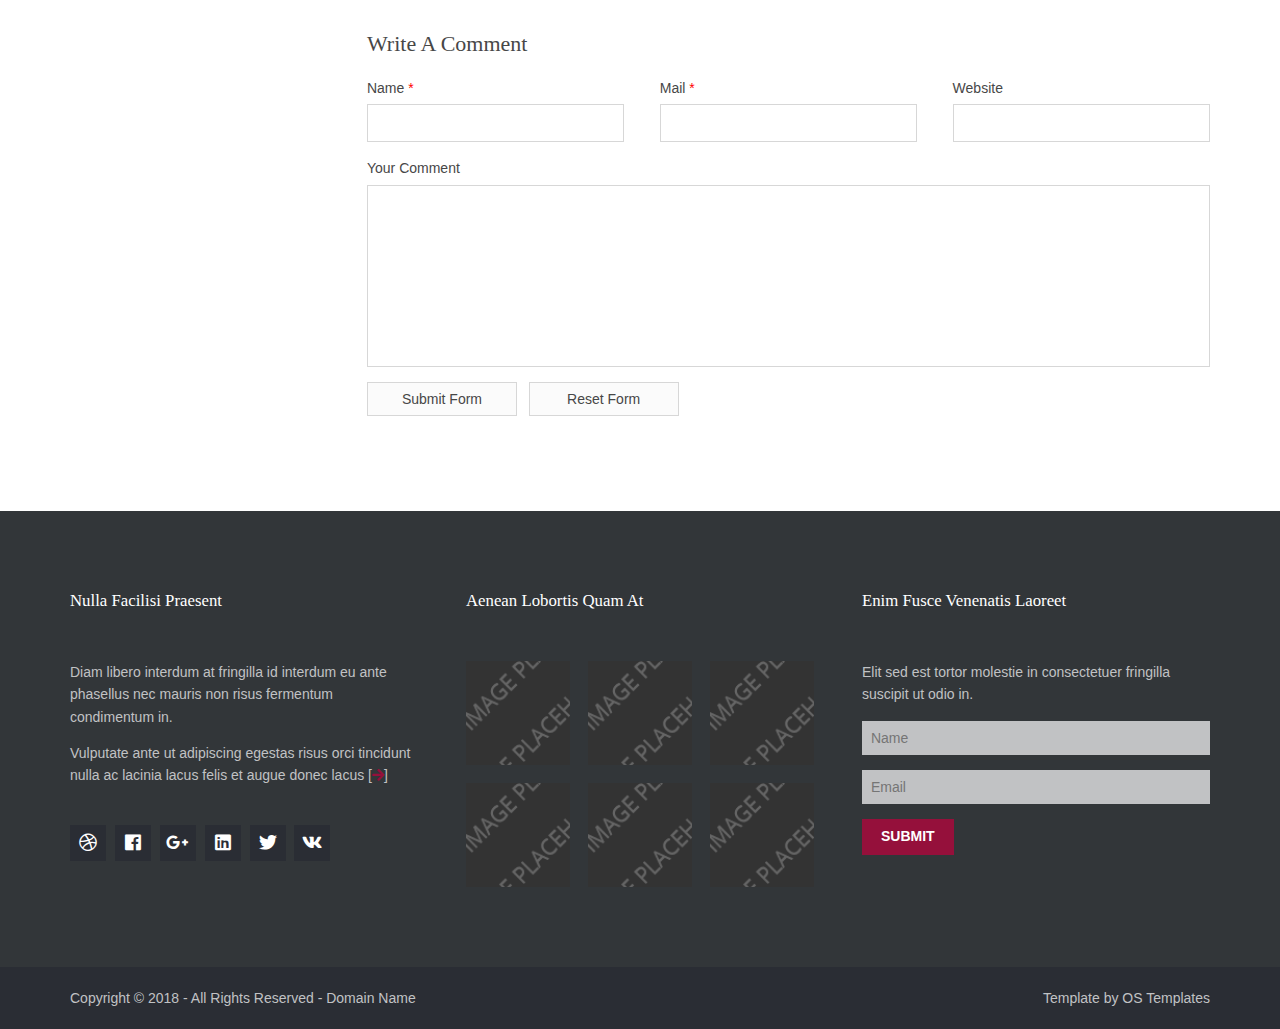
<file: pages/sidebar-left.html>
<!DOCTYPE html>
<!--
Template Name: Wavefire
Author: <a href="https://www.os-templates.com/">OS Templates</a>
Author URI: https://www.os-templates.com/
Copyright: OS-Templates.com
Licence: Free to use under our free template licence terms
Licence URI: https://www.os-templates.com/template-terms
-->
<html lang="">
<!-- To declare your language - read more here: https://www.w3.org/International/questions/qa-html-language-declarations -->
<head>
<title>Wavefire | Pages | Sidebar Left</title>
<meta charset="utf-8">
<meta name="viewport" content="width=device-width, initial-scale=1.0, maximum-scale=1.0, user-scalable=no">
<link href="../layout/styles/layout.css" rel="stylesheet" type="text/css" media="all">
</head>
<body id="top">
<!-- ################################################################################################ -->
<!-- ################################################################################################ -->
<!-- ################################################################################################ -->
<div class="wrapper row0">
  <header id="header" class="hoc clear"> 
    <!-- ################################################################################################ -->
    <div id="logo" class="one_quarter first">
      <h1><a href="../index.html"><span>w</span>ave<span>f</span>ire</a></h1>
    </div>
    <div class="three_quarter">
      <ul class="nospace clear">
        <li class="one_third first">
          <div class="block clear"><a href="#"><i class="fas fa-phone"></i></a> <span><strong>Give us a call:</strong> +00 (123) 456 7890</span></div>
        </li>
        <li class="one_third">
          <div class="block clear"><a href="#"><i class="fas fa-envelope"></i></a> <span><strong>Send us a mail:</strong> support@domain.com</span></div>
        </li>
        <li class="one_third">
          <div class="block clear"><a href="#"><i class="fas fa-clock"></i></a> <span><strong> Mon. - Sat.:</strong> 08.00am - 18.00pm</span></div>
        </li>
      </ul>
    </div>
    <!-- ################################################################################################ -->
  </header>
</div>
<!-- ################################################################################################ -->
<!-- ################################################################################################ -->
<!-- ################################################################################################ -->
<div class="wrapper row1">
  <section class="hoc clear"> 
    <!-- ################################################################################################ -->
    <nav id="mainav">
      <ul class="clear">
        <li><a href="../index.html">Home</a></li>
        <li class="active"><a class="drop" href="#">Pages</a>
          <ul>
            <li><a href="gallery.html">Gallery</a></li>
            <li><a href="full-width.html">Full Width</a></li>
            <li class="active"><a href="sidebar-left.html">Sidebar Left</a></li>
            <li><a href="sidebar-right.html">Sidebar Right</a></li>
            <li><a href="basic-grid.html">Basic Grid</a></li>
            <li><a href="font-icons.html">Font Icons</a></li>
          </ul>
        </li>
        <li><a class="drop" href="#">Dropdown</a>
          <ul>
            <li><a href="#">Level 2</a></li>
            <li><a class="drop" href="#">Level 2 + Drop</a>
              <ul>
                <li><a href="#">Level 3</a></li>
                <li><a href="#">Level 3</a></li>
                <li><a href="#">Level 3</a></li>
              </ul>
            </li>
            <li><a href="#">Level 2</a></li>
          </ul>
        </li>
        <li><a href="#">Link Text</a></li>
        <li><a href="#">Link Text</a></li>
        <li><a href="#">Link Text</a></li>
        <li><a href="#">Long Link Text</a></li>
      </ul>
    </nav>
    <!-- ################################################################################################ -->
    <div id="searchform">
      <div>
        <form action="#" method="post">
          <fieldset>
            <legend>Quick Search:</legend>
            <input type="text" placeholder="Enter search term&hellip;">
            <button type="submit"><i class="fas fa-search"></i></button>
          </fieldset>
        </form>
      </div>
    </div>
    <!-- ################################################################################################ -->
  </section>
</div>
<!-- ################################################################################################ -->
<!-- ################################################################################################ -->
<!-- ################################################################################################ -->
<div class="wrapper bgded overlay" style="background-image:url('../images/demo/backgrounds/01.png');">
  <div id="breadcrumb" class="hoc clear"> 
    <!-- ################################################################################################ -->
    <h6 class="heading">Sidebar Left</h6>
    <ul>
      <li><a href="#">Home</a></li>
      <li><a href="#">Lorem</a></li>
      <li><a href="#">Ipsum</a></li>
      <li><a href="#">Dolor</a></li>
    </ul>
    <!-- ################################################################################################ -->
  </div>
</div>
<!-- ################################################################################################ -->
<!-- ################################################################################################ -->
<!-- ################################################################################################ -->
<div class="wrapper row3">
  <main class="hoc container clear"> 
    <!-- main body -->
    <!-- ################################################################################################ -->
    <div class="sidebar one_quarter first"> 
      <!-- ################################################################################################ -->
      <h6>Lorem ipsum dolor</h6>
      <nav class="sdb_holder">
        <ul>
          <li><a href="#">Navigation - Level 1</a></li>
          <li><a href="#">Navigation - Level 1</a>
            <ul>
              <li><a href="#">Navigation - Level 2</a></li>
              <li><a href="#">Navigation - Level 2</a></li>
            </ul>
          </li>
          <li><a href="#">Navigation - Level 1</a>
            <ul>
              <li><a href="#">Navigation - Level 2</a></li>
              <li><a href="#">Navigation - Level 2</a>
                <ul>
                  <li><a href="#">Navigation - Level 3</a></li>
                  <li><a href="#">Navigation - Level 3</a></li>
                </ul>
              </li>
            </ul>
          </li>
          <li><a href="#">Navigation - Level 1</a></li>
        </ul>
      </nav>
      <div class="sdb_holder">
        <h6>Lorem ipsum dolor</h6>
        <address>
        Full Name<br>
        Address Line 1<br>
        Address Line 2<br>
        Town/City<br>
        Postcode/Zip<br>
        <br>
        Tel: xxxx xxxx xxxxxx<br>
        Email: <a href="#">contact@domain.com</a>
        </address>
      </div>
      <div class="sdb_holder">
        <article>
          <h6>Lorem ipsum dolor</h6>
          <p>Nuncsed sed conseque a at quismodo tris mauristibus sed habiturpiscinia sed.</p>
          <ul>
            <li><a href="#">Lorem ipsum dolor sit</a></li>
            <li>Etiam vel sapien et</li>
            <li><a href="#">Etiam vel sapien et</a></li>
          </ul>
          <p>Nuncsed sed conseque a at quismodo tris mauristibus sed habiturpiscinia sed. Condimentumsantincidunt dui mattis magna intesque purus orci augue lor nibh.</p>
          <p class="more"><a href="#">Continue Reading &raquo;</a></p>
        </article>
      </div>
      <!-- ################################################################################################ -->
    </div>
    <!-- ################################################################################################ -->
    <!-- ################################################################################################ -->
    <div class="content three_quarter"> 
      <!-- ################################################################################################ -->
      <h1>&lt;h1&gt; to &lt;h6&gt; - Headline Colour and Size Are All The Same</h1>
      <img class="imgr borderedbox inspace-5" src="../images/demo/imgr.gif" alt="">
      <p>Aliquatjusto quisque nam consequat doloreet vest orna partur scetur portortis nam. Metadipiscing eget facilis elit sagittis felisi eger id justo maurisus convallicitur.</p>
      <p>Dapiensociis <a href="#">temper donec auctortortis cumsan</a> et curabitur condis lorem loborttis leo. Ipsumcommodo libero nunc at in velis tincidunt pellentum tincidunt vel lorem.</p>
      <img class="imgl borderedbox inspace-5" src="../images/demo/imgl.gif" alt="">
      <p>This is a W3C compliant free website template from <a href="https://www.os-templates.com/" title="Free Website Templates">OS Templates</a>. For full terms of use of this template please read our <a href="https://www.os-templates.com/template-terms">website template licence</a>.</p>
      <p>You can use and modify the template for both personal and commercial use. You must keep all copyright information and credit links in the template and associated files. For more website templates visit our <a href="https://www.os-templates.com/">free website templates</a> section.</p>
      <p>Portortornec condimenterdum eget consectetuer condis consequam pretium pellus sed mauris enim. Puruselit mauris nulla hendimentesque elit semper nam a sapien urna sempus.</p>
      <h1>Table(s)</h1>
      <div class="scrollable">
        <table>
          <thead>
            <tr>
              <th>Header 1</th>
              <th>Header 2</th>
              <th>Header 3</th>
              <th>Header 4</th>
            </tr>
          </thead>
          <tbody>
            <tr>
              <td><a href="#">Value 1</a></td>
              <td>Value 2</td>
              <td>Value 3</td>
              <td>Value 4</td>
            </tr>
            <tr>
              <td>Value 5</td>
              <td>Value 6</td>
              <td>Value 7</td>
              <td><a href="#">Value 8</a></td>
            </tr>
            <tr>
              <td>Value 9</td>
              <td>Value 10</td>
              <td>Value 11</td>
              <td>Value 12</td>
            </tr>
            <tr>
              <td>Value 13</td>
              <td><a href="#">Value 14</a></td>
              <td>Value 15</td>
              <td>Value 16</td>
            </tr>
          </tbody>
        </table>
      </div>
      <div id="comments">
        <h2>Comments</h2>
        <ul>
          <li>
            <article>
              <header>
                <figure class="avatar"><img src="../images/demo/avatar.png" alt=""></figure>
                <address>
                By <a href="#">A Name</a>
                </address>
                <time datetime="2045-04-06T08:15+00:00">Friday, 6<sup>th</sup> April 2045 @08:15:00</time>
              </header>
              <div class="comcont">
                <p>This is an example of a comment made on a post. You can either edit the comment, delete the comment or reply to the comment. Use this as a place to respond to the post or to share what you are thinking.</p>
              </div>
            </article>
          </li>
          <li>
            <article>
              <header>
                <figure class="avatar"><img src="../images/demo/avatar.png" alt=""></figure>
                <address>
                By <a href="#">A Name</a>
                </address>
                <time datetime="2045-04-06T08:15+00:00">Friday, 6<sup>th</sup> April 2045 @08:15:00</time>
              </header>
              <div class="comcont">
                <p>This is an example of a comment made on a post. You can either edit the comment, delete the comment or reply to the comment. Use this as a place to respond to the post or to share what you are thinking.</p>
              </div>
            </article>
          </li>
          <li>
            <article>
              <header>
                <figure class="avatar"><img src="../images/demo/avatar.png" alt=""></figure>
                <address>
                By <a href="#">A Name</a>
                </address>
                <time datetime="2045-04-06T08:15+00:00">Friday, 6<sup>th</sup> April 2045 @08:15:00</time>
              </header>
              <div class="comcont">
                <p>This is an example of a comment made on a post. You can either edit the comment, delete the comment or reply to the comment. Use this as a place to respond to the post or to share what you are thinking.</p>
              </div>
            </article>
          </li>
        </ul>
        <h2>Write A Comment</h2>
        <form action="#" method="post">
          <div class="one_third first">
            <label for="name">Name <span>*</span></label>
            <input type="text" name="name" id="name" value="" size="22" required>
          </div>
          <div class="one_third">
            <label for="email">Mail <span>*</span></label>
            <input type="email" name="email" id="email" value="" size="22" required>
          </div>
          <div class="one_third">
            <label for="url">Website</label>
            <input type="url" name="url" id="url" value="" size="22">
          </div>
          <div class="block clear">
            <label for="comment">Your Comment</label>
            <textarea name="comment" id="comment" cols="25" rows="10"></textarea>
          </div>
          <div>
            <input type="submit" name="submit" value="Submit Form">
            &nbsp;
            <input type="reset" name="reset" value="Reset Form">
          </div>
        </form>
      </div>
      <!-- ################################################################################################ -->
    </div>
    <!-- ################################################################################################ -->
    <!-- / main body -->
    <div class="clear"></div>
  </main>
</div>
<!-- ################################################################################################ -->
<!-- ################################################################################################ -->
<!-- ################################################################################################ -->
<div class="wrapper row4">
  <footer id="footer" class="hoc clear"> 
    <!-- ################################################################################################ -->
    <div class="one_third first">
      <h6 class="heading">Nulla facilisi praesent</h6>
      <p>Diam libero interdum at fringilla id interdum eu ante phasellus nec mauris non risus fermentum condimentum in.</p>
      <p class="btmspace-30">Vulputate ante ut adipiscing egestas risus orci tincidunt nulla ac lacinia lacus felis et augue donec lacus [<a href="#"><i class="fas fa-arrow-right"></i></a>]</p>
      <ul class="faico clear">
        <li><a class="faicon-dribble" href="#"><i class="fab fa-dribbble"></i></a></li>
        <li><a class="faicon-facebook" href="#"><i class="fab fa-facebook"></i></a></li>
        <li><a class="faicon-google-plus" href="#"><i class="fab fa-google-plus-g"></i></a></li>
        <li><a class="faicon-linkedin" href="#"><i class="fab fa-linkedin"></i></a></li>
        <li><a class="faicon-twitter" href="#"><i class="fab fa-twitter"></i></a></li>
        <li><a class="faicon-vk" href="#"><i class="fab fa-vk"></i></a></li>
      </ul>
    </div>
    <div class="one_third">
      <h6 class="heading">Aenean lobortis quam at</h6>
      <ul class="nospace clear latestimg">
        <li><a href="#"><img src="../images/demo/100x100.png" alt=""></a></li>
        <li><a href="#"><img src="../images/demo/100x100.png" alt=""></a></li>
        <li><a href="#"><img src="../images/demo/100x100.png" alt=""></a></li>
        <li><a href="#"><img src="../images/demo/100x100.png" alt=""></a></li>
        <li><a href="#"><img src="../images/demo/100x100.png" alt=""></a></li>
        <li><a href="#"><img src="../images/demo/100x100.png" alt=""></a></li>
      </ul>
    </div>
    <div class="one_third">
      <h6 class="heading">Enim fusce venenatis laoreet</h6>
      <p class="nospace btmspace-15">Elit sed est tortor molestie in consectetuer fringilla suscipit ut odio in.</p>
      <form method="post" action="#">
        <fieldset>
          <legend>Newsletter:</legend>
          <input class="btmspace-15" type="text" value="" placeholder="Name">
          <input class="btmspace-15" type="text" value="" placeholder="Email">
          <button type="submit" value="submit">Submit</button>
        </fieldset>
      </form>
    </div>
    <!-- ################################################################################################ -->
  </footer>
</div>
<!-- ################################################################################################ -->
<!-- ################################################################################################ -->
<!-- ################################################################################################ -->
<div class="wrapper row5">
  <div id="copyright" class="hoc clear"> 
    <!-- ################################################################################################ -->
    <p class="fl_left">Copyright &copy; 2018 - All Rights Reserved - <a href="#">Domain Name</a></p>
    <p class="fl_right">Template by <a target="_blank" href="https://www.os-templates.com/" title="Free Website Templates">OS Templates</a></p>
    <!-- ################################################################################################ -->
  </div>
</div>
<!-- ################################################################################################ -->
<!-- ################################################################################################ -->
<!-- ################################################################################################ -->
<a id="backtotop" href="#top"><i class="fas fa-chevron-up"></i></a>
<!-- JAVASCRIPTS -->
<script src="../layout/scripts/jquery.min.js"></script>
<script src="../layout/scripts/jquery.backtotop.js"></script>
<script src="../layout/scripts/jquery.mobilemenu.js"></script>
</body>
</html>
</file>
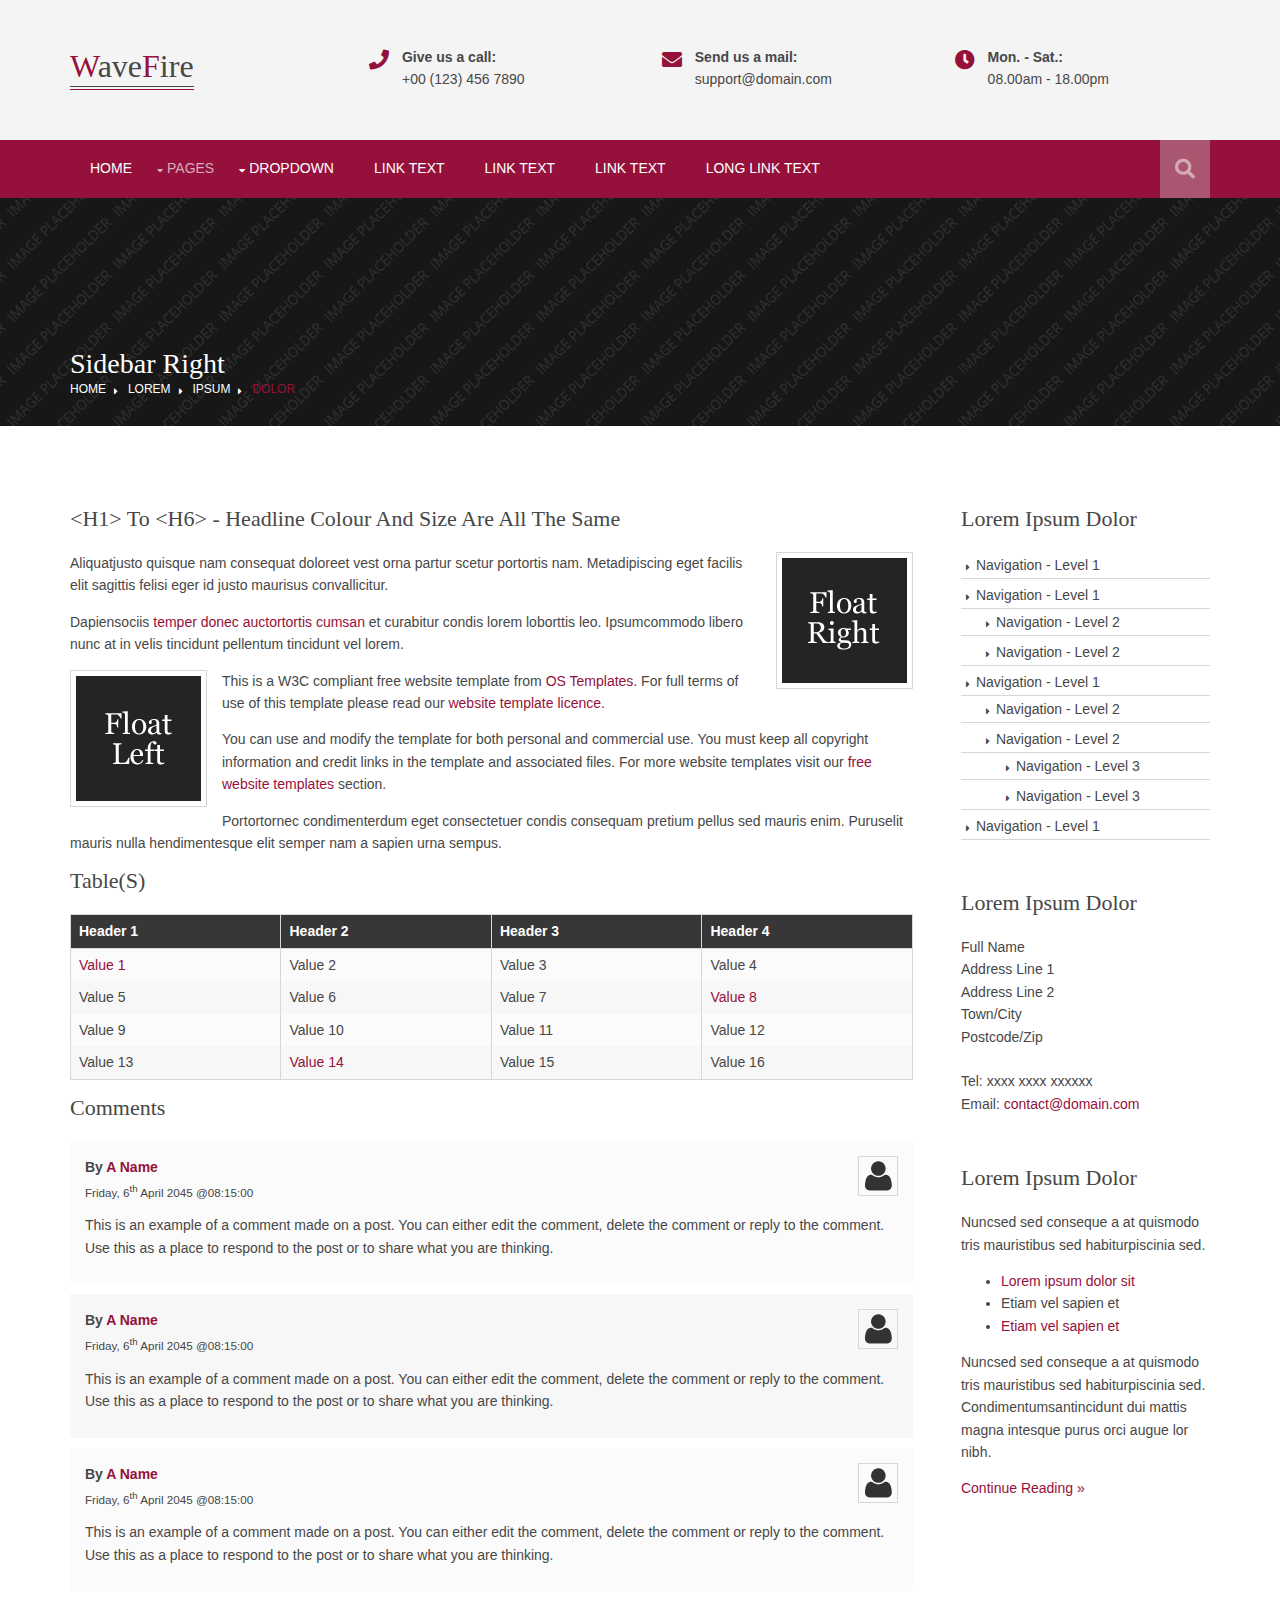
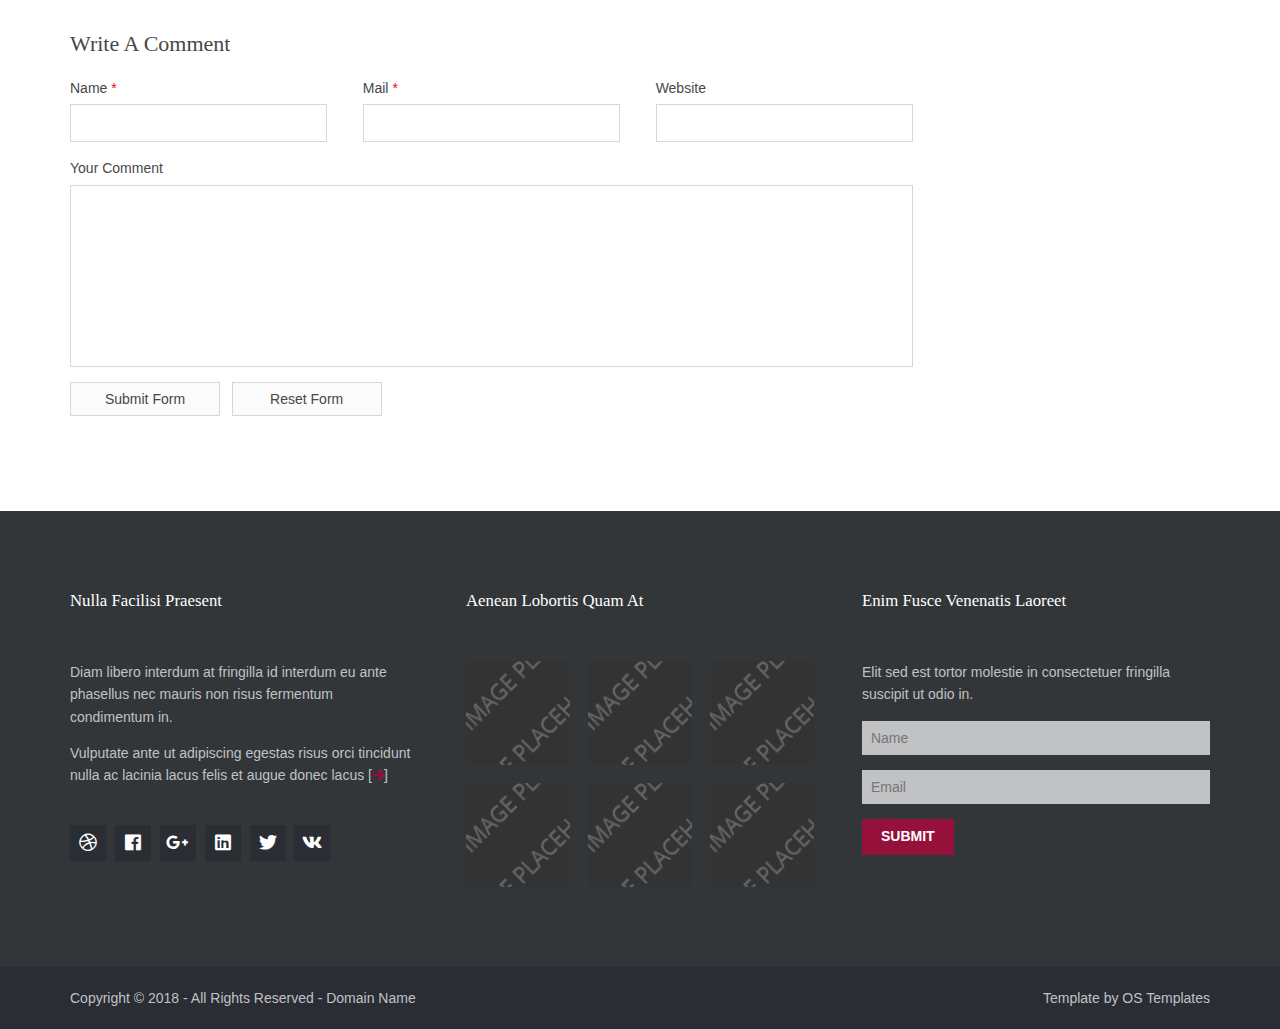
<file: pages/sidebar-right.html>
<!DOCTYPE html>
<!--
Template Name: Wavefire
Author: <a href="https://www.os-templates.com/">OS Templates</a>
Author URI: https://www.os-templates.com/
Copyright: OS-Templates.com
Licence: Free to use under our free template licence terms
Licence URI: https://www.os-templates.com/template-terms
-->
<html lang="">
<!-- To declare your language - read more here: https://www.w3.org/International/questions/qa-html-language-declarations -->
<head>
<title>Wavefire | Pages | Sidebar Right</title>
<meta charset="utf-8">
<meta name="viewport" content="width=device-width, initial-scale=1.0, maximum-scale=1.0, user-scalable=no">
<link href="../layout/styles/layout.css" rel="stylesheet" type="text/css" media="all">
</head>
<body id="top">
<!-- ################################################################################################ -->
<!-- ################################################################################################ -->
<!-- ################################################################################################ -->
<div class="wrapper row0">
  <header id="header" class="hoc clear"> 
    <!-- ################################################################################################ -->
    <div id="logo" class="one_quarter first">
      <h1><a href="../index.html"><span>w</span>ave<span>f</span>ire</a></h1>
    </div>
    <div class="three_quarter">
      <ul class="nospace clear">
        <li class="one_third first">
          <div class="block clear"><a href="#"><i class="fas fa-phone"></i></a> <span><strong>Give us a call:</strong> +00 (123) 456 7890</span></div>
        </li>
        <li class="one_third">
          <div class="block clear"><a href="#"><i class="fas fa-envelope"></i></a> <span><strong>Send us a mail:</strong> support@domain.com</span></div>
        </li>
        <li class="one_third">
          <div class="block clear"><a href="#"><i class="fas fa-clock"></i></a> <span><strong> Mon. - Sat.:</strong> 08.00am - 18.00pm</span></div>
        </li>
      </ul>
    </div>
    <!-- ################################################################################################ -->
  </header>
</div>
<!-- ################################################################################################ -->
<!-- ################################################################################################ -->
<!-- ################################################################################################ -->
<div class="wrapper row1">
  <section class="hoc clear"> 
    <!-- ################################################################################################ -->
    <nav id="mainav">
      <ul class="clear">
        <li><a href="../index.html">Home</a></li>
        <li class="active"><a class="drop" href="#">Pages</a>
          <ul>
            <li><a href="gallery.html">Gallery</a></li>
            <li><a href="full-width.html">Full Width</a></li>
            <li><a href="sidebar-left.html">Sidebar Left</a></li>
            <li class="active"><a href="sidebar-right.html">Sidebar Right</a></li>
            <li><a href="basic-grid.html">Basic Grid</a></li>
            <li><a href="font-icons.html">Font Icons</a></li>
          </ul>
        </li>
        <li><a class="drop" href="#">Dropdown</a>
          <ul>
            <li><a href="#">Level 2</a></li>
            <li><a class="drop" href="#">Level 2 + Drop</a>
              <ul>
                <li><a href="#">Level 3</a></li>
                <li><a href="#">Level 3</a></li>
                <li><a href="#">Level 3</a></li>
              </ul>
            </li>
            <li><a href="#">Level 2</a></li>
          </ul>
        </li>
        <li><a href="#">Link Text</a></li>
        <li><a href="#">Link Text</a></li>
        <li><a href="#">Link Text</a></li>
        <li><a href="#">Long Link Text</a></li>
      </ul>
    </nav>
    <!-- ################################################################################################ -->
    <div id="searchform">
      <div>
        <form action="#" method="post">
          <fieldset>
            <legend>Quick Search:</legend>
            <input type="text" placeholder="Enter search term&hellip;">
            <button type="submit"><i class="fas fa-search"></i></button>
          </fieldset>
        </form>
      </div>
    </div>
    <!-- ################################################################################################ -->
  </section>
</div>
<!-- ################################################################################################ -->
<!-- ################################################################################################ -->
<!-- ################################################################################################ -->
<div class="wrapper bgded overlay" style="background-image:url('../images/demo/backgrounds/01.png');">
  <div id="breadcrumb" class="hoc clear"> 
    <!-- ################################################################################################ -->
    <h6 class="heading">Sidebar Right</h6>
    <ul>
      <li><a href="#">Home</a></li>
      <li><a href="#">Lorem</a></li>
      <li><a href="#">Ipsum</a></li>
      <li><a href="#">Dolor</a></li>
    </ul>
    <!-- ################################################################################################ -->
  </div>
</div>
<!-- ################################################################################################ -->
<!-- ################################################################################################ -->
<!-- ################################################################################################ -->
<div class="wrapper row3">
  <main class="hoc container clear"> 
    <!-- main body -->
    <!-- ################################################################################################ -->
    <div class="content three_quarter first"> 
      <!-- ################################################################################################ -->
      <h1>&lt;h1&gt; to &lt;h6&gt; - Headline Colour and Size Are All The Same</h1>
      <img class="imgr borderedbox inspace-5" src="../images/demo/imgr.gif" alt="">
      <p>Aliquatjusto quisque nam consequat doloreet vest orna partur scetur portortis nam. Metadipiscing eget facilis elit sagittis felisi eger id justo maurisus convallicitur.</p>
      <p>Dapiensociis <a href="#">temper donec auctortortis cumsan</a> et curabitur condis lorem loborttis leo. Ipsumcommodo libero nunc at in velis tincidunt pellentum tincidunt vel lorem.</p>
      <img class="imgl borderedbox inspace-5" src="../images/demo/imgl.gif" alt="">
      <p>This is a W3C compliant free website template from <a href="https://www.os-templates.com/" title="Free Website Templates">OS Templates</a>. For full terms of use of this template please read our <a href="https://www.os-templates.com/template-terms">website template licence</a>.</p>
      <p>You can use and modify the template for both personal and commercial use. You must keep all copyright information and credit links in the template and associated files. For more website templates visit our <a href="https://www.os-templates.com/">free website templates</a> section.</p>
      <p>Portortornec condimenterdum eget consectetuer condis consequam pretium pellus sed mauris enim. Puruselit mauris nulla hendimentesque elit semper nam a sapien urna sempus.</p>
      <h1>Table(s)</h1>
      <div class="scrollable">
        <table>
          <thead>
            <tr>
              <th>Header 1</th>
              <th>Header 2</th>
              <th>Header 3</th>
              <th>Header 4</th>
            </tr>
          </thead>
          <tbody>
            <tr>
              <td><a href="#">Value 1</a></td>
              <td>Value 2</td>
              <td>Value 3</td>
              <td>Value 4</td>
            </tr>
            <tr>
              <td>Value 5</td>
              <td>Value 6</td>
              <td>Value 7</td>
              <td><a href="#">Value 8</a></td>
            </tr>
            <tr>
              <td>Value 9</td>
              <td>Value 10</td>
              <td>Value 11</td>
              <td>Value 12</td>
            </tr>
            <tr>
              <td>Value 13</td>
              <td><a href="#">Value 14</a></td>
              <td>Value 15</td>
              <td>Value 16</td>
            </tr>
          </tbody>
        </table>
      </div>
      <div id="comments">
        <h2>Comments</h2>
        <ul>
          <li>
            <article>
              <header>
                <figure class="avatar"><img src="../images/demo/avatar.png" alt=""></figure>
                <address>
                By <a href="#">A Name</a>
                </address>
                <time datetime="2045-04-06T08:15+00:00">Friday, 6<sup>th</sup> April 2045 @08:15:00</time>
              </header>
              <div class="comcont">
                <p>This is an example of a comment made on a post. You can either edit the comment, delete the comment or reply to the comment. Use this as a place to respond to the post or to share what you are thinking.</p>
              </div>
            </article>
          </li>
          <li>
            <article>
              <header>
                <figure class="avatar"><img src="../images/demo/avatar.png" alt=""></figure>
                <address>
                By <a href="#">A Name</a>
                </address>
                <time datetime="2045-04-06T08:15+00:00">Friday, 6<sup>th</sup> April 2045 @08:15:00</time>
              </header>
              <div class="comcont">
                <p>This is an example of a comment made on a post. You can either edit the comment, delete the comment or reply to the comment. Use this as a place to respond to the post or to share what you are thinking.</p>
              </div>
            </article>
          </li>
          <li>
            <article>
              <header>
                <figure class="avatar"><img src="../images/demo/avatar.png" alt=""></figure>
                <address>
                By <a href="#">A Name</a>
                </address>
                <time datetime="2045-04-06T08:15+00:00">Friday, 6<sup>th</sup> April 2045 @08:15:00</time>
              </header>
              <div class="comcont">
                <p>This is an example of a comment made on a post. You can either edit the comment, delete the comment or reply to the comment. Use this as a place to respond to the post or to share what you are thinking.</p>
              </div>
            </article>
          </li>
        </ul>
        <h2>Write A Comment</h2>
        <form action="#" method="post">
          <div class="one_third first">
            <label for="name">Name <span>*</span></label>
            <input type="text" name="name" id="name" value="" size="22" required>
          </div>
          <div class="one_third">
            <label for="email">Mail <span>*</span></label>
            <input type="email" name="email" id="email" value="" size="22" required>
          </div>
          <div class="one_third">
            <label for="url">Website</label>
            <input type="url" name="url" id="url" value="" size="22">
          </div>
          <div class="block clear">
            <label for="comment">Your Comment</label>
            <textarea name="comment" id="comment" cols="25" rows="10"></textarea>
          </div>
          <div>
            <input type="submit" name="submit" value="Submit Form">
            &nbsp;
            <input type="reset" name="reset" value="Reset Form">
          </div>
        </form>
      </div>
      <!-- ################################################################################################ -->
    </div>
    <!-- ################################################################################################ -->
    <!-- ################################################################################################ -->
    <div class="sidebar one_quarter"> 
      <!-- ################################################################################################ -->
      <h6>Lorem ipsum dolor</h6>
      <nav class="sdb_holder">
        <ul>
          <li><a href="#">Navigation - Level 1</a></li>
          <li><a href="#">Navigation - Level 1</a>
            <ul>
              <li><a href="#">Navigation - Level 2</a></li>
              <li><a href="#">Navigation - Level 2</a></li>
            </ul>
          </li>
          <li><a href="#">Navigation - Level 1</a>
            <ul>
              <li><a href="#">Navigation - Level 2</a></li>
              <li><a href="#">Navigation - Level 2</a>
                <ul>
                  <li><a href="#">Navigation - Level 3</a></li>
                  <li><a href="#">Navigation - Level 3</a></li>
                </ul>
              </li>
            </ul>
          </li>
          <li><a href="#">Navigation - Level 1</a></li>
        </ul>
      </nav>
      <div class="sdb_holder">
        <h6>Lorem ipsum dolor</h6>
        <address>
        Full Name<br>
        Address Line 1<br>
        Address Line 2<br>
        Town/City<br>
        Postcode/Zip<br>
        <br>
        Tel: xxxx xxxx xxxxxx<br>
        Email: <a href="#">contact@domain.com</a>
        </address>
      </div>
      <div class="sdb_holder">
        <article>
          <h6>Lorem ipsum dolor</h6>
          <p>Nuncsed sed conseque a at quismodo tris mauristibus sed habiturpiscinia sed.</p>
          <ul>
            <li><a href="#">Lorem ipsum dolor sit</a></li>
            <li>Etiam vel sapien et</li>
            <li><a href="#">Etiam vel sapien et</a></li>
          </ul>
          <p>Nuncsed sed conseque a at quismodo tris mauristibus sed habiturpiscinia sed. Condimentumsantincidunt dui mattis magna intesque purus orci augue lor nibh.</p>
          <p class="more"><a href="#">Continue Reading &raquo;</a></p>
        </article>
      </div>
      <!-- ################################################################################################ -->
    </div>
    <!-- ################################################################################################ -->
    <!-- / main body -->
    <div class="clear"></div>
  </main>
</div>
<!-- ################################################################################################ -->
<!-- ################################################################################################ -->
<!-- ################################################################################################ -->
<div class="wrapper row4">
  <footer id="footer" class="hoc clear"> 
    <!-- ################################################################################################ -->
    <div class="one_third first">
      <h6 class="heading">Nulla facilisi praesent</h6>
      <p>Diam libero interdum at fringilla id interdum eu ante phasellus nec mauris non risus fermentum condimentum in.</p>
      <p class="btmspace-30">Vulputate ante ut adipiscing egestas risus orci tincidunt nulla ac lacinia lacus felis et augue donec lacus [<a href="#"><i class="fas fa-arrow-right"></i></a>]</p>
      <ul class="faico clear">
        <li><a class="faicon-dribble" href="#"><i class="fab fa-dribbble"></i></a></li>
        <li><a class="faicon-facebook" href="#"><i class="fab fa-facebook"></i></a></li>
        <li><a class="faicon-google-plus" href="#"><i class="fab fa-google-plus-g"></i></a></li>
        <li><a class="faicon-linkedin" href="#"><i class="fab fa-linkedin"></i></a></li>
        <li><a class="faicon-twitter" href="#"><i class="fab fa-twitter"></i></a></li>
        <li><a class="faicon-vk" href="#"><i class="fab fa-vk"></i></a></li>
      </ul>
    </div>
    <div class="one_third">
      <h6 class="heading">Aenean lobortis quam at</h6>
      <ul class="nospace clear latestimg">
        <li><a href="#"><img src="../images/demo/100x100.png" alt=""></a></li>
        <li><a href="#"><img src="../images/demo/100x100.png" alt=""></a></li>
        <li><a href="#"><img src="../images/demo/100x100.png" alt=""></a></li>
        <li><a href="#"><img src="../images/demo/100x100.png" alt=""></a></li>
        <li><a href="#"><img src="../images/demo/100x100.png" alt=""></a></li>
        <li><a href="#"><img src="../images/demo/100x100.png" alt=""></a></li>
      </ul>
    </div>
    <div class="one_third">
      <h6 class="heading">Enim fusce venenatis laoreet</h6>
      <p class="nospace btmspace-15">Elit sed est tortor molestie in consectetuer fringilla suscipit ut odio in.</p>
      <form method="post" action="#">
        <fieldset>
          <legend>Newsletter:</legend>
          <input class="btmspace-15" type="text" value="" placeholder="Name">
          <input class="btmspace-15" type="text" value="" placeholder="Email">
          <button type="submit" value="submit">Submit</button>
        </fieldset>
      </form>
    </div>
    <!-- ################################################################################################ -->
  </footer>
</div>
<!-- ################################################################################################ -->
<!-- ################################################################################################ -->
<!-- ################################################################################################ -->
<div class="wrapper row5">
  <div id="copyright" class="hoc clear"> 
    <!-- ################################################################################################ -->
    <p class="fl_left">Copyright &copy; 2018 - All Rights Reserved - <a href="#">Domain Name</a></p>
    <p class="fl_right">Template by <a target="_blank" href="https://www.os-templates.com/" title="Free Website Templates">OS Templates</a></p>
    <!-- ################################################################################################ -->
  </div>
</div>
<!-- ################################################################################################ -->
<!-- ################################################################################################ -->
<!-- ################################################################################################ -->
<a id="backtotop" href="#top"><i class="fas fa-chevron-up"></i></a>
<!-- JAVASCRIPTS -->
<script src="../layout/scripts/jquery.min.js"></script>
<script src="../layout/scripts/jquery.backtotop.js"></script>
<script src="../layout/scripts/jquery.mobilemenu.js"></script>
</body>
</html>
</file>
<file: layout/styles/layout.css>
@charset "utf-8";
/*
Template Name: Wavefire
Author: <a href="https://www.os-templates.com/">OS Templates</a>
Author URI: https://www.os-templates.com/
Copyright: OS-Templates.com
Licence: Free to use under our free template licence terms
Licence URI: https://www.os-templates.com/template-terms
File: Layout CSS
*/

@import url("fontawesome-free/css/fontawesome-all.min.css");
@import url("framework.css");

/* Rows
--------------------------------------------------------------------------------------------------------------- */
.row0, .row0 a{}
.row1, .row1 a{}
.row2, .row2 a{}
.row3, .row3 a{}
.row4, .row4 a{}
.row5, .row5 a{}


/* Header
--------------------------------------------------------------------------------------------------------------- */
#header{padding:50px 0;}

#header #logo *{margin:0; padding:0; line-height:1;}
#header #logo h1{display:inline-block; position:relative; padding-bottom:8px; font-size:32px;}
#header #logo h1::before, #header #logo h1::after{display:block; position:absolute; bottom:0; width:100%; height:1px; content:"";}/* Creates the 2 lines underneath the logo */
#header #logo h1::before{bottom:3px;}
#header #logo h1 span{text-transform:uppercase;}

#header ul{}
#header ul li{}
#header ul li div{position:relative; min-height:30px; padding:0 0 0 35px; line-height:1;}
#header ul li div i{position:absolute; top:0; left:0; width:25px; height:23px; font-size:20px; text-align:center;}
#header ul li div span{display:block;}
#header ul li div strong{display:block; margin:0 0 8px 0;}

#header div:last-child{margin-bottom:0;}/* Used when elements stack in small viewports */


/* Search Form
--------------------------------------------------------------------------------------------------------------- */
#searchform{display:block; position:relative; float:right; height:58px; line-height:1; z-index:999;}

#searchform::after{display:block; height:58px; line-height:58px; padding:0 15px; font-size:20px; font-family:"Font Awesome\ 5 Free"; font-weight:900; content:"\f002"/* fa-search */;}
#searchform:hover::after, #searchform button{cursor:pointer;}
#searchform > div{position:absolute; top:58px; right:0; width:280px; visibility:hidden; opacity:0/* Required for transition effect */;}
#searchform:hover > div{visibility:visible; opacity:1/* Required for transition effect */;}
#searchform form{display:block; position:relative;}
#searchform form *{border:none;}
#searchform input{display:block; width:100%; height:36px; padding:8px 40px 8px 10px; font-size:1rem;}
#searchform ::placeholder{text-transform:capitalize;}
#searchform button{display:block; position:absolute; top:3px; right:2px; height:30px; font-size:16px; line-height:1;}


/* Page Intro
--------------------------------------------------------------------------------------------------------------- */
#pageintro{padding:180px 0;}

#pageintro article{display:block; max-width:60%; margin:0 auto; text-align:center;}
#pageintro .heading{margin-bottom:20px; font-size:4rem;}
#pageintro p:first-of-type{margin:0 0 20px 0; text-transform:uppercase; font-size:1.6rem; letter-spacing:5px;}
#pageintro footer{margin-top:50px;}


/* Content Area
--------------------------------------------------------------------------------------------------------------- */
.container{padding:80px 0;}

/* Content */
.container .content{}

.sectiontitle{display:block; max-width:55%; margin:0 auto 80px; text-align:center;}
.sectiontitle *{margin:0;}

.ringcon, .ringcon::before{border-radius:50%;}
.ringcon{display:inline-block; position:relative;}
.ringcon::before{display:block; position:absolute; top:20px; left:20px; width:120px; height:120px; border:2px solid; content:"";}
.ringcon i{display:block; position:relative; width:160px; height:160px; line-height:160px; font-size:50px;}

.overview{}
.overview > li{margin-bottom:50px;}
.overview > li:nth-last-child(-n+3){margin-bottom:0;}/* Removes bottom margin from the last three items - margin is restored in the media queries when items stack */
.overview > li:nth-child(3n+1){margin-left:0; clear:left;}/* Removes the need to add class="first" */
.overview article{display:block; position:relative; padding:0 0 0 65px;}
.overview article *{margin:0; padding:0;}
.overview article > a > i{display:inline-block; position:absolute; top:0; left:0; width:60px; overflow:hidden; line-height:1; font-size:42px;}
.overview article .heading, .overview article p{margin-bottom:20px;}

/* Comments */
#comments ul{margin:0 0 40px 0; padding:0; list-style:none;}
#comments li{margin:0 0 10px 0; padding:15px;}
#comments .avatar{float:right; margin:0 0 10px 10px; padding:3px; border:1px solid;}
#comments address{font-weight:bold;}
#comments time{font-size:smaller;}
#comments .comcont{display:block; margin:0; padding:0;}
#comments .comcont p{margin:10px 5px 10px 0; padding:0;}

#comments form{display:block; width:100%;}
#comments input, #comments textarea{width:100%; padding:10px; border:1px solid;}
#comments textarea{overflow:auto;}
#comments div{margin-bottom:15px;}
#comments input[type="submit"], #comments input[type="reset"]{display:inline-block; width:auto; min-width:150px; margin:0; padding:8px 5px; cursor:pointer;}

/* Sidebar */
.container .sidebar{}

.sidebar .sdb_holder{margin-bottom:50px;}
.sidebar .sdb_holder:last-child{margin-bottom:0;}


/* Latest
--------------------------------------------------------------------------------------------------------------- */
#latest{margin-bottom:80px;}
#latest article{}
#latest article img{width:100%;}/* Force the image to have the full width of parent at all times */
#latest article .heading{font-size:1.3rem;}
#latest article .excerpt{padding:20px; border:solid; border-width:0 1px 1px 1px;}


/* Footer
--------------------------------------------------------------------------------------------------------------- */
#footer{padding:80px 0;}

#footer .heading{margin-bottom:50px; font-size:1.2rem;}

#footer .linklist li{display:block; margin-bottom:15px; padding:0 0 15px 0; border-bottom:1px solid;}
#footer .linklist li:last-child{margin:0; padding:0; border:none;}
#footer .linklist li::before, #footer .linklist li::after{display:table; content:"";}
#footer .linklist li, #footer .linklist li::after{clear:both;}

#footer input, #footer button{border:1px solid;}
#footer input{display:block; width:100%; padding:8px;}
#footer button{padding:8px 18px 10px; text-transform:uppercase; font-weight:700; cursor:pointer;}

.latestimg{}
.latestimg > li{display:inline-block; float:left; width:30%; margin:0 0 5% 5%;}
.latestimg > li:nth-last-child(-n+3){margin-bottom:0;}/* Removes bottom margin from the last three items - margin is restored in the media queries when items stack */
.latestimg > li:nth-child(3n+1){margin-left:0; clear:left;}/* Removes the need to add class="first" */
.latestimg > li img{width:100%;}/* Force the image to resize to take the full space - may have to be changed for tablets, depends on personal preference */


/* Copyright
--------------------------------------------------------------------------------------------------------------- */
#copyright{padding:20px 0;}
#copyright *{margin:0; padding:0;}


/* Transition Fade
This gives a smooth transition to "ALL" elements used in the layout - other than the navigation form used in mobile devices
If you don't want it to fade all elements, you have to list the ones you want to be faded individually
Delete it completely to stop fading
--------------------------------------------------------------------------------------------------------------- */
*, *::before, *::after{transition:all .3s ease-in-out;}
#mainav form *{transition:none !important;}


/* ------------------------------------------------------------------------------------------------------------ */
/* ------------------------------------------------------------------------------------------------------------ */
/* ------------------------------------------------------------------------------------------------------------ */
/* ------------------------------------------------------------------------------------------------------------ */
/* ------------------------------------------------------------------------------------------------------------ */


/* Navigation
--------------------------------------------------------------------------------------------------------------- */
nav ul, nav ol{margin:0; padding:0; list-style:none;}

#mainav, #breadcrumb, .sidebar nav{line-height:normal;}
#mainav .drop::after, #mainav li li .drop::after, #breadcrumb li a::after, .sidebar nav a::after{position:absolute; font-family:"Font Awesome\ 5 Free"; font-weight:900; font-size:10px; line-height:10px;}

/* Top Navigation */
#mainav{display:block; float:left;}
#mainav ul{text-transform:uppercase;}
#mainav ul ul{z-index:9999; position:absolute; width:180px; text-transform:none; text-align:left;}
#mainav ul ul ul{left:180px; top:0;}
#mainav li{display:block; float:left; position:relative; margin:0; padding:0;}
#mainav li:last-child{margin-right:0;}
#mainav li li{width:100%; margin:0;}
#mainav li a{display:block; padding:20px;}
#mainav li li a{border:solid; border-width:0 0 1px 0;}
#mainav .drop{padding-left:15px;}
#mainav li li a, #mainav li li .drop{display:block; margin:0; padding:10px 15px;}
#mainav .drop::after, #mainav li li .drop::after{content:"\f0d7";}
#mainav .drop::after{top:25px; left:5px;}
#mainav li li .drop::after{top:15px; left:5px;}
#mainav ul ul{visibility:hidden; opacity:0;}
#mainav ul li:hover > ul{visibility:visible; opacity:1;}

#mainav form{display:none; width:100%; margin:0; padding:0;}
#mainav form select, #mainav form select option{display:block; cursor:pointer; outline:none;}
#mainav form select{width:100%; padding:5px; border:none;}
#mainav form select option{margin:5px; padding:0; border:none;}

/* Breadcrumb */
#breadcrumb{padding:150px 0 30px;}
#breadcrumb ul{margin:0; padding:0; list-style:none; text-transform:uppercase;}
#breadcrumb li{display:inline-block; margin:0 6px 0 0; padding:0;}
#breadcrumb li a{display:block; position:relative; margin:0; padding:0 12px 0 0; font-size:12px;}
#breadcrumb li a::after{top:4px; right:0; content:"\f0da";}
#breadcrumb li:last-child a{margin:0; padding:0;}
#breadcrumb li:last-child a::after{display:none;}
#breadcrumb .heading{margin:0; font-size:2rem;}

/* Sidebar Navigation */
.sidebar nav{display:block; width:100%;}
.sidebar nav li{margin:0 0 3px 0; padding:0;}
.sidebar nav a{display:block; position:relative; margin:0; padding:5px 10px 5px 15px; text-decoration:none; border:solid; border-width:0 0 1px 0;}
.sidebar nav a::after{top:10px; left:5px; content:"\f0da";}
.sidebar nav ul ul a{padding-left:35px;}
.sidebar nav ul ul a::after{left:25px;}
.sidebar nav ul ul ul a{padding-left:55px;}
.sidebar nav ul ul ul a::after{left:45px;}

/* Pagination */
.pagination{display:block; width:100%; text-align:center; clear:both;}
.pagination li{display:inline-block; margin:0 2px 0 0;}
.pagination li:last-child{margin-right:0;}
.pagination a, .pagination strong{display:block; padding:8px 11px; border:1px solid; background-clip:padding-box; font-weight:normal;}

/* Back to Top */
#backtotop{z-index:999; display:inline-block; position:fixed; visibility:hidden; bottom:20px; right:20px; width:36px; height:36px; line-height:36px; font-size:16px; text-align:center; opacity:.2;}
#backtotop i{display:block; width:100%; height:100%; line-height:inherit;}
#backtotop.visible{visibility:visible; opacity:.5;}
#backtotop:hover{opacity:1;}


/* Tables
--------------------------------------------------------------------------------------------------------------- */
table, th, td{border:1px solid; border-collapse:collapse; vertical-align:top;}
table, th{table-layout:auto;}
table{width:100%; margin-bottom:15px;}
th, td{padding:5px 8px;}
td{border-width:0 1px;}


/* Gallery
--------------------------------------------------------------------------------------------------------------- */
#gallery{display:block; width:100%; margin-bottom:50px;}
#gallery figure figcaption{display:block; width:100%; clear:both;}
#gallery li{margin-bottom:30px;}


/* Font Awesome Social Icons
--------------------------------------------------------------------------------------------------------------- */
.faico{margin:0; padding:0; list-style:none;}
.faico li{display:inline-block; margin:8px 5px 0 0; padding:0; line-height:normal;}
.faico li:last-child{margin-right:0;}
.faico a{display:inline-block; width:36px; height:36px; line-height:36px; font-size:18px; text-align:center;}

.faico a{color:#FFFFFF; background-color:#2A2D34;}
.faico a:hover{}

.faicon-dribble:hover{background-color:#EA4C89;}
.faicon-facebook:hover{background-color:#3B5998;}
.faicon-google-plus:hover{background-color:#DB4A39;}
.faicon-linkedin:hover{background-color:#0E76A8;}
.faicon-twitter:hover{background-color:#00ACEE;}
.faicon-vk:hover{background-color:#4E658E;}


/* ------------------------------------------------------------------------------------------------------------ */
/* ------------------------------------------------------------------------------------------------------------ */
/* ------------------------------------------------------------------------------------------------------------ */
/* ------------------------------------------------------------------------------------------------------------ */
/* ------------------------------------------------------------------------------------------------------------ */


/* Colours
--------------------------------------------------------------------------------------------------------------- */
body{color:#474747; background-color:#FFFFFF;}
a{color:#95103B;}
a:active, a:focus{background:transparent;}/* IE10 + 11 Bugfix - prevents grey background */
hr, .borderedbox{border-color:#D7D7D7;}
label span{color:#FF0000; background-color:inherit;}
input:focus, textarea:focus, *:required:focus{border-color:#95103B;}

.overlay{color:#FFFFFF; background-color:inherit;}
.overlay::after{color:inherit; background-color:rgba(0,0,0,.55);}
.overlay.light{color:#474747;}
.overlay.light::after{background-color:rgba(255,255,255,.7);}

.btn, .btn.inverse:hover{color:#FFFFFF; background-color:#95103B; border-color:#95103B;}
.btn:hover, .btn.inverse{color:inherit; background-color:transparent; border-color:inherit;}

.imgover:hover::before{background:rgba(0,0,0,.55);}
.imgover, .imgover:hover::after{color:#95103B;}


/* Rows */
.row0{color:#474747; background-color:#F4F4F4;}
.row1, .row1 a{color:#FFFFFF; background-color:#95103B;}
.row2{color:#474747; background-color:#F4F4F4;}
.row3{color:#474747; background-color:#FFFFFF;}
.row4{color:#C1C2C4; background-color:#323639;}
.row5, .row5 a{color:#C1C2C4; background-color:#2A2D34;}

.gradient{color:#FFFFFF; background:linear-gradient(to bottom right, #8F9297, #C1C2C4);}


/* Header */
#header #logo h1::before{background-color:#474747;}
#header #logo h1::after{background-color:#95103B;}
#header #logo h1 a{color:inherit;}
#header #logo h1 span{color:#95103B;}


/* Search Form */
#searchform{color:rgba(255,255,255,.5); background:#AA5670;}
#searchform:hover{color:#95103B;}
#searchform input{color:#FFFFFF; background:#AA5670;}
#searchform button{color:#FFFFFF; background:transparent;}


/* Page Intro */
#pageintro{color:#FFFFFF;}


/* Content Area */
.ringcon{color:#FFFFFF; background-color:#95103B;}
.ringcon::before{background-color:#AA5670; border-color:rgba(255,255,255,.3);}
.ringcon:hover{background-color:#AA5670;}
.ringcon:hover::before{background-color:#95103B;}

.overview a{color:inherit;}
.overview article:hover a{color:#95103B;}


/* Latest */
#latest article .excerpt{color:inherit; background-color:#FFFFFF; border-color:rgba(0,0,0,.2);}


/* Footer */
#footer .heading{color:#FFFFFF;}
#footer hr, #footer .borderedbox, #footer .linklist li{border-color:rgba(255,255,255,.1);}

#footer input, #footer button{border-color:transparent;}
#footer input{color:#474747; background-color:#C1C2C4;}
#footer input:focus{border-color:#95103B;}
#footer button{color:#FFFFFF; background-color:#95103B;}


/* Navigation */
#mainav{}
#mainav li a{color:inherit;}
#mainav .active a, #mainav a:hover, #mainav li:hover > a{color:#D5ACBB; background-color:inherit;}
#mainav li li a, #mainav .active li a{color:#FFFFFF; background-color:rgba(149,16,59,.5);/* #95103B */ border-color:rgba(0,0,0,.6);}
#mainav li li:hover > a, #mainav .active .active > a{color:#D5ACBB; background-color:#95103B;}
#mainav form select{color:#474747; background-color:#FFFFFF;}

#breadcrumb a{color:inherit; background-color:inherit;}
#breadcrumb li:last-child a{color:#95103B;}

.container .sidebar nav a{color:inherit; border-color:#D7D7D7;}
.container .sidebar nav a:hover{color:#95103B;}

.pagination a, .pagination strong{border-color:#D7D7D7;}
.pagination .current *{color:#FFFFFF; background-color:#95103B;}

#backtotop{color:#FFFFFF; background-color:#95103B;}


/* Tables + Comments */
table, th, td, #comments .avatar, #comments input, #comments textarea{border-color:#D7D7D7;}
#comments input:focus, #comments textarea:focus, #comments *:required:focus{border-color:#95103B;}
th{color:#FFFFFF; background-color:#373737;}
tr, #comments li, #comments input[type="submit"], #comments input[type="reset"]{color:inherit; background-color:#FBFBFB;}
tr:nth-child(even), #comments li:nth-child(even){color:inherit; background-color:#F7F7F7;}
table a, #comments a{background-color:inherit;}


/* ------------------------------------------------------------------------------------------------------------ */
/* ------------------------------------------------------------------------------------------------------------ */
/* ------------------------------------------------------------------------------------------------------------ */
/* ------------------------------------------------------------------------------------------------------------ */
/* ------------------------------------------------------------------------------------------------------------ */


/* Media Queries
--------------------------------------------------------------------------------------------------------------- */
@-ms-viewport{width:device-width;}


/* Max Wrapper Width - Laptop, Desktop etc.
--------------------------------------------------------------------------------------------------------------- */
@media screen and (min-width:1140px){
	.hoc{max-width:1140px;}
}

@media screen and (min-width:978px) and (max-width:1140px){
	.hoc{max-width:95%;}
}


/* Mobile Devices
--------------------------------------------------------------------------------------------------------------- */
@media screen and (max-width:978px){
	.hoc{max-width:90%;}

	#header{}

	#mainav{width:80%; padding:15px 0 0 0;}
	#mainav ul{display:none;}
	#mainav form{display:block;}

	#breadcrumb{}

	.container{}
	#comments input[type="reset"]{margin-top:10px;}
	.pagination li{display:inline-block; margin:0 5px 5px 0;}

	#footer{}

	#copyright{}
	#copyright p:first-of-type{margin-bottom:10px;}
}

@media screen and (max-width:750px){
	.imgl, .imgr{display:inline-block; float:none; margin:0 0 10px 0;}
	.fl_left, .fl_right{display:block; float:none;}
	.group .group > *:last-child, .clear .clear > *:last-child, .clear .group > *:last-child, .group .clear > *:last-child{margin-bottom:0;}/* Experimental - Needs more testing in different situations, stops double margin when stacking */
	.one_half, .one_third, .two_third, .one_quarter, .two_quarter, .three_quarter{display:block; float:none; width:auto; margin:0 0 30px 0; padding:0;}

	#header{}

	#mainav{float:none; width:100%; padding:15px 0;}
	#searchform{display:none;}

	#pageintro article{max-width:none;}
	#pageintro .heading{font-size:2rem;}
	#pageintro p:first-of-type{font-size:1rem;}

	.sectiontitle{max-width:none;}

	.overview > li:nth-last-child(-n+3){margin-bottom:30px;}

	#latest article{max-width:348px;}/* Change it to suit your needs - default is the one_third grid width */

	#footer{padding-bottom:50px;}/* Not required, just looks a little better */
}


/* Other
--------------------------------------------------------------------------------------------------------------- */
@media screen and (max-width:650px){
	.scrollable{display:block; width:100%; margin:0 0 30px 0; padding:0 0 15px 0; overflow:auto; overflow-x:scroll;}
	.scrollable table{margin:0; padding:0; white-space:nowrap;}

	.inline li{display:block; margin-bottom:10px;}
	.pushright li{margin-right:0;}

	.font-x2{font-size:1.4rem;}
	.font-x3{font-size:1.6rem;}
}
</file>
